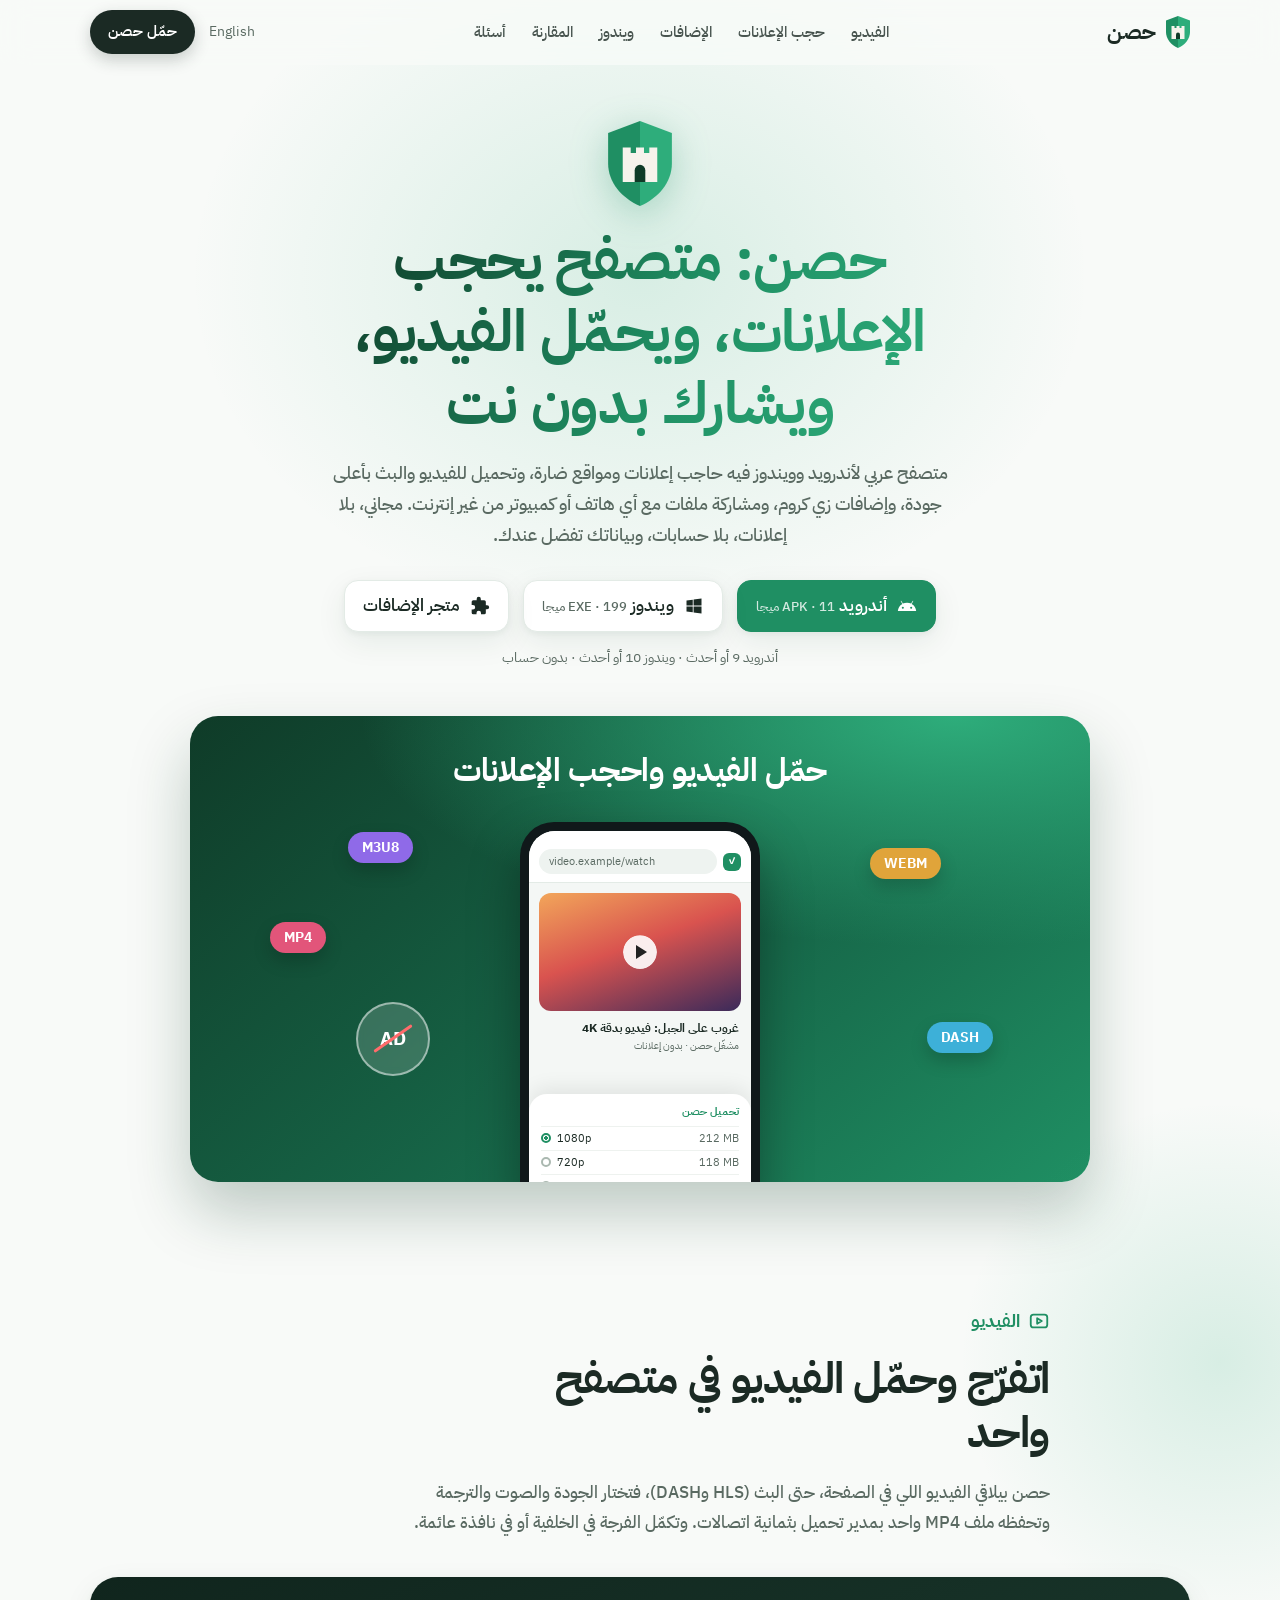
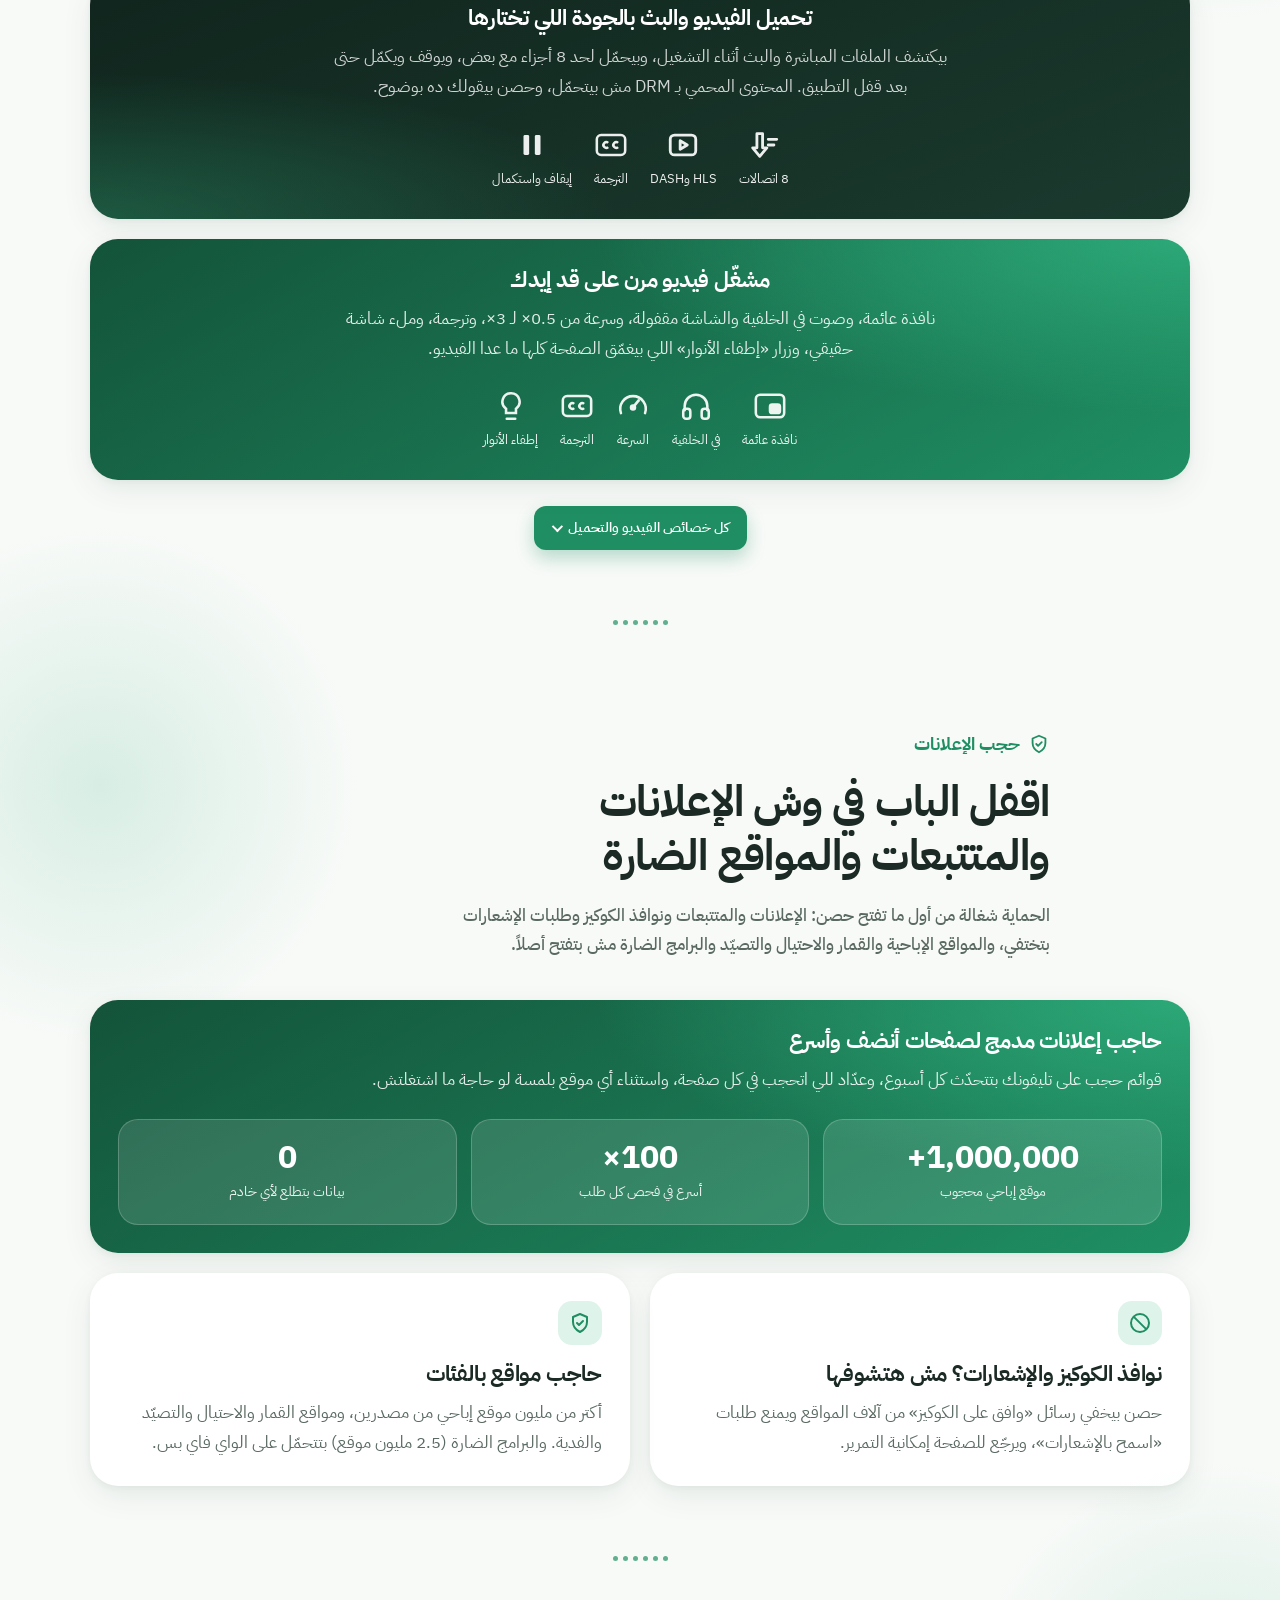
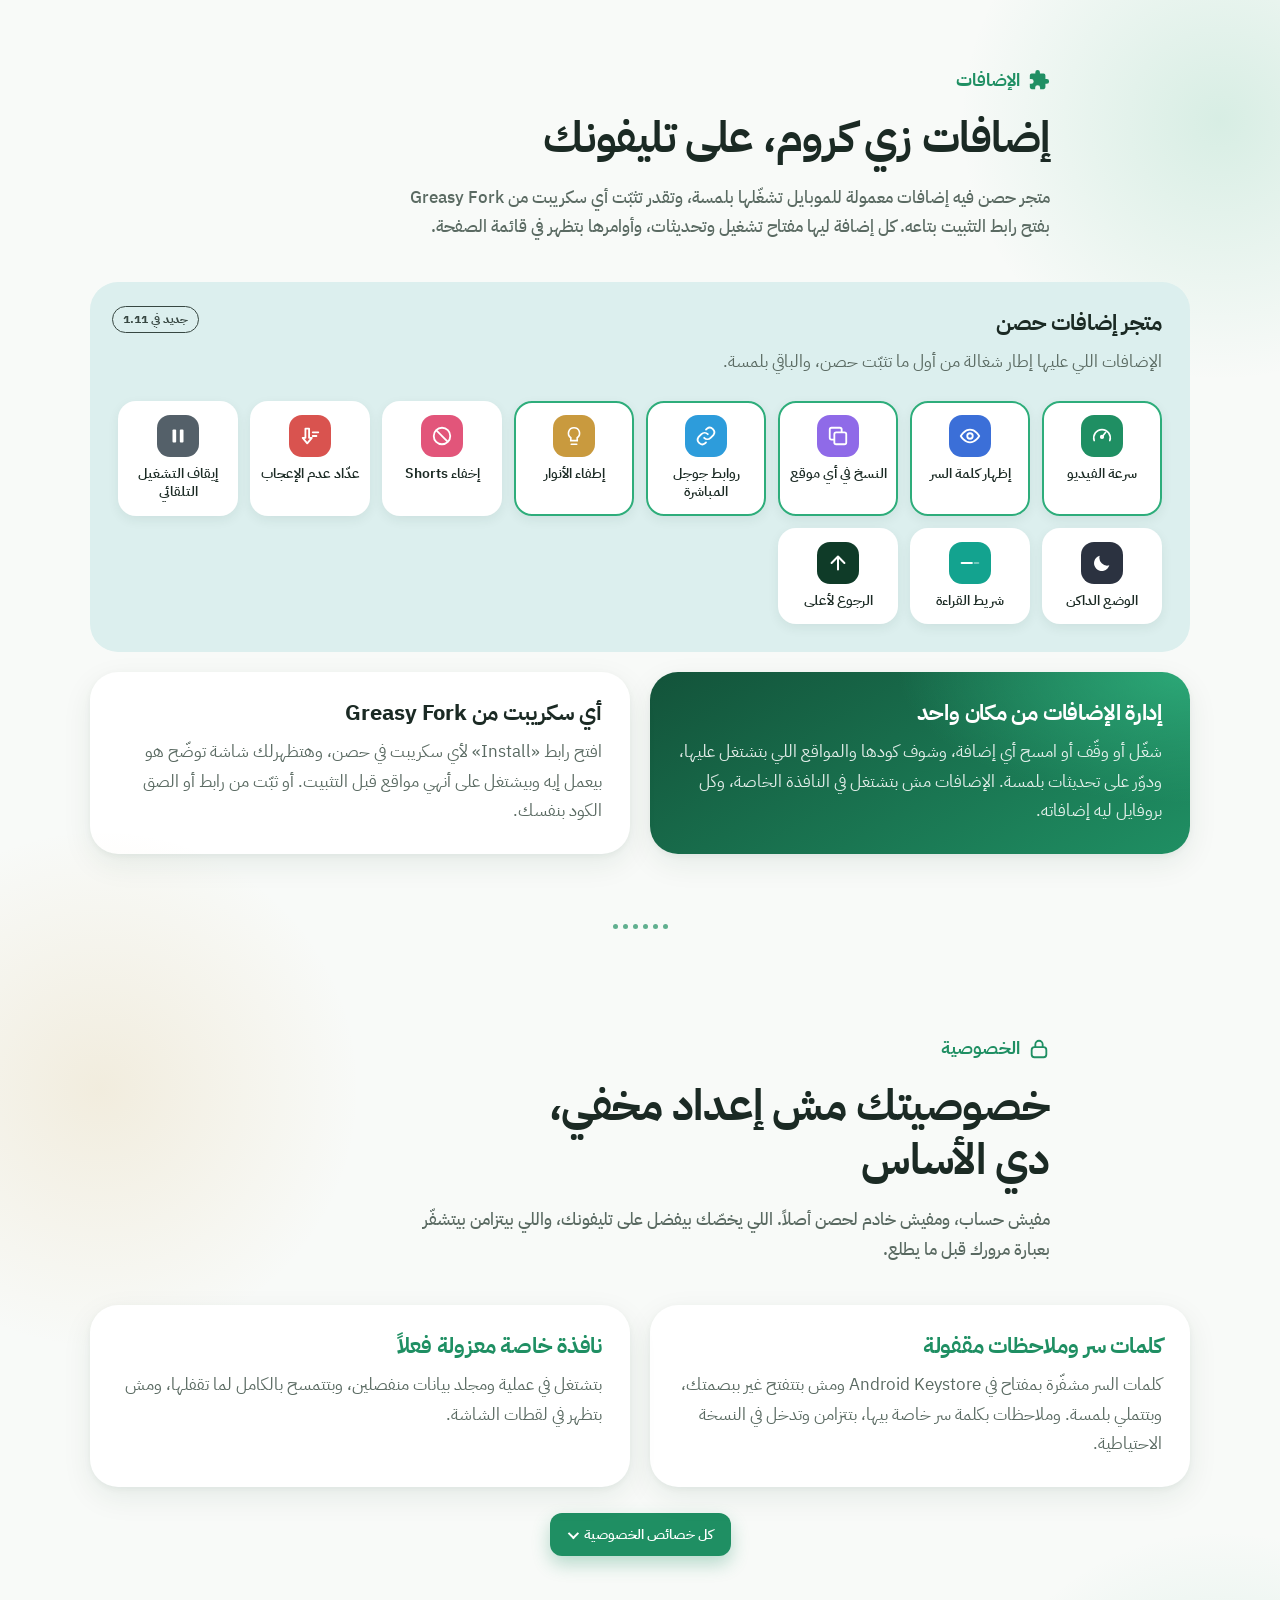
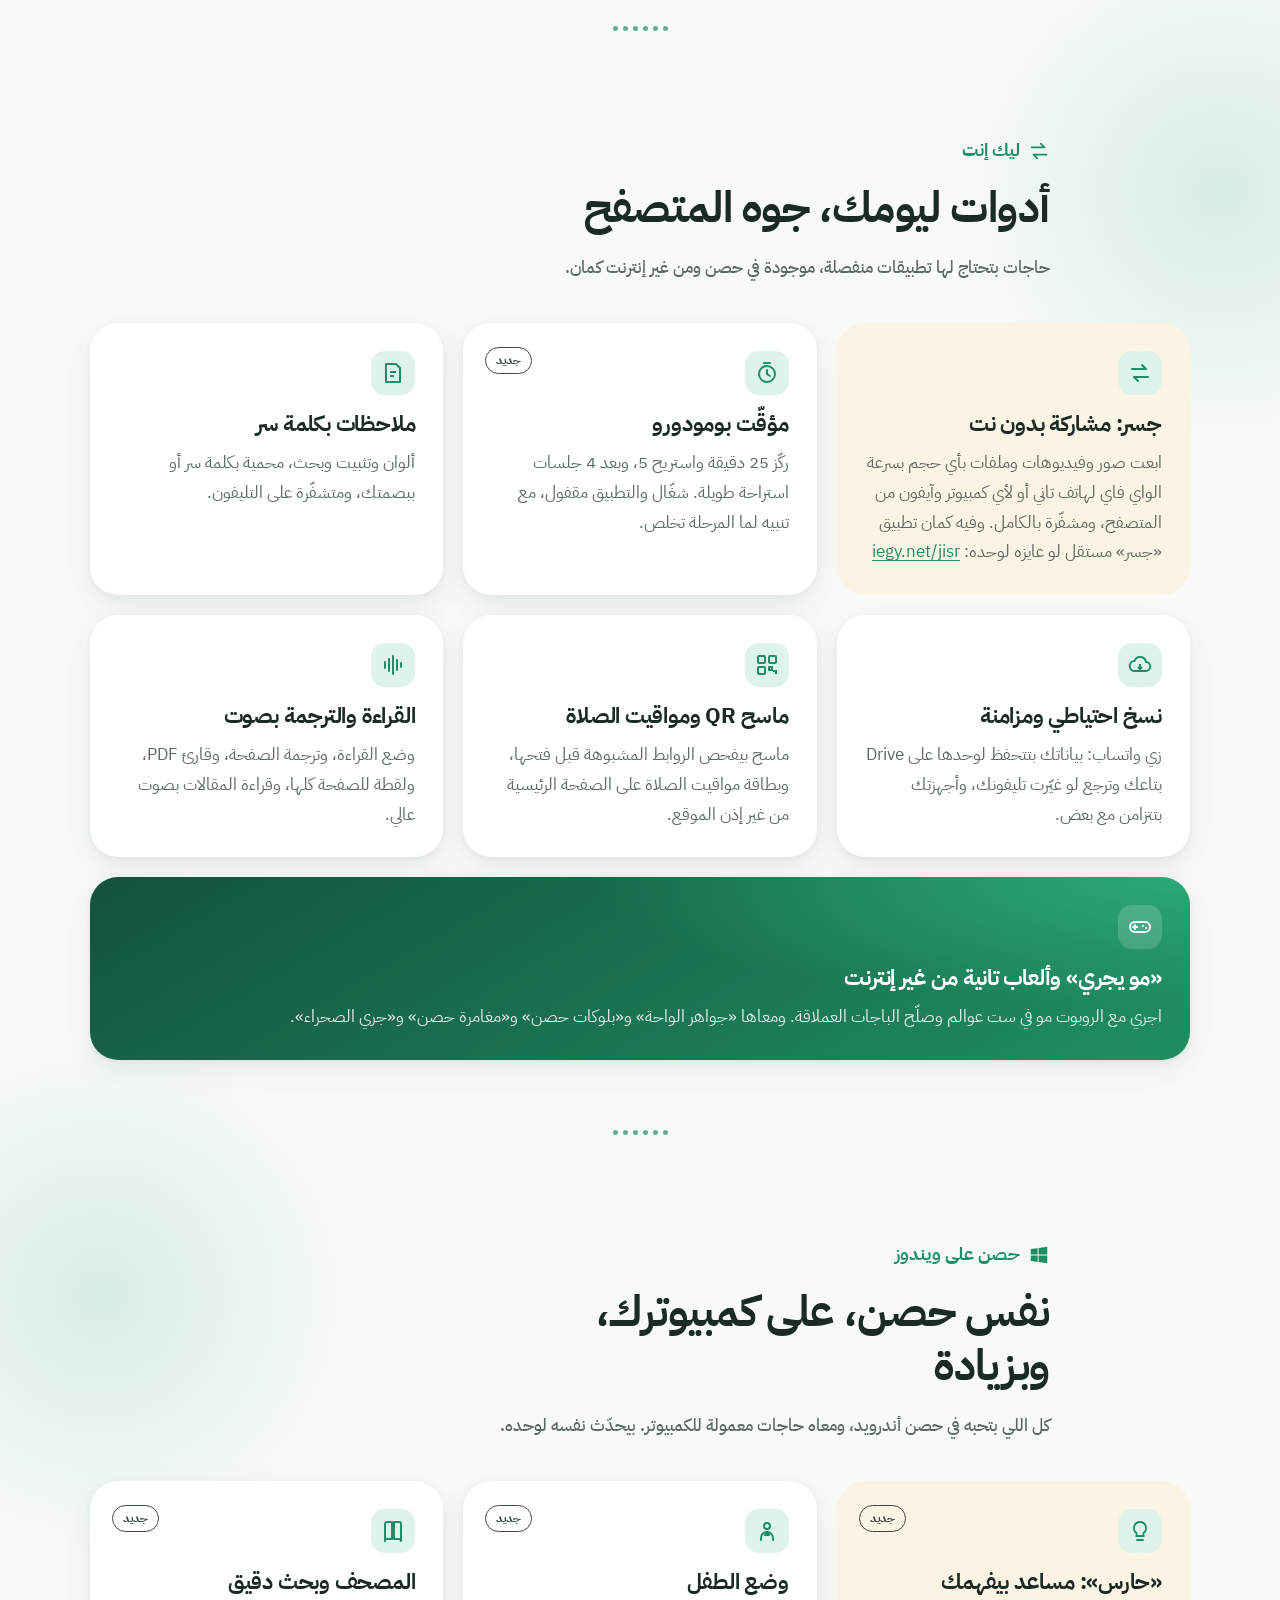
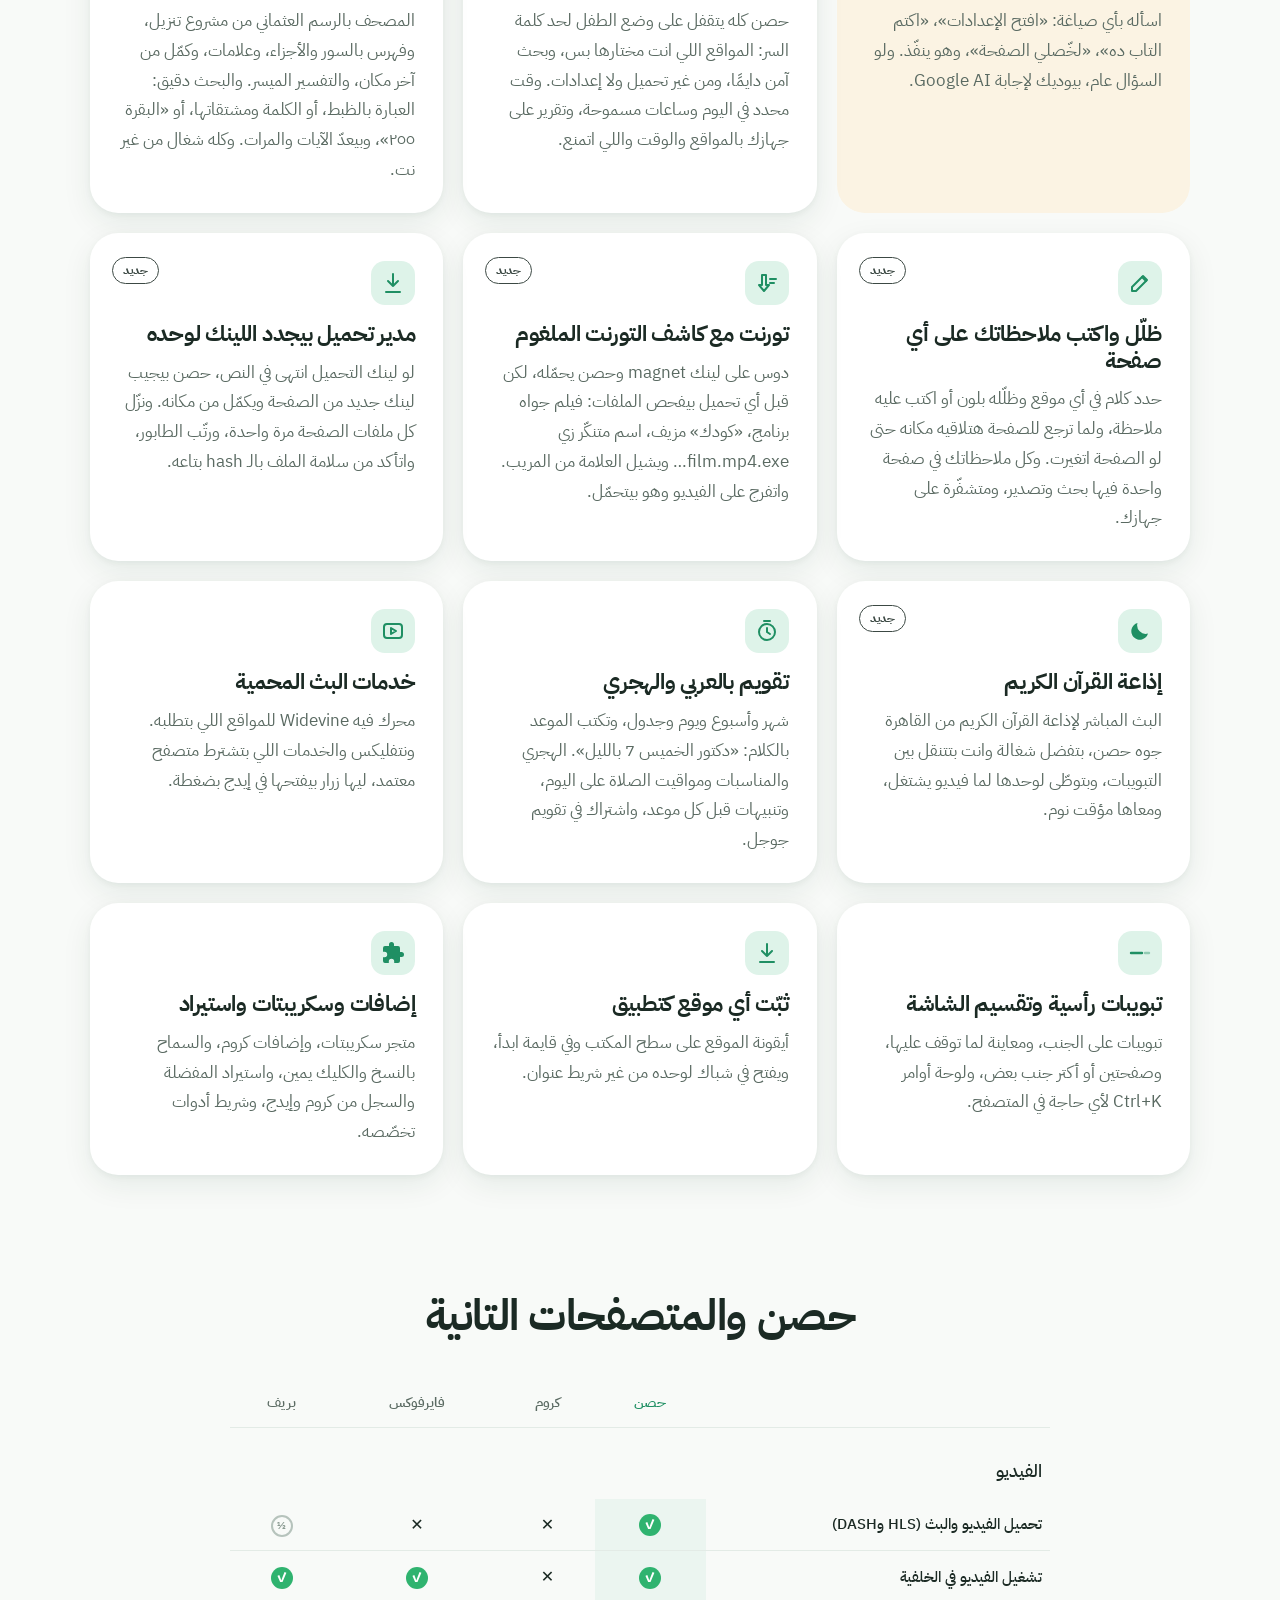
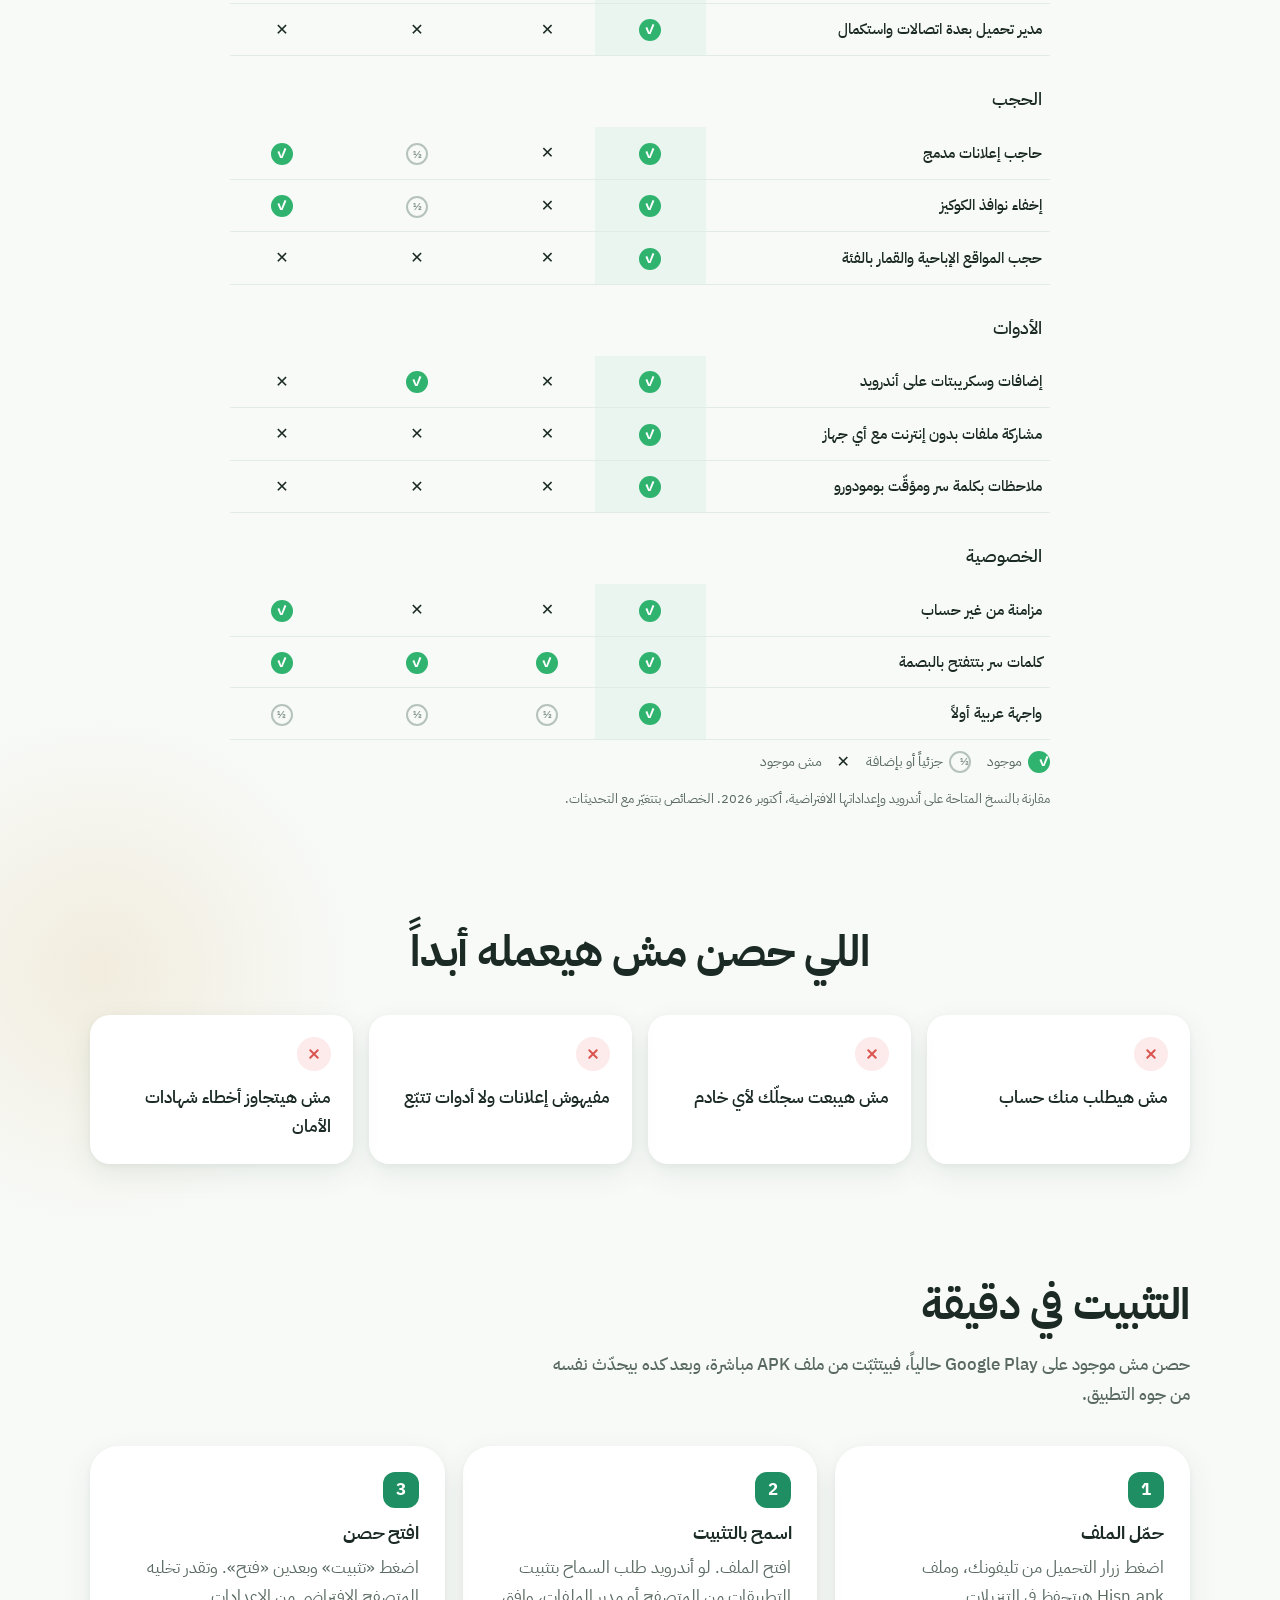
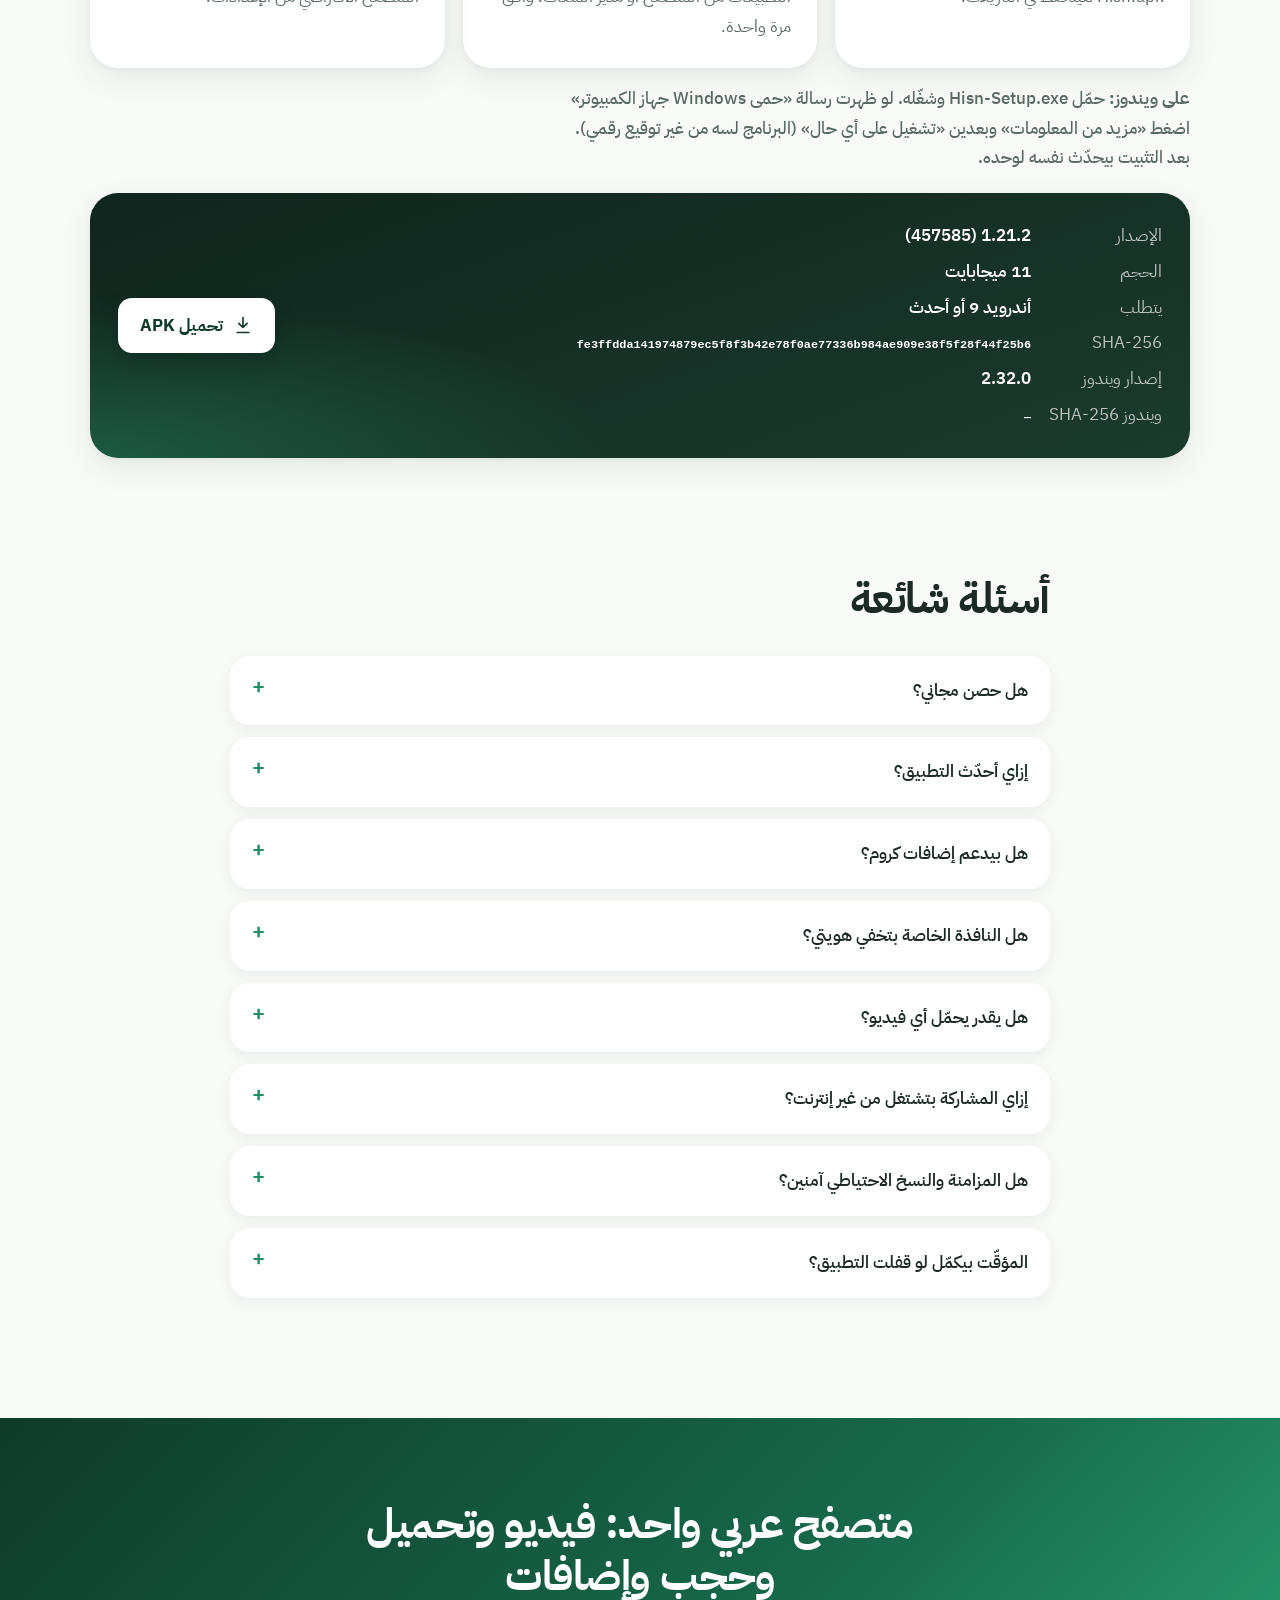
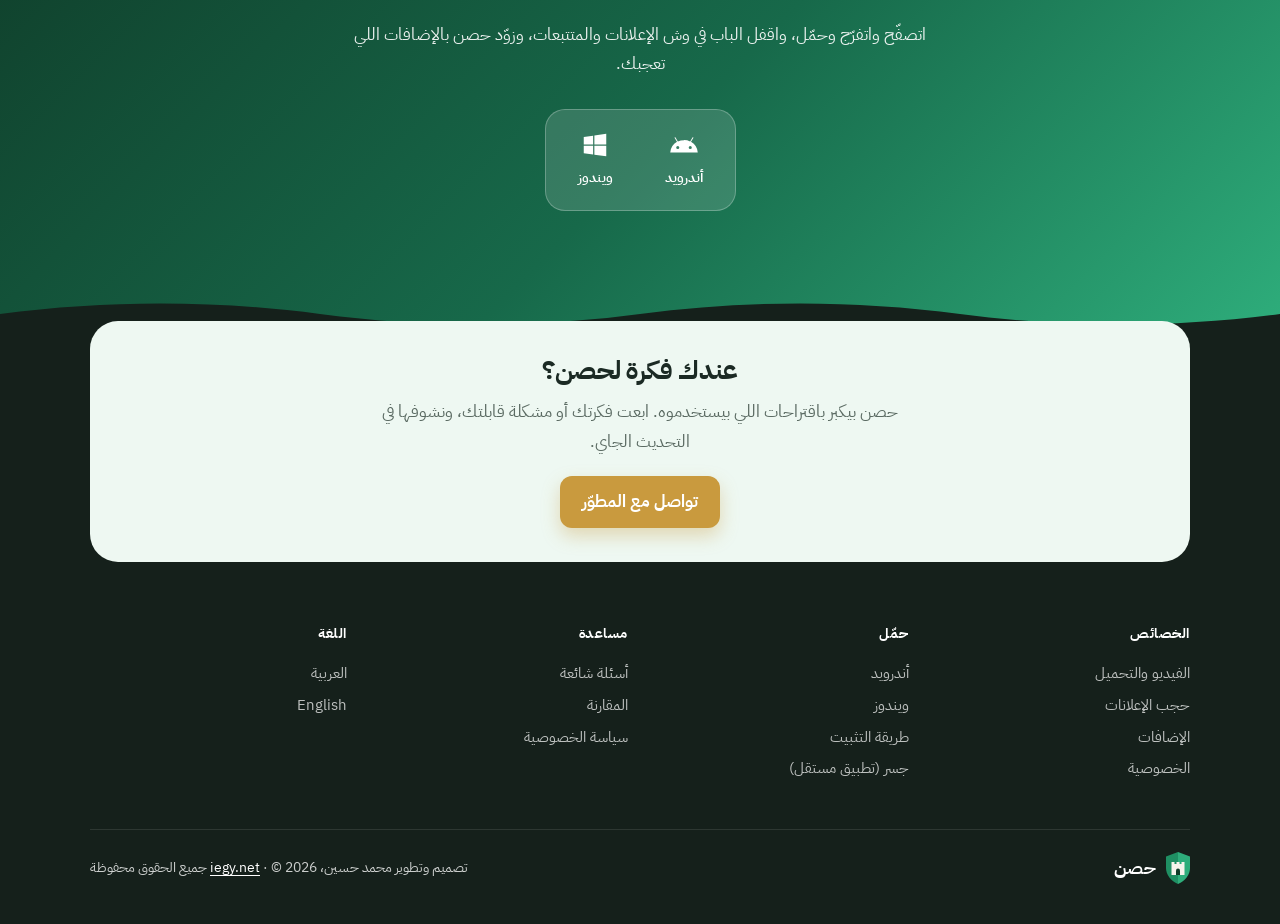
<file: index.html>
<!doctype html>
<html lang="ar" dir="rtl">
<head>
  <meta charset="utf-8">
  <meta name="viewport" content="width=device-width, initial-scale=1">
  <title>حصن | متصفح يحجب الإعلانات ويحمّل الفيديو ويشارك بدون نت</title>
  <meta name="description" content="حصن متصفح أندرويد عربي يحجب الإعلانات والمواقع الضارة، ويحمّل الفيديو والبث، وفيه إضافات زي كروم، ويشارك الملفات بدون إنترنت مع أي هاتف أو كمبيوتر. مجاني وبلا إعلانات ولا حسابات.">
  <meta name="theme-color" content="#f8faf8">
  <link rel="icon" href="assets/favicon.svg" type="image/svg+xml">
  <link rel="alternate" hreflang="en" href="en/">
  <meta property="og:title" content="حصن | متصفح يحجب الإعلانات ويحمّل الفيديو ويشارك بدون نت">
  <meta property="og:description" content="متصفح عربي بحاجب إعلانات وتحميل فيديو وإضافات ومشاركة ملفات بدون نت ومدير كلمات سر ومؤقّت بومودورو، بلا حسابات ولا خوادم.">
  <meta property="og:type" content="website">
  <link rel="preconnect" href="https://fonts.googleapis.com">
  <link rel="preconnect" href="https://fonts.gstatic.com" crossorigin>
  <link href="https://fonts.googleapis.com/css2?family=IBM+Plex+Sans+Arabic:wght@400;500;600;700&display=swap" rel="stylesheet">
  <link rel="stylesheet" href="assets/site.css">
<script data-goatcounter="https://hisn.goatcounter.com/count" async src="https://gc.zgo.at/count.js"></script>
</head>
<body>
<a class="skip" href="#main">تخطَّ إلى المحتوى</a>

<svg width="0" height="0" style="position:absolute" aria-hidden="true">
  <defs>
    <symbol id="i-dl" viewBox="0 0 24 24" fill="none" stroke="currentColor" stroke-width="2" stroke-linecap="round" stroke-linejoin="round"><path d="M12 3v12M7 10l5 5 5-5M5 21h14"/></symbol>
    <symbol id="i-android" viewBox="0 0 24 24" fill="currentColor"><path d="M17.6 9.48l1.84-3.18a.38.38 0 0 0-.66-.38l-1.86 3.22A11.4 11.4 0 0 0 12 8.1c-1.77 0-3.43.38-4.92 1.04L5.22 5.92a.38.38 0 0 0-.66.38L6.4 9.48A10.8 10.8 0 0 0 1 18h22a10.8 10.8 0 0 0-5.4-8.52zM7 15.25a1.25 1.25 0 1 1 0-2.5 1.25 1.25 0 0 1 0 2.5zm10 0a1.25 1.25 0 1 1 0-2.5 1.25 1.25 0 0 1 0 2.5z"/></symbol>
    <symbol id="i-win" viewBox="0 0 24 24" fill="currentColor"><path d="M3 5.5l7.5-1v7H3zM11.5 4.3L21 3v8.5h-9.5zM3 12.5h7.5v7L3 18.5zM11.5 12.5H21V21l-9.5-1.3z"/></symbol>
    <symbol id="i-play" viewBox="0 0 24 24" fill="none" stroke="currentColor" stroke-width="2" stroke-linejoin="round"><rect x="3" y="5" width="18" height="14" rx="3"/><path d="M10 9l5 3-5 3z"/></symbol>
    <symbol id="i-shield" viewBox="0 0 24 24" fill="none" stroke="currentColor" stroke-width="2" stroke-linecap="round" stroke-linejoin="round"><path d="M12 3l7 3v5c0 5-3 8-7 10-4-2-7-5-7-10V6z"/><path d="M9 12l2 2 4-4"/></symbol>
    <symbol id="i-puzzle" viewBox="0 0 24 24" fill="currentColor"><path d="M20.5 11H19V7a2 2 0 0 0-2-2h-4V3.5a2.5 2.5 0 0 0-5 0V5H4a2 2 0 0 0-2 2v3.8h1.5a2.7 2.7 0 0 1 0 5.4H2V20a2 2 0 0 0 2 2h3.8v-1.5a2.7 2.7 0 0 1 5.4 0V22H17a2 2 0 0 0 2-2v-4h1.5a2.5 2.5 0 0 0 0-5z"/></symbol>
    <symbol id="i-lock" viewBox="0 0 24 24" fill="none" stroke="currentColor" stroke-width="2" stroke-linecap="round" stroke-linejoin="round"><rect x="4" y="10" width="16" height="11" rx="3"/><path d="M8 10V7a4 4 0 0 1 8 0v3"/></symbol>
    <symbol id="i-swap" viewBox="0 0 24 24" fill="none" stroke="currentColor" stroke-width="2" stroke-linecap="round" stroke-linejoin="round"><path d="M4 8h14l-4-4M20 16H6l4 4"/></symbol>
    <symbol id="i-sun" viewBox="0 0 24 24" fill="none" stroke="currentColor" stroke-width="2" stroke-linecap="round"><circle cx="12" cy="12" r="4"/><path d="M12 2v2M12 20v2M2 12h2M20 12h2M5 5l1.5 1.5M17.5 17.5L19 19M5 19l1.5-1.5M17.5 6.5L19 5"/></symbol>
    <symbol id="i-pip" viewBox="0 0 24 24" fill="none" stroke="currentColor" stroke-width="1.8" stroke-linejoin="round"><rect x="2" y="4" width="20" height="16" rx="3"/><rect x="12" y="11" width="7" height="6" rx="1.5" fill="currentColor"/></symbol>
    <symbol id="i-head" viewBox="0 0 24 24" fill="none" stroke="currentColor" stroke-width="1.8" stroke-linecap="round"><path d="M4 15v-3a8 8 0 0 1 16 0v3"/><rect x="3" y="14" width="5" height="7" rx="2"/><rect x="16" y="14" width="5" height="7" rx="2"/></symbol>
    <symbol id="i-speed" viewBox="0 0 24 24" fill="none" stroke="currentColor" stroke-width="1.8" stroke-linecap="round"><path d="M3.5 17a9 9 0 1 1 17 0"/><path d="M12 13l4-5"/><circle cx="12" cy="13" r="1.4" fill="currentColor"/></symbol>
    <symbol id="i-cc" viewBox="0 0 24 24" fill="none" stroke="currentColor" stroke-width="1.8"><rect x="2" y="5" width="20" height="14" rx="3"/><path d="M10 10.5a2 2 0 1 0 0 3M17 10.5a2 2 0 1 0 0 3"/></symbol>
    <symbol id="i-bulb" viewBox="0 0 24 24" fill="none" stroke="currentColor" stroke-width="1.8" stroke-linecap="round"><path d="M9 21h6M10 17h4M12 3a6 6 0 0 0-3.5 10.9V17h7v-3.1A6 6 0 0 0 12 3z"/></symbol>
    <symbol id="i-eye" viewBox="0 0 24 24" fill="none" stroke="currentColor" stroke-width="2"><path d="M2 12s3.6-7 10-7 10 7 10 7-3.6 7-10 7S2 12 2 12z"/><circle cx="12" cy="12" r="3"/></symbol>
    <symbol id="i-copy" viewBox="0 0 24 24" fill="none" stroke="currentColor" stroke-width="2" stroke-linejoin="round"><rect x="8" y="8" width="13" height="13" rx="2"/><path d="M16 8V5a2 2 0 0 0-2-2H5a2 2 0 0 0-2 2v9a2 2 0 0 0 2 2h3"/></symbol>
    <symbol id="i-link" viewBox="0 0 24 24" fill="none" stroke="currentColor" stroke-width="2" stroke-linecap="round"><path d="M10 14a5 5 0 0 0 7 0l3-3a5 5 0 0 0-7-7l-1 1M14 10a5 5 0 0 0-7 0l-3 3a5 5 0 0 0 7 7l1-1"/></symbol>
    <symbol id="i-block" viewBox="0 0 24 24" fill="none" stroke="currentColor" stroke-width="2"><circle cx="12" cy="12" r="9"/><path d="M5.6 5.6l12.8 12.8"/></symbol>
    <symbol id="i-down" viewBox="0 0 24 24" fill="none" stroke="currentColor" stroke-width="2" stroke-linecap="round" stroke-linejoin="round"><path d="M7 4v10H4l5 6 5-6h-3V4z"/><path d="M15 8h6M15 12h4"/></symbol>
    <symbol id="i-pause" viewBox="0 0 24 24" fill="currentColor"><rect x="6" y="5" width="4" height="14" rx="1"/><rect x="14" y="5" width="4" height="14" rx="1"/></symbol>
    <symbol id="i-book" viewBox="0 0 24 24" fill="none" stroke="currentColor" stroke-width="2" stroke-linecap="round" stroke-linejoin="round"><path d="M4 5a2 2 0 0 1 2-2h5v17H6a2 2 0 0 0-2 2z"/><path d="M20 5a2 2 0 0 0-2-2h-5v17h5a2 2 0 0 1 2 2z"/></symbol>
    <symbol id="i-pen" viewBox="0 0 24 24" fill="none" stroke="currentColor" stroke-width="2" stroke-linecap="round" stroke-linejoin="round"><path d="M4 20h4L19 9l-4-4L4 16z"/><path d="M14 6l4 4"/></symbol>
    <symbol id="i-kid" viewBox="0 0 24 24" fill="none" stroke="currentColor" stroke-width="2" stroke-linecap="round" stroke-linejoin="round"><circle cx="12" cy="7" r="3"/><path d="M6 21v-2a6 6 0 0 1 12 0v2"/><path d="M12 13l-2 3h4z"/></symbol>
    <symbol id="i-moon" viewBox="0 0 24 24" fill="currentColor"><path d="M20 14.5A8.5 8.5 0 0 1 9.5 4a8.5 8.5 0 1 0 10.5 10.5z"/></symbol>
    <symbol id="i-bar" viewBox="0 0 24 24" fill="none" stroke="currentColor" stroke-width="2.4" stroke-linecap="round"><path d="M3 12h11"/><path d="M17 12h4" opacity=".4"/></symbol>
    <symbol id="i-up" viewBox="0 0 24 24" fill="none" stroke="currentColor" stroke-width="2.2" stroke-linecap="round" stroke-linejoin="round"><path d="M12 19V5M5 12l7-7 7 7"/></symbol>
    <symbol id="i-timer" viewBox="0 0 24 24" fill="none" stroke="currentColor" stroke-width="2" stroke-linecap="round"><circle cx="12" cy="13" r="8"/><path d="M12 9v4l3 2M9 2h6"/></symbol>
    <symbol id="i-note" viewBox="0 0 24 24" fill="none" stroke="currentColor" stroke-width="2" stroke-linejoin="round"><path d="M5 3h10l4 4v14H5z"/><path d="M9 11h6M9 15h4"/></symbol>
    <symbol id="i-qr" viewBox="0 0 24 24" fill="none" stroke="currentColor" stroke-width="2"><rect x="3" y="3" width="7" height="7" rx="1"/><rect x="14" y="3" width="7" height="7" rx="1"/><rect x="3" y="14" width="7" height="7" rx="1"/><path d="M14 14h3v3h-3zM18 18h3v3"/></symbol>
    <symbol id="i-game" viewBox="0 0 24 24" fill="none" stroke="currentColor" stroke-width="2" stroke-linecap="round"><rect x="2" y="7" width="20" height="10" rx="5"/><path d="M7 10v4M5 12h4M15 11h.01M18 13h.01"/></symbol>
    <symbol id="i-voice" viewBox="0 0 24 24" fill="none" stroke="currentColor" stroke-width="2" stroke-linecap="round"><path d="M4 9v6M8 6v12M12 3v18M16 7v10M20 10v4"/></symbol>
    <symbol id="i-cloud" viewBox="0 0 24 24" fill="none" stroke="currentColor" stroke-width="2" stroke-linejoin="round"><path d="M7 18a5 5 0 0 1-.6-10A6 6 0 0 1 18 9a4.5 4.5 0 0 1-.5 9z"/><path d="M12 11v5M10 14l2 2 2-2"/></symbol>
    <symbol id="i-moon2" viewBox="0 0 24 24" fill="none" stroke="currentColor" stroke-width="2"><circle cx="12" cy="12" r="9"/><path d="M12 7v5l3 2"/></symbol>
  </defs>
</svg>

<header class="top">
  <div class="wrap">
    <a class="brand" href="./" aria-label="حصن، الصفحة الرئيسية"><img src="assets/logo.svg" alt="" width="24" height="32"><span>حصن</span></a>
    <nav class="nav" aria-label="أقسام الموقع">
      <a href="#video">الفيديو</a>
      <a href="#blocking">حجب الإعلانات</a>
      <a href="#extensions">الإضافات</a>
      <a href="#windows">ويندوز</a>
      <a href="#compare">المقارنة</a>
      <a href="#faq">أسئلة</a>
    </nav>
    <div class="top-end">
      <a class="lang" href="en/" hreflang="en" lang="en">English</a>
      <a class="pill-dark" href="#install">حمّل حصن</a>
    </div>
  </div>
</header>

<main id="main">
  <section class="hero glow" aria-labelledby="hero-title">
    <div class="wrap">
      <img class="mark" src="assets/logo.svg" alt="" width="64" height="85">
      <h1 id="hero-title">حصن: متصفح يحجب الإعلانات، ويحمّل الفيديو، ويشارك بدون نت</h1>
      <p class="lead">متصفح عربي لأندرويد وويندوز فيه حاجب إعلانات ومواقع ضارة، وتحميل للفيديو والبث بأعلى جودة، وإضافات زي كروم، ومشاركة ملفات مع أي هاتف أو كمبيوتر من غير إنترنت. مجاني، بلا إعلانات، بلا حسابات، وبياناتك تفضل عندك.</p>
      <div class="platforms">
        <a class="plat primary" href="download/Hisn.apk"><svg><use href="#i-android"/></svg><span>أندرويد <small>APK · <span data-hisn="size">11</span> ميجا</small></span></a>
        <div class="cta-win" data-hisn="win">
          <a class="plat" href="https://github.com/egytop/H-releases/releases/latest/download/Hisn-Setup.exe"><svg><use href="#i-win"/></svg><span>ويندوز <small>EXE · <span data-hisn="win-size">199</span> ميجا</small></span></a>
        </div>
        <a class="plat" href="#extensions"><svg><use href="#i-puzzle"/></svg><span>متجر الإضافات</span></a>
      </div>
      <p class="fine">أندرويد 9 أو أحدث · ويندوز 10 أو أحدث · بدون حساب</p>

      <div class="showcase" aria-hidden="true">
        <h2>حمّل الفيديو واحجب الإعلانات</h2>
        <div class="stage">
          <span class="float f-hls" style="top:20px;left:16%">M3U8</span>
          <span class="float f-mp4 b" style="top:110px;left:7%">MP4</span>
          <span class="float f-dash c" style="top:210px;right:9%">DASH</span>
          <span class="float f-mp3 b" style="top:36px;right:15%">WEBM</span>
          <div class="badge-ad" style="top:190px;left:17%"><span>AD</span></div>
          <div class="phone">
            <div class="scr">
              <div class="bar"><span class="shield">✓</span><span class="addr">video.example/watch</span></div>
              <div class="video"></div>
              <div class="t">غروب على الجبل: فيديو بدقة 4K</div>
              <div class="s">مشغّل حصن · بدون إعلانات</div>
              <div class="sheet">
                <b>تحميل حصن</b>
                <div class="q on"><span><i></i>1080p</span><span>212 MB</span></div>
                <div class="q"><span><i></i>720p</span><span>118 MB</span></div>
                <div class="q"><span><i></i>480p</span><span>64 MB</span></div>
              </div>
            </div>
          </div>
        </div>
      </div>
    </div>
  </section>

  <!-- Video -->
  <section class="sec glow left" id="video" aria-labelledby="video-title">
    <div class="narrow rv">
      <span class="eyebrow"><svg><use href="#i-play"/></svg>الفيديو</span>
      <h2 id="video-title">اتفرّج وحمّل الفيديو في متصفح واحد</h2>
      <p class="sub">حصن بيلاقي الفيديو اللي في الصفحة، حتى البث (HLS وDASH)، فتختار الجودة والصوت والترجمة وتحفظه ملف MP4 واحد بمدير تحميل بثمانية اتصالات. وتكمّل الفرجة في الخلفية أو في نافذة عائمة.</p>
    </div>
    <div class="wrap">
      <div class="cards g2">
        <article class="card dark wide center rv">
          <h3>تحميل الفيديو والبث بالجودة اللي تختارها</h3>
          <p>بيكتشف الملفات المباشرة والبث أثناء التشغيل، وبيحمّل لحد 8 أجزاء مع بعض، ويوقف ويكمّل حتى بعد قفل التطبيق. المحتوى المحمي بـ DRM مش بيتحمّل، وحصن بيقولك ده بوضوح.</p>
          <div class="ctrls">
            <div><svg><use href="#i-down"/></svg>8 اتصالات</div>
            <div><svg><use href="#i-play"/></svg>HLS وDASH</div>
            <div><svg><use href="#i-cc"/></svg>الترجمة</div>
            <div><svg><use href="#i-pause"/></svg>إيقاف واستكمال</div>
          </div>
        </article>
        <article class="card green wide center rv">
          <h3>مشغّل فيديو مرن على قد إيدك</h3>
          <p>نافذة عائمة، وصوت في الخلفية والشاشة مقفولة، وسرعة من 0.5× لـ 3×، وترجمة، وملء شاشة حقيقي، وزرار «إطفاء الأنوار» اللي بيغمّق الصفحة كلها ما عدا الفيديو.</p>
          <div class="ctrls">
            <div><svg><use href="#i-pip"/></svg>نافذة عائمة</div>
            <div><svg><use href="#i-head"/></svg>في الخلفية</div>
            <div><svg><use href="#i-speed"/></svg>السرعة</div>
            <div><svg><use href="#i-cc"/></svg>الترجمة</div>
            <div><svg><use href="#i-bulb"/></svg>إطفاء الأنوار</div>
          </div>
        </article>
      </div>
      <details class="more">
        <summary>كل خصائص الفيديو والتحميل</summary>
        <ul class="points">
          <li><h3>حتى 8 اتصالات للملف</h3><p>يقسم الملف ويحمّل أجزاءه معاً، مع إيقاف واستئناف حتى بعد إغلاق التطبيق، وحدّ للسرعة وخيار Wi‑Fi فقط.</p></li>
          <li><h3>التقاط فيديو HLS وDASH</h3><p>يكتشف البث أثناء تشغيله، فتختار الجودة والصوت والترجمة، ويحوّله إلى ملف MP4 واحد.</p></li>
          <li><h3>تشغيل في الخلفية</h3><p>الصوت والفيديو يستمران حين تخرج من حصن أو تقفل الشاشة، مع أزرار التحكم في الإشعار.</p></li>
          <li><h3>ملء الشاشة الحقيقي</h3><p>الفيديو العريض يدور أفقياً ويملأ الشاشة كلها حتى منطقة الكاميرا.</p></li>
          <li><h3>مشغّل حصن</h3><p>قوائم تشغيل من تنزيلاتك، وسرعة وترجمة وجودة، ونافذة عائمة، ويتذكر أين توقفت. اسحب للصوت والإضاءة، وانقر مرتين للتقديم.</p></li>
          <li><h3>شغّل البث من الصفحة</h3><p>أي فيديو يجده حصن في الصفحة، حتى بث m3u8، تشغّله في المشغّل مباشرة دون تنزيله.</p></li>
          <li><h3>حفظ الصفحة</h3><p>احفظ أي صفحة كملف HTML، أو كأرشيف كامل بالصور يفتح بدون إنترنت.</p></li>
          <li><h3>«افتح بواسطة» من أي تطبيق</h3><p>يظهر «مشغّل حصن» عند فتح فيديو أو صوت أو صورة أو ملف نصي من مدير الملفات أو المعرض.</p></li>
        </ul>
      </details>
    </div>
    <div class="dots" aria-hidden="true"><i></i><i></i><i></i><i></i><i></i><i></i></div>
  </section>

  <!-- Blocking -->
  <section class="sec glow" id="blocking" aria-labelledby="block-title">
    <div class="narrow rv">
      <span class="eyebrow"><svg><use href="#i-shield"/></svg>حجب الإعلانات</span>
      <h2 id="block-title">اقفل الباب في وش الإعلانات والمتتبعات والمواقع الضارة</h2>
      <p class="sub">الحماية شغالة من أول ما تفتح حصن: الإعلانات والمتتبعات ونوافذ الكوكيز وطلبات الإشعارات بتختفي، والمواقع الإباحية والقمار والاحتيال والتصيّد والبرامج الضارة مش بتفتح أصلاً.</p>
    </div>
    <div class="wrap">
      <div class="cards g2">
        <article class="card green wide rv">
          <h3>حاجب إعلانات مدمج لصفحات أنضف وأسرع</h3>
          <p>قوائم حجب على تليفونك بتتحدّث كل أسبوع، وعدّاد للي اتحجب في كل صفحة، واستثناء أي موقع بلمسة لو حاجة ما اشتغلتش.</p>
          <div class="stats">
            <div class="stat"><b>+1,000,000</b><span>موقع إباحي محجوب</span></div>
            <div class="stat"><b>×100</b><span>أسرع في فحص كل طلب</span></div>
            <div class="stat"><b>0</b><span>بيانات بتطلع لأي خادم</span></div>
          </div>
        </article>
        <article class="card rv">
          <div class="ico"><svg><use href="#i-block"/></svg></div>
          <h3>نوافذ الكوكيز والإشعارات؟ مش هتشوفها</h3>
          <p>حصن بيخفي رسائل «وافق على الكوكيز» من آلاف المواقع ويمنع طلبات «اسمح بالإشعارات»، ويرجّع للصفحة إمكانية التمرير.</p>
        </article>
        <article class="card rv">
          <div class="ico"><svg><use href="#i-shield"/></svg></div>
          <h3>حاجب مواقع بالفئات</h3>
          <p>أكتر من مليون موقع إباحي من مصدرين، ومواقع القمار والاحتيال والتصيّد والفدية. والبرامج الضارة (2.5 مليون موقع) بتتحمّل على الواي فاي بس.</p>
        </article>
      </div>
    </div>
    <div class="dots" aria-hidden="true"><i></i><i></i><i></i><i></i><i></i><i></i></div>
  </section>

  <!-- Extensions -->
  <section class="sec glow left" id="extensions" aria-labelledby="ext-title">
    <div class="narrow rv">
      <span class="eyebrow"><svg><use href="#i-puzzle"/></svg>الإضافات</span>
      <h2 id="ext-title">إضافات زي كروم، على تليفونك</h2>
      <p class="sub">متجر حصن فيه إضافات معمولة للموبايل تشغّلها بلمسة، وتقدر تثبّت أي سكريبت من Greasy Fork بفتح رابط التثبيت بتاعه. كل إضافة ليها مفتاح تشغيل وتحديثات، وأوامرها بتظهر في قائمة الصفحة.</p>
    </div>
    <div class="wrap">
      <div class="cards g2">
        <article class="card sky wide rv">
          <span class="tag">جديد في 1.11</span>
          <h3>متجر إضافات حصن</h3>
          <p>الإضافات اللي عليها إطار شغالة من أول ما تثبّت حصن، والباقي بلمسة.</p>
          <div class="exts">
            <div class="ext on"><i style="background:#1f8f63"><svg><use href="#i-speed"/></svg></i>سرعة الفيديو</div>
            <div class="ext on"><i style="background:#3b6fd8"><svg><use href="#i-eye"/></svg></i>إظهار كلمة السر</div>
            <div class="ext on"><i style="background:#8f6ae8"><svg><use href="#i-copy"/></svg></i>النسخ في أي موقع</div>
            <div class="ext on"><i style="background:#2d9cdb"><svg><use href="#i-link"/></svg></i>روابط جوجل المباشرة</div>
            <div class="ext on"><i style="background:#c99a3e"><svg><use href="#i-bulb"/></svg></i>إطفاء الأنوار</div>
            <div class="ext"><i style="background:#e2557a"><svg><use href="#i-block"/></svg></i>إخفاء Shorts</div>
            <div class="ext"><i style="background:#d9534f"><svg><use href="#i-down"/></svg></i>عدّاد عدم الإعجاب</div>
            <div class="ext"><i style="background:#546069"><svg><use href="#i-pause"/></svg></i>إيقاف التشغيل التلقائي</div>
            <div class="ext"><i style="background:#2b3240"><svg><use href="#i-moon"/></svg></i>الوضع الداكن</div>
            <div class="ext"><i style="background:#13a38f"><svg><use href="#i-bar"/></svg></i>شريط القراءة</div>
            <div class="ext"><i style="background:#0f3b28"><svg><use href="#i-up"/></svg></i>الرجوع لأعلى</div>
          </div>
        </article>
        <article class="card green rv">
          <h3>إدارة الإضافات من مكان واحد</h3>
          <p>شغّل أو وقّف أو امسح أي إضافة، وشوف كودها والمواقع اللي بتشتغل عليها، ودوّر على تحديثات بلمسة. الإضافات مش بتشتغل في النافذة الخاصة، وكل بروفايل ليه إضافاته.</p>
        </article>
        <article class="card rv">
          <h3>أي سكريبت من Greasy Fork</h3>
          <p>افتح رابط «Install» لأي سكريبت في حصن، وهتظهرلك شاشة توضّح هو بيعمل إيه وبيشتغل على أنهي مواقع قبل التثبيت. أو ثبّت من رابط أو الصق الكود بنفسك.</p>
        </article>
      </div>
    </div>
    <div class="dots" aria-hidden="true"><i></i><i></i><i></i><i></i><i></i><i></i></div>
  </section>

  <!-- Privacy -->
  <section class="sec glow gold" id="privacy" aria-labelledby="priv-title">
    <div class="narrow rv">
      <span class="eyebrow"><svg><use href="#i-lock"/></svg>الخصوصية</span>
      <h2 id="priv-title">خصوصيتك مش إعداد مخفي، دي الأساس</h2>
      <p class="sub">مفيش حساب، ومفيش خادم لحصن أصلاً. اللي يخصّك بيفضل على تليفونك، واللي بيتزامن بيتشفّر بعبارة مرورك قبل ما يطلع.</p>
    </div>
    <div class="wrap">
      <div class="cards g2">
        <article class="card rv">
          <h3 class="hl">كلمات سر وملاحظات مقفولة</h3>
          <p>كلمات السر مشفّرة بمفتاح في Android Keystore ومش بتتفتح غير ببصمتك، وبتتملي بلمسة. وملاحظات بكلمة سر خاصة بيها، بتتزامن وتدخل في النسخة الاحتياطية.</p>
        </article>
        <article class="card rv">
          <h3 class="hl">نافذة خاصة معزولة فعلاً</h3>
          <p>بتشتغل في عملية ومجلد بيانات منفصلين، وبتتمسح بالكامل لما تقفلها، ومش بتظهر في لقطات الشاشة.</p>
        </article>
      </div>
      <details class="more">
        <summary>كل خصائص الخصوصية</summary>
        <ul class="points">
          <li><h3>روابط بلا تتبّع</h3><p>يحذف معاملات مثل utm وfbclid وgclid من الروابط قبل فتحها، ويرسل إشارة عدم التتبع (GPC) إذا فعّلتها.</p></li>
          <li><h3>HTTPS فقط</h3><p>يحاول الاتصال الآمن أولاً، ويحذّرك قبل فتح أي موقع غير مشفّر.</p></li>
          <li><h3>قفل بالبصمة</h3><p>اقفل التطبيق ببصمتك أو قفل الشاشة، وامنع لقطات الشاشة، وامسح البيانات تلقائياً عند الخروج.</p></li>
          <li><h3>إعدادات لكل موقع</h3><p>الإعلانات وجافاسكربت والحجب ومسح بيانات أي موقع، من شاشة واحدة أو من قائمة الصفحة مباشرة.</p></li>
          <li><h3>ملفات شخصية منفصلة</h3><p>عمل ودراسة وترفيه، لكل ملف إشاراته وسجله وتبويباته وإضافاته، وتسجيل دخول مختلف في نفس المواقع.</p></li>
          <li><h3>نسخ احتياطي مشفّر</h3><p>نسخة تلقائية لكل بياناتك على Google Drive بتاعك، مشفّرة بعبارة مرورك فمحدش يقدر يقراها غيرك.</p></li>
        </ul>
      </details>
    </div>
    <div class="dots" aria-hidden="true"><i></i><i></i><i></i><i></i><i></i><i></i></div>
  </section>

  <!-- Devices & tools -->
  <section class="sec glow left" id="yours" aria-labelledby="yours-title">
    <div class="narrow rv">
      <span class="eyebrow"><svg><use href="#i-swap"/></svg>ليك إنت</span>
      <h2 id="yours-title">أدوات ليومك، جوه المتصفح</h2>
      <p class="sub">حاجات بتحتاج لها تطبيقات منفصلة، موجودة في حصن ومن غير إنترنت كمان.</p>
    </div>
    <div class="wrap">
      <div class="cards g3">
        <article class="card cream rv"><div class="ico"><svg><use href="#i-swap"/></svg></div><h3>جسر: مشاركة بدون نت</h3><p>ابعت صور وفيديوهات وملفات بأي حجم بسرعة الواي فاي لهاتف تاني أو لأي كمبيوتر وآيفون من المتصفح، ومشفّرة بالكامل. وفيه كمان تطبيق «جسر» مستقل لو عايزه لوحده: <a href="https://iegy.net/jisr">iegy.net/jisr</a></p></article>
        <article class="card rv"><div class="ico"><svg><use href="#i-timer"/></svg></div><span class="tag">جديد</span><h3>مؤقّت بومودورو</h3><p>ركّز 25 دقيقة واستريح 5، وبعد 4 جلسات استراحة طويلة. شغّال والتطبيق مقفول، مع تنبيه لما المرحلة تخلص.</p></article>
        <article class="card rv"><div class="ico"><svg><use href="#i-note"/></svg></div><h3>ملاحظات بكلمة سر</h3><p>ألوان وتثبيت وبحث، محمية بكلمة سر أو ببصمتك، ومتشفّرة على التليفون.</p></article>
        <article class="card rv"><div class="ico"><svg><use href="#i-cloud"/></svg></div><h3>نسخ احتياطي ومزامنة</h3><p>زي واتساب: بياناتك بتتحفظ لوحدها على Drive بتاعك وترجع لو غيّرت تليفونك، وأجهزتك بتتزامن مع بعض.</p></article>
        <article class="card rv"><div class="ico"><svg><use href="#i-qr"/></svg></div><h3>ماسح QR ومواقيت الصلاة</h3><p>ماسح بيفحص الروابط المشبوهة قبل فتحها، وبطاقة مواقيت الصلاة على الصفحة الرئيسية من غير إذن الموقع.</p></article>
        <article class="card rv"><div class="ico"><svg><use href="#i-voice"/></svg></div><h3>القراءة والترجمة بصوت</h3><p>وضع القراءة، وترجمة الصفحة، وقارئ PDF، ولقطة للصفحة كلها، وقراءة المقالات بصوت عالي.</p></article>
        <article class="card green wide rv"><div class="ico" style="background:rgba(255,255,255,.16);color:#fff"><svg><use href="#i-game"/></svg></div><h3>«مو يجري» وألعاب تانية من غير إنترنت</h3><p>اجري مع الروبوت مو في ست عوالم وصلّح الباجات العملاقة. ومعاها «جواهر الواحة» و«بلوكات حصن» و«مغامرة حصن» و«جري الصحراء».</p></article>
      </div>
    </div>
    <div class="dots" aria-hidden="true"><i></i><i></i><i></i><i></i><i></i><i></i></div>
  </section>

  <!-- Windows -->
  <section class="sec glow" id="windows" aria-labelledby="win-title">
    <div class="narrow rv">
      <span class="eyebrow"><svg><use href="#i-win"/></svg>حصن على ويندوز</span>
      <h2 id="win-title">نفس حصن، على كمبيوترك، وبزيادة</h2>
      <p class="sub">كل اللي بتحبه في حصن أندرويد، ومعاه حاجات معمولة للكمبيوتر. بيحدّث نفسه لوحده.</p>
    </div>
    <div class="wrap">
      <div class="cards g3">
        <article class="card cream rv"><div class="ico"><svg><use href="#i-bulb"/></svg></div><span class="tag">جديد</span><h3>«حارس»: مساعد بيفهمك</h3><p>اسأله بأي صياغة: «افتح الإعدادات»، «اكتم التاب ده»، «لخّصلي الصفحة»، وهو ينفّذ. ولو السؤال عام، بيوديك لإجابة Google AI.</p></article>
        <article class="card rv"><div class="ico"><svg><use href="#i-kid"/></svg></div><span class="tag">جديد</span><h3>وضع الطفل</h3><p>حصن كله يتقفل على وضع الطفل لحد كلمة السر: المواقع اللي انت مختارها بس، وبحث آمن دايمًا، ومن غير تحميل ولا إعدادات. وقت محدد في اليوم وساعات مسموحة، وتقرير على جهازك بالمواقع والوقت واللي اتمنع.</p></article>
        <article class="card rv"><div class="ico"><svg><use href="#i-book"/></svg></div><span class="tag">جديد</span><h3>المصحف وبحث دقيق</h3><p>المصحف بالرسم العثماني من مشروع تنزيل، وفهرس بالسور والأجزاء، وعلامات، وكمّل من آخر مكان، والتفسير الميسر. والبحث دقيق: العبارة بالظبط، أو الكلمة ومشتقاتها، أو «البقرة ٢٥٥»، وبيعدّ الآيات والمرات. وكله شغال من غير نت.</p></article>
        <article class="card rv"><div class="ico"><svg><use href="#i-pen"/></svg></div><span class="tag">جديد</span><h3>ظلّل واكتب ملاحظاتك على أي صفحة</h3><p>حدد كلام في أي موقع وظلّله بلون أو اكتب عليه ملاحظة، ولما ترجع للصفحة هتلاقيه مكانه حتى لو الصفحة اتغيرت. وكل ملاحظاتك في صفحة واحدة فيها بحث وتصدير، ومتشفّرة على جهازك.</p></article>
        <article class="card rv"><div class="ico"><svg><use href="#i-down"/></svg></div><span class="tag">جديد</span><h3>تورنت مع كاشف التورنت الملغوم</h3><p>دوس على لينك magnet وحصن يحمّله، لكن قبل أي تحميل بيفحص الملفات: فيلم جواه برنامج، «كودك» مزيف، اسم متنكّر زي film.mp4.exe… ويشيل العلامة من المريب. واتفرج على الفيديو وهو بيتحمّل.</p></article>
        <article class="card rv"><div class="ico"><svg><use href="#i-dl"/></svg></div><span class="tag">جديد</span><h3>مدير تحميل بيجدد اللينك لوحده</h3><p>لو لينك التحميل انتهى في النص، حصن بيجيب لينك جديد من الصفحة ويكمّل من مكانه. ونزّل كل ملفات الصفحة مرة واحدة، ورتّب الطابور، واتأكد من سلامة الملف بالـ hash بتاعه.</p></article>
        <article class="card rv"><div class="ico"><svg><use href="#i-moon"/></svg></div><span class="tag">جديد</span><h3>إذاعة القرآن الكريم</h3><p>البث المباشر لإذاعة القرآن الكريم من القاهرة جوه حصن، بتفضل شغالة وانت بتتنقل بين التبويبات، وبتوطّى لوحدها لما فيديو يشتغل، ومعاها مؤقت نوم.</p></article>
        <article class="card rv"><div class="ico"><svg><use href="#i-timer"/></svg></div><h3>تقويم بالعربي والهجري</h3><p>شهر وأسبوع ويوم وجدول، وتكتب الموعد بالكلام: «دكتور الخميس 7 بالليل». الهجري والمناسبات ومواقيت الصلاة على اليوم، وتنبيهات قبل كل موعد، واشتراك في تقويم جوجل.</p></article>
        <article class="card rv"><div class="ico"><svg><use href="#i-play"/></svg></div><h3>خدمات البث المحمية</h3><p>محرك فيه Widevine للمواقع اللي بتطلبه. ونتفليكس والخدمات اللي بتشترط متصفح معتمد، ليها زرار بيفتحها في إيدج بضغطة.</p></article>
        <article class="card rv"><div class="ico"><svg><use href="#i-bar"/></svg></div><h3>تبويبات رأسية وتقسيم الشاشة</h3><p>تبويبات على الجنب، ومعاينة لما توقف عليها، وصفحتين أو أكتر جنب بعض، ولوحة أوامر Ctrl+K لأي حاجة في المتصفح.</p></article>
        <article class="card rv"><div class="ico"><svg><use href="#i-dl"/></svg></div><h3>ثبّت أي موقع كتطبيق</h3><p>أيقونة الموقع على سطح المكتب وفي قايمة ابدأ، ويفتح في شباك لوحده من غير شريط عنوان.</p></article>
        <article class="card rv"><div class="ico"><svg><use href="#i-puzzle"/></svg></div><h3>إضافات وسكريبتات واستيراد</h3><p>متجر سكريبتات، وإضافات كروم، والسماح بالنسخ والكليك يمين، واستيراد المفضلة والسجل من كروم وإيدج، وشريط أدوات تخصّصه.</p></article>
      </div>
    </div>
  </section>

  <!-- Comparison -->
  <section class="sec" id="compare" aria-labelledby="cmp-title">
    <div class="narrow">
      <h2 id="cmp-title" style="text-align:center;margin-inline:auto">حصن والمتصفحات التانية</h2>
      <div class="cmp-wrap">
        <table class="cmp">
          <thead><tr><td></td><th class="us">حصن</th><th>كروم</th><th>فايرفوكس</th><th>بريف</th></tr></thead>
          <tbody>
            <tr><th colspan="5">الفيديو</th></tr>
            <tr><td>تحميل الفيديو والبث (HLS وDASH)</td><td class="us"><span class="y" aria-label="نعم"></span></td><td><span class="n" aria-label="لا"></span></td><td><span class="n" aria-label="لا"></span></td><td><span class="p" aria-label="جزئياً"></span></td></tr>
            <tr><td>تشغيل الفيديو في الخلفية</td><td class="us"><span class="y" aria-label="نعم"></span></td><td><span class="n" aria-label="لا"></span></td><td><span class="y" aria-label="نعم"></span></td><td><span class="y" aria-label="نعم"></span></td></tr>
            <tr><td>مدير تحميل بعدة اتصالات واستكمال</td><td class="us"><span class="y" aria-label="نعم"></span></td><td><span class="n" aria-label="لا"></span></td><td><span class="n" aria-label="لا"></span></td><td><span class="n" aria-label="لا"></span></td></tr>
            <tr><th colspan="5">الحجب</th></tr>
            <tr><td>حاجب إعلانات مدمج</td><td class="us"><span class="y" aria-label="نعم"></span></td><td><span class="n" aria-label="لا"></span></td><td><span class="p" aria-label="بإضافة"></span></td><td><span class="y" aria-label="نعم"></span></td></tr>
            <tr><td>إخفاء نوافذ الكوكيز</td><td class="us"><span class="y" aria-label="نعم"></span></td><td><span class="n" aria-label="لا"></span></td><td><span class="p" aria-label="جزئياً"></span></td><td><span class="y" aria-label="نعم"></span></td></tr>
            <tr><td>حجب المواقع الإباحية والقمار بالفئة</td><td class="us"><span class="y" aria-label="نعم"></span></td><td><span class="n" aria-label="لا"></span></td><td><span class="n" aria-label="لا"></span></td><td><span class="n" aria-label="لا"></span></td></tr>
            <tr><th colspan="5">الأدوات</th></tr>
            <tr><td>إضافات وسكريبتات على أندرويد</td><td class="us"><span class="y" aria-label="نعم"></span></td><td><span class="n" aria-label="لا"></span></td><td><span class="y" aria-label="نعم"></span></td><td><span class="n" aria-label="لا"></span></td></tr>
            <tr><td>مشاركة ملفات بدون إنترنت مع أي جهاز</td><td class="us"><span class="y" aria-label="نعم"></span></td><td><span class="n" aria-label="لا"></span></td><td><span class="n" aria-label="لا"></span></td><td><span class="n" aria-label="لا"></span></td></tr>
            <tr><td>ملاحظات بكلمة سر ومؤقّت بومودورو</td><td class="us"><span class="y" aria-label="نعم"></span></td><td><span class="n" aria-label="لا"></span></td><td><span class="n" aria-label="لا"></span></td><td><span class="n" aria-label="لا"></span></td></tr>
            <tr><th colspan="5">الخصوصية</th></tr>
            <tr><td>مزامنة من غير حساب</td><td class="us"><span class="y" aria-label="نعم"></span></td><td><span class="n" aria-label="لا"></span></td><td><span class="n" aria-label="لا"></span></td><td><span class="y" aria-label="نعم"></span></td></tr>
            <tr><td>كلمات سر بتتفتح بالبصمة</td><td class="us"><span class="y" aria-label="نعم"></span></td><td><span class="y" aria-label="نعم"></span></td><td><span class="y" aria-label="نعم"></span></td><td><span class="y" aria-label="نعم"></span></td></tr>
            <tr><td>واجهة عربية أولاً</td><td class="us"><span class="y" aria-label="نعم"></span></td><td><span class="p" aria-label="مترجمة"></span></td><td><span class="p" aria-label="مترجمة"></span></td><td><span class="p" aria-label="مترجمة"></span></td></tr>
          </tbody>
        </table>
      </div>
      <div class="legend"><span><span class="y"></span>موجود</span><span><span class="p"></span>جزئياً أو بإضافة</span><span><span class="n"></span>مش موجود</span></div>
      <p class="cmp-note">مقارنة بالنسخ المتاحة على أندرويد وإعداداتها الافتراضية، أكتوبر 2026. الخصائص بتتغيّر مع التحديثات.</p>
    </div>
  </section>

  <!-- Never -->
  <section class="sec glow gold" aria-labelledby="never-title">
    <div class="wrap">
      <h2 id="never-title" style="text-align:center;margin-inline:auto">اللي حصن مش هيعمله أبداً</h2>
      <div class="never">
        <div>مش هيطلب منك حساب</div>
        <div>مش هيبعت سجلّك لأي خادم</div>
        <div>مفيهوش إعلانات ولا أدوات تتبّع</div>
        <div>مش هيتجاوز أخطاء شهادات الأمان</div>
      </div>
    </div>
  </section>

  <!-- Install -->
  <section class="sec" id="install" aria-labelledby="install-title">
    <div class="wrap">
      <h2 id="install-title">التثبيت في دقيقة</h2>
      <p class="sub">حصن مش موجود على Google Play حالياً، فبيتثبّت من ملف APK مباشرة، وبعد كده بيحدّث نفسه من جوه التطبيق.</p>
      <ol class="steps">
        <li><h3>حمّل الملف</h3><p>اضغط زرار التحميل من تليفونك، وملف Hisn.apk هيتحفظ في التنزيلات.</p></li>
        <li><h3>اسمح بالتثبيت</h3><p>افتح الملف. لو أندرويد طلب السماح بتثبيت التطبيقات من المتصفح أو مدير الملفات، وافق مرة واحدة.</p></li>
        <li><h3>افتح حصن</h3><p>اضغط «تثبيت» وبعدين «فتح». وتقدر تخليه المتصفح الافتراضي من الإعدادات.</p></li>
      </ol>
      <p class="sub" style="margin-top:16px"><b>على ويندوز:</b> حمّل Hisn-Setup.exe وشغّله. لو ظهرت رسالة «حمى Windows جهاز الكمبيوتر» اضغط «مزيد من المعلومات» وبعدين «تشغيل على أي حال» (البرنامج لسه من غير توقيع رقمي). بعد التثبيت بيحدّث نفسه لوحده.</p>
      <div class="card dark dl rv" style="margin-top:20px">
        <dl>
          <dt>الإصدار</dt><dd data-hisn="version">1.21.2 (457585)</dd>
          <dt>الحجم</dt><dd><span data-hisn="size">11</span> ميجابايت</dd>
          <dt>يتطلب</dt><dd>أندرويد 9 أو أحدث</dd>
          <dt>SHA-256</dt><dd><code data-hisn="sha">fe3ffdda141974879ec5f8f3b42e78f0ae77336b984ae909e38f5f28f44f25b6</code></dd>
          <dt>إصدار ويندوز</dt><dd data-hisn="win-version">2.32.0</dd>
          <dt>ويندوز SHA-256</dt><dd><code data-hisn="win-sha">—</code></dd>
        </dl>
        <a class="btn" href="download/Hisn.apk"><svg><use href="#i-dl"/></svg>تحميل APK</a>
      </div>
    </div>
  </section>

  <!-- FAQ -->
  <section class="sec" id="faq" aria-labelledby="faq-title">
    <div class="narrow">
      <h2 id="faq-title">أسئلة شائعة</h2>
      <div class="faq">
        <details><summary>هل حصن مجاني؟</summary><p>أيوه، مجاني بالكامل ومن غير إعلانات ولا اشتراكات.</p></details>
        <details><summary>إزاي أحدّث التطبيق؟</summary><p>من جوه حصن: الإعدادات ← التحديثات وعن التطبيق. لما تنزل نسخة جديدة هيظهر زرار «تحميل التحديث»، وبتثبّتها فوق النسخة الحالية، فإشاراتك وسجلك وإعداداتك بتفضل زي ما هي.</p></details>
        <details><summary>هل بيدعم إضافات كروم؟</summary><p>حصن بيدعم السكريبتات (User Scripts) بنفس صيغة Tampermonkey، وده أغلب اللي الناس بتستخدمه من الإضافات: من متجر حصن أو من Greasy Fork. إضافات متجر كروم نفسها (ملفات CRX) مش مدعومة، لأن حصن شغال على Android System WebView.</p></details>
        <details><summary>هل النافذة الخاصة بتخفي هويتي؟</summary><p>لأ. بتمنع حفظ أي حاجة على جهازك، لكن المواقع وشبكتك ومزوّد الإنترنت لسه شايفين نشاطك. عشان تخفي هويتك محتاج VPN أو Tor.</p></details>
        <details><summary>هل يقدر يحمّل أي فيديو؟</summary><p>بيحمّل الملفات المباشرة والبث غير المحمي (HLS وDASH). المحتوى المحمي بـ DRM أو البث المباشر مش بيتحمّل، وحصن بيقولك كده بوضوح.</p></details>
        <details><summary>إزاي المشاركة بتشتغل من غير إنترنت؟</summary><p>افتح «جسر» على الجهازين. المستقبِل يضغط «استقبال» فحصن يعمل شبكة واي فاي خاصة ويعرض رمز، والمرسِل يمسح الرمز فتليفونه ينضم للشبكة لوحده ويبعت. الملفات بتنتقل مباشرة ومشفّرة.</p></details>
        <details><summary>هل المزامنة والنسخ الاحتياطي آمنين؟</summary><p>أيوه. حصن بيشفّر النسخة الاحتياطية وملف المزامنة على جهازك بعبارة مرور إنت اللي بتختارها قبل ما يتحفظوا في Google Drive بتاعك، فلا Google ولا أي حد يقدر يقراهم. ومفيش خادم لحصن أصلاً.</p></details>
        <details><summary>المؤقّت بيكمّل لو قفلت التطبيق؟</summary><p>أيوه. مؤقّت بومودورو بيضبط منبّه في النظام، وبيظهر إشعار بالعدّ التنازلي وتنبيه لما المرحلة تخلص، حتى والشاشة مقفولة.</p></details>
      </div>
    </div>
  </section>
</main>

<section class="band" aria-labelledby="band-title">
  <div class="wrap">
    <h2 id="band-title">متصفح عربي واحد: فيديو وتحميل وحجب وإضافات</h2>
    <p>اتصفّح واتفرّج وحمّل، واقفل الباب في وش الإعلانات والمتتبعات، وزوّد حصن بالإضافات اللي تعجبك.</p>
    <div class="row">
      <a href="download/Hisn.apk"><svg><use href="#i-android"/></svg>أندرويد</a>
      <a href="https://github.com/egytop/H-releases/releases/latest/download/Hisn-Setup.exe"><svg><use href="#i-win"/></svg>ويندوز</a>
    </div>
  </div>
  <svg class="wave" viewBox="0 0 1440 40" preserveAspectRatio="none" aria-hidden="true"><path fill="currentColor" d="M0 40V22c120-14 240-14 360 0s240 14 360 0 240-14 360 0 240 14 360 0v18z"/></svg>
</section>

<footer class="foot">
  <div class="wrap">
    <div class="community">
      <h2>عندك فكرة لحصن؟</h2>
      <p>حصن بيكبر باقتراحات اللي بيستخدموه. ابعت فكرتك أو مشكلة قابلتك، ونشوفها في التحديث الجاي.</p>
      <a class="go" href="https://iegy.net/">تواصل مع المطوّر</a>
    </div>
    <div class="cols">
      <div><h4>الخصائص</h4><a href="#video">الفيديو والتحميل</a><a href="#blocking">حجب الإعلانات</a><a href="#extensions">الإضافات</a><a href="#privacy">الخصوصية</a></div>
      <div><h4>حمّل</h4><a href="download/Hisn.apk">أندرويد</a><a href="https://github.com/egytop/H-releases/releases/latest/download/Hisn-Setup.exe">ويندوز</a><a href="#install">طريقة التثبيت</a><a href="https://iegy.net/jisr">جسر (تطبيق مستقل)</a></div>
      <div><h4>مساعدة</h4><a href="#faq">أسئلة شائعة</a><a href="#compare">المقارنة</a><a href="privacy.html">سياسة الخصوصية</a></div>
      <div><h4>اللغة</h4><a href="./">العربية</a><a href="en/" hreflang="en" lang="en">English</a></div>
    </div>
    <div class="copy">
      <a class="brand" href="./"><img src="assets/logo.svg" alt="" width="22" height="29"><span>حصن</span></a>
      <span>تصميم وتطوير محمد حسين، <a href="https://iegy.net/">iegy.net</a> · © 2026 جميع الحقوق محفوظة</span>
    </div>
  </div>
</footer>

<script>
// Hisn for Windows: the button always downloads the newest installer; its version, size and SHA-256 come from the release.
(function () {
  fetch('https://api.github.com/repos/egytop/H-releases/releases/latest').then(function (r) { return r.ok ? r.json() : null; }).then(function (rel) {
    if (!rel) return;
    var a = (rel.assets || []).filter(function (x) { return x.name === 'Hisn-Setup.exe'; })[0];
    var set = function (k, v) { document.querySelectorAll('[data-hisn="' + k + '"]').forEach(function (e) { e.textContent = v; }); };
    set('win-version', String(rel.tag_name || '').replace(/^v/, ''));
    if (a) {
      set('win-size', Math.ceil(a.size / 1048576));
      if (a.digest) set('win-sha', String(a.digest).replace(/^sha256:/, ''));
    }
  }).catch(function () {});
})();
</script>
<script>
(function () {
  var els = document.querySelectorAll('.rv');
  if (!('IntersectionObserver' in window)) { els.forEach(function (e) { e.classList.add('in'); }); return; }
  var io = new IntersectionObserver(function (es) { es.forEach(function (e) { if (e.isIntersecting) { e.target.classList.add('in'); io.unobserve(e.target); } }); }, { rootMargin: '0px 0px -8% 0px' });
  els.forEach(function (e) { io.observe(e); });
})();
</script>
</body>
</html>
</file>
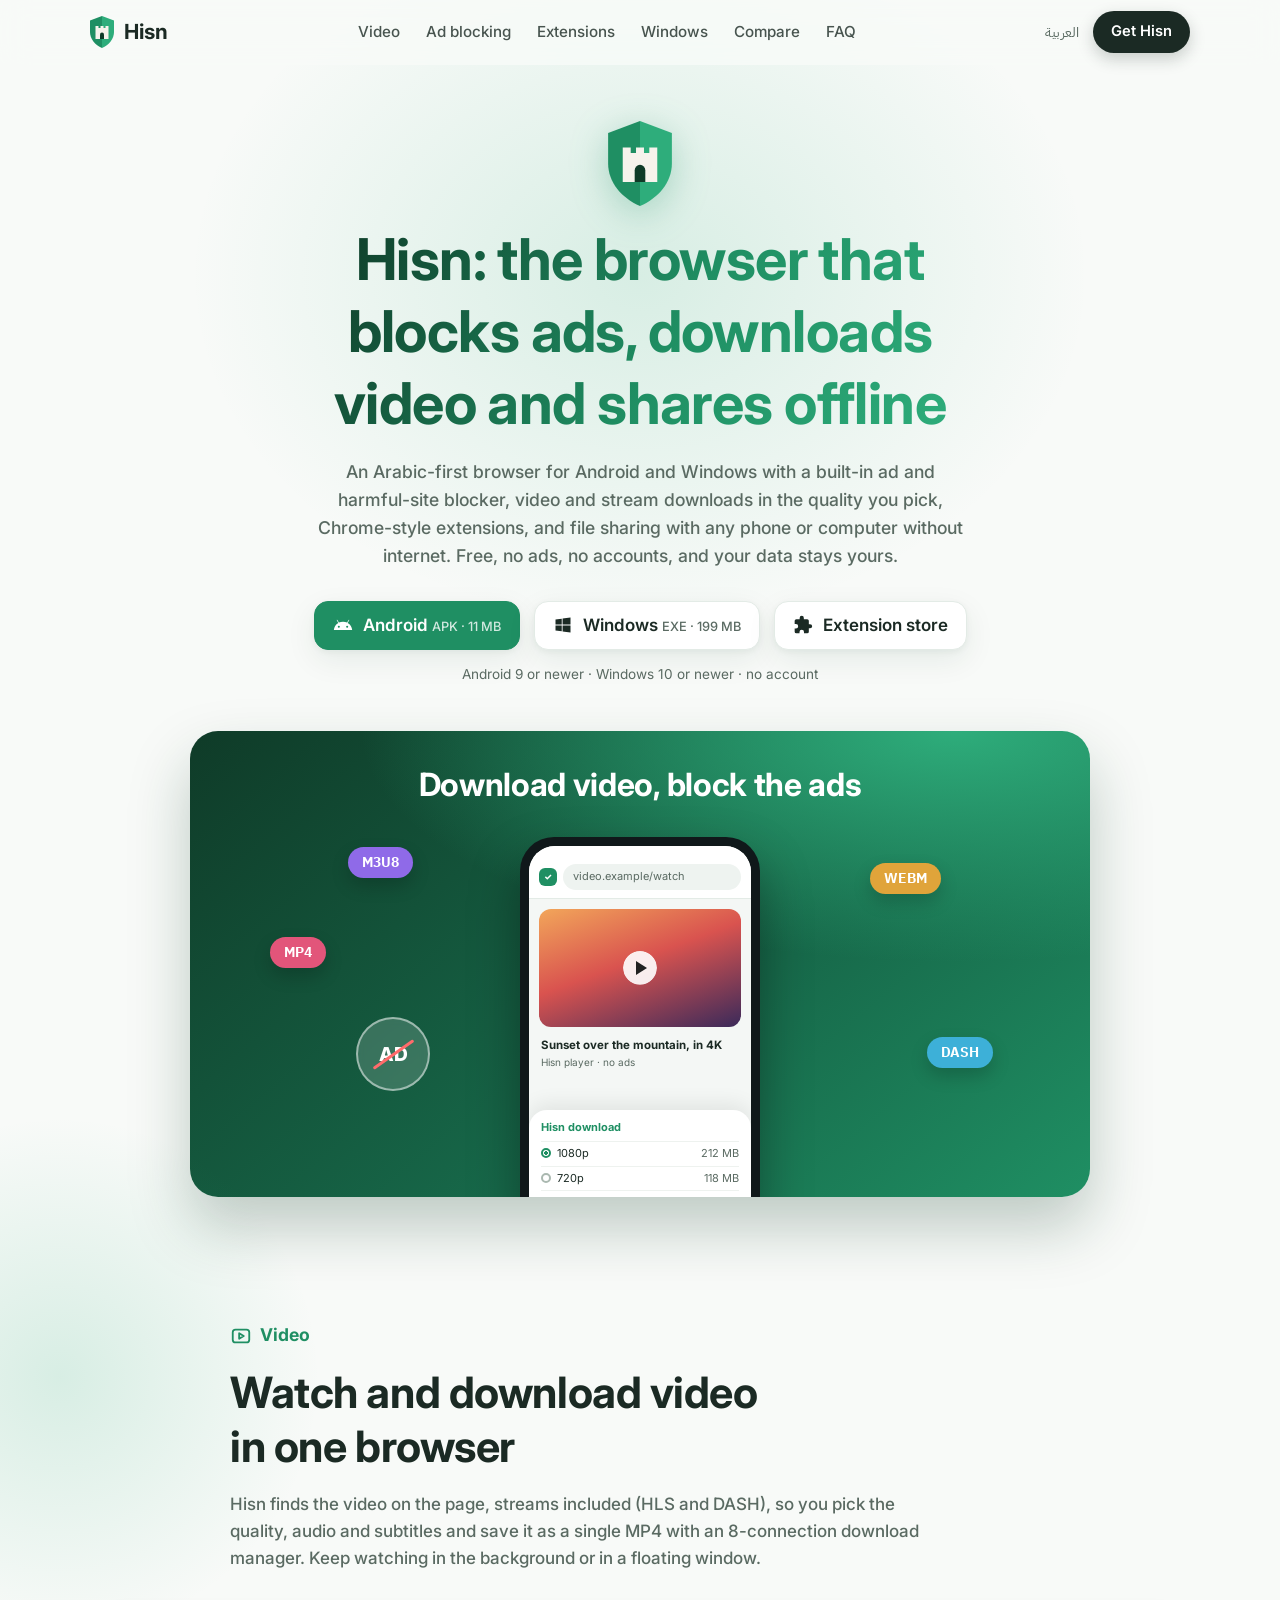
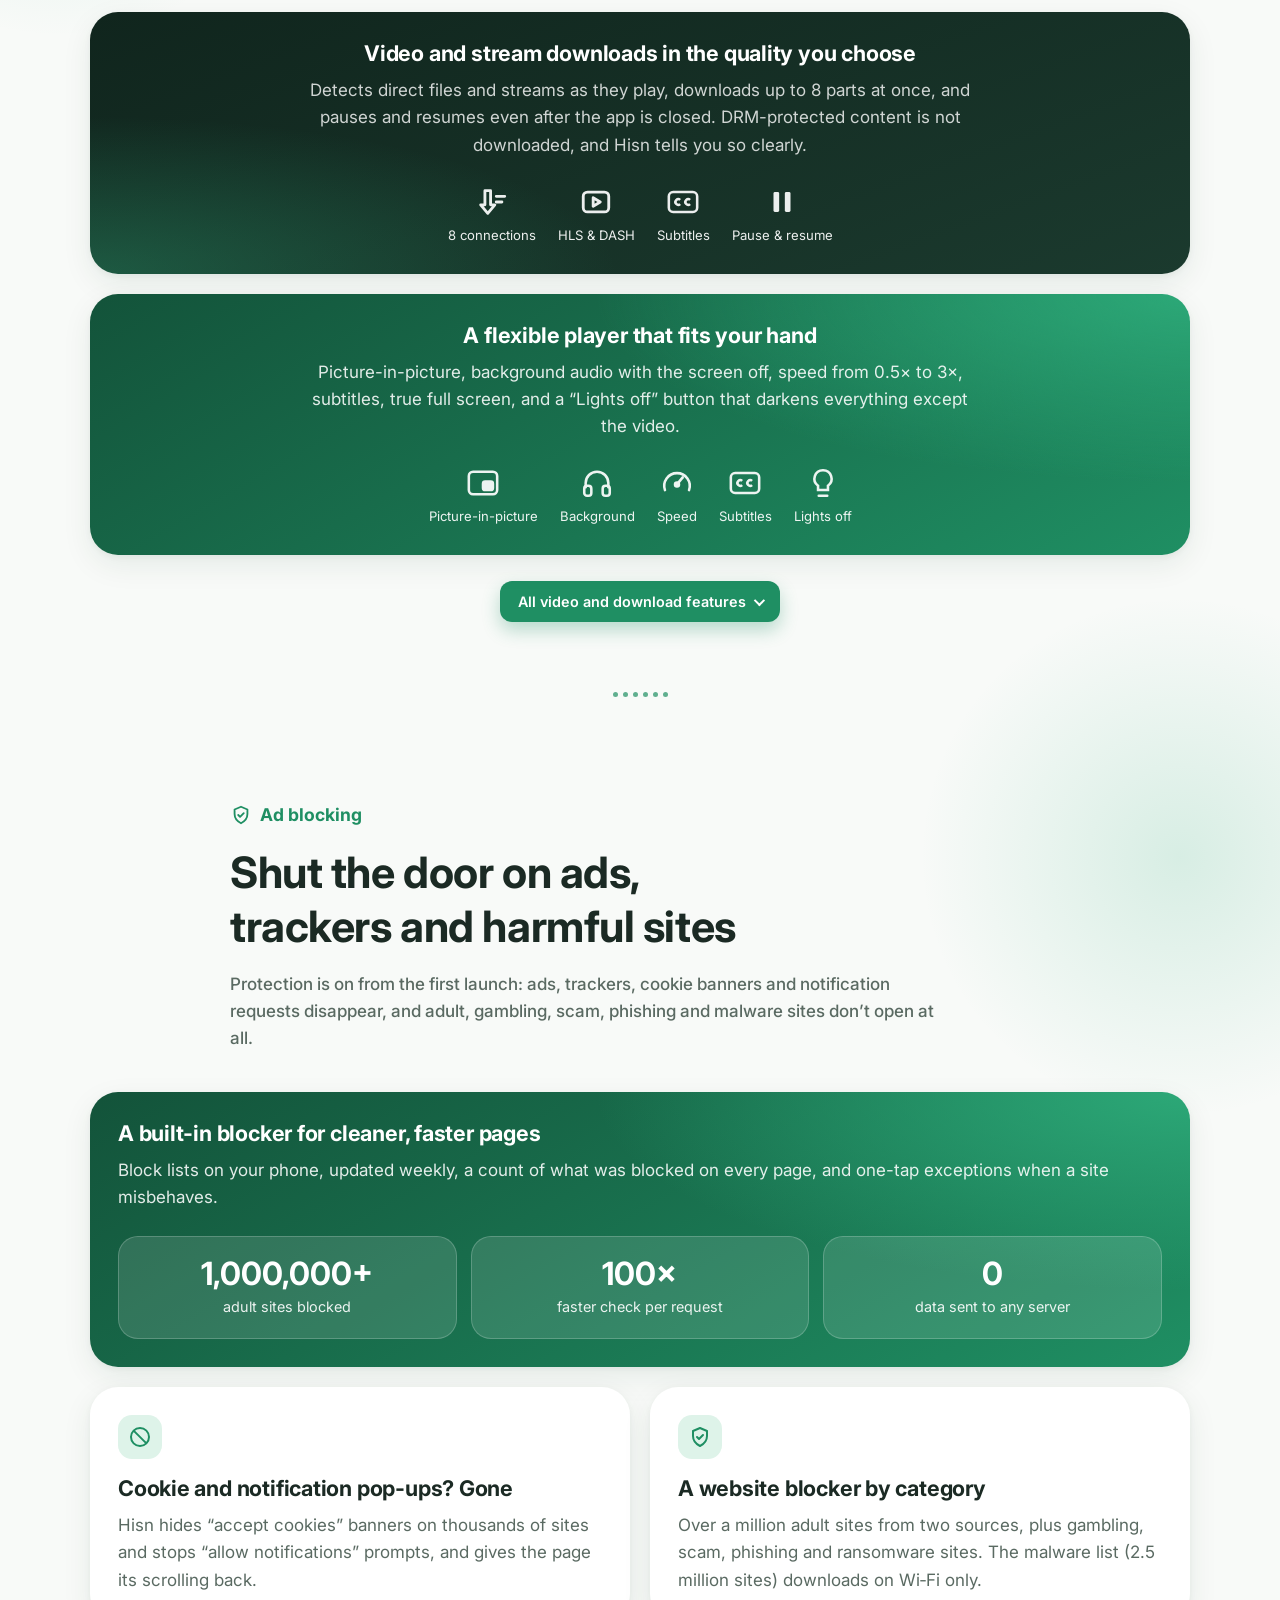
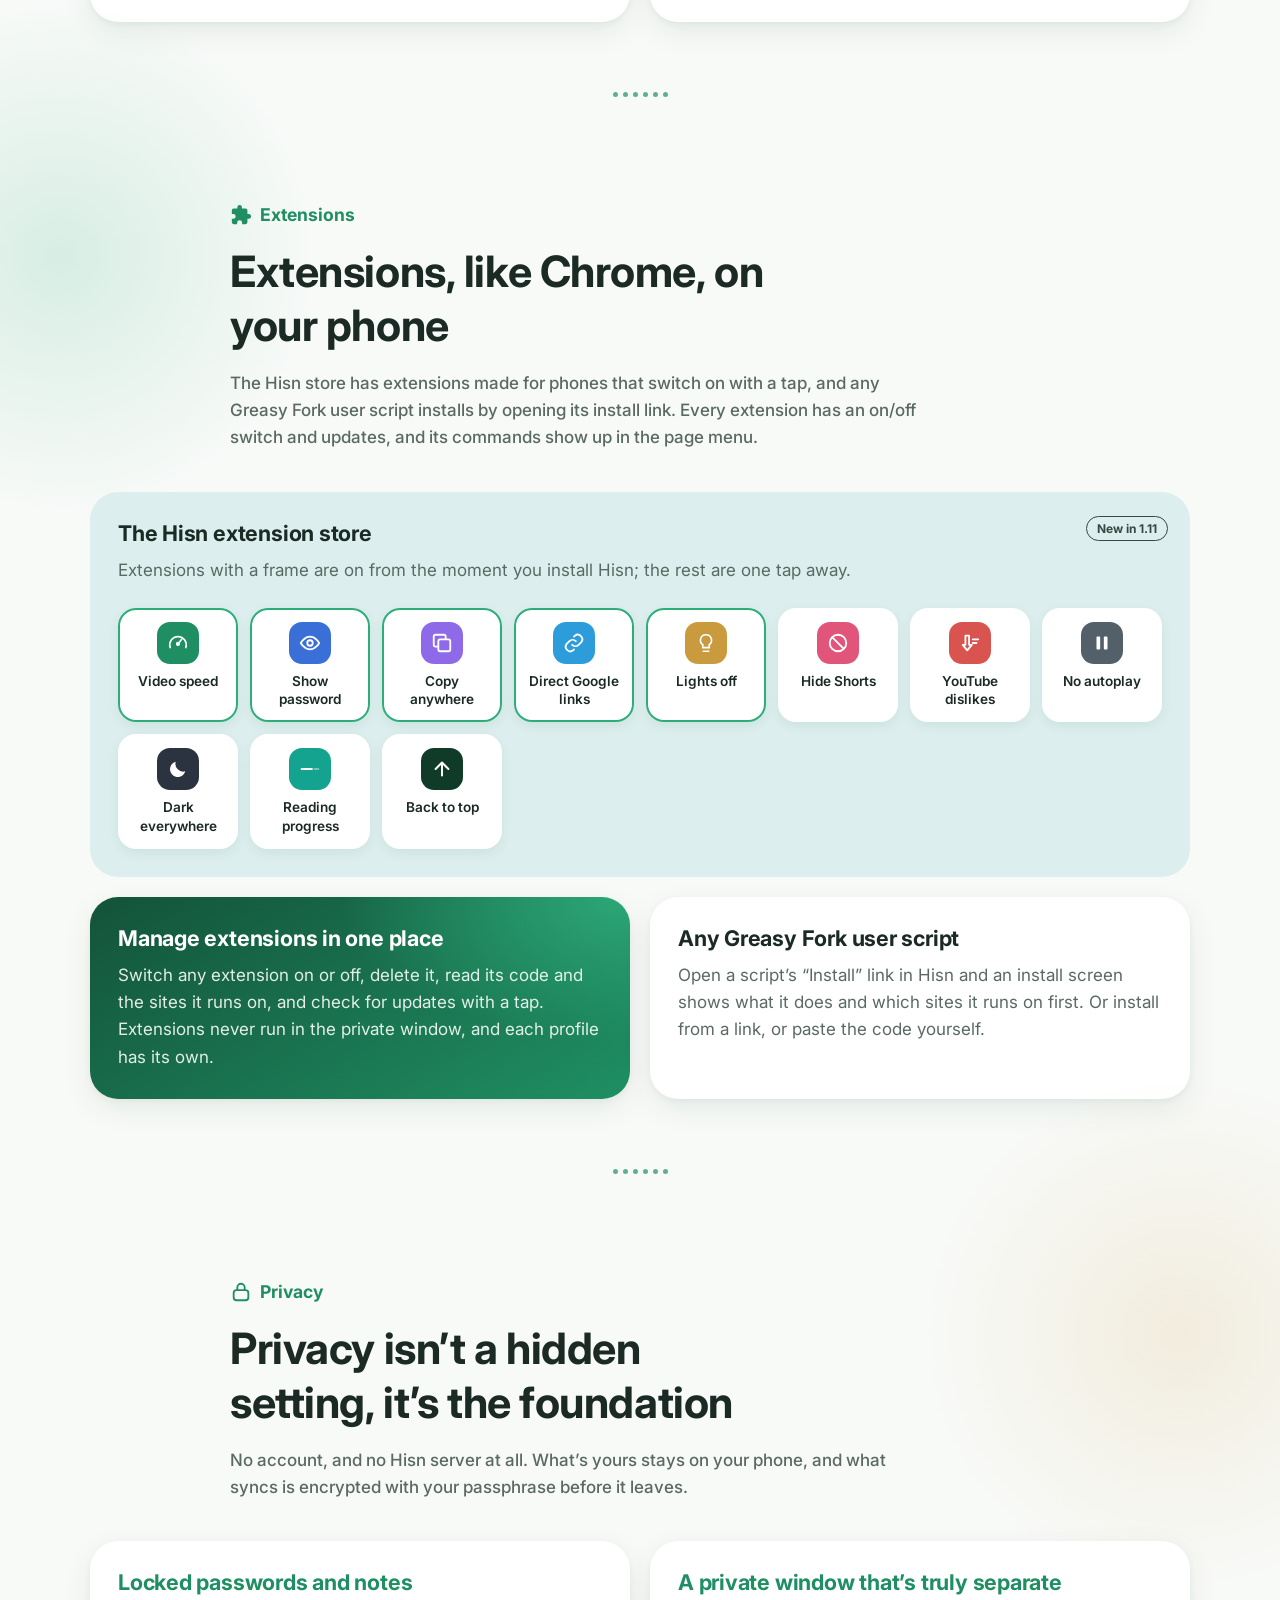
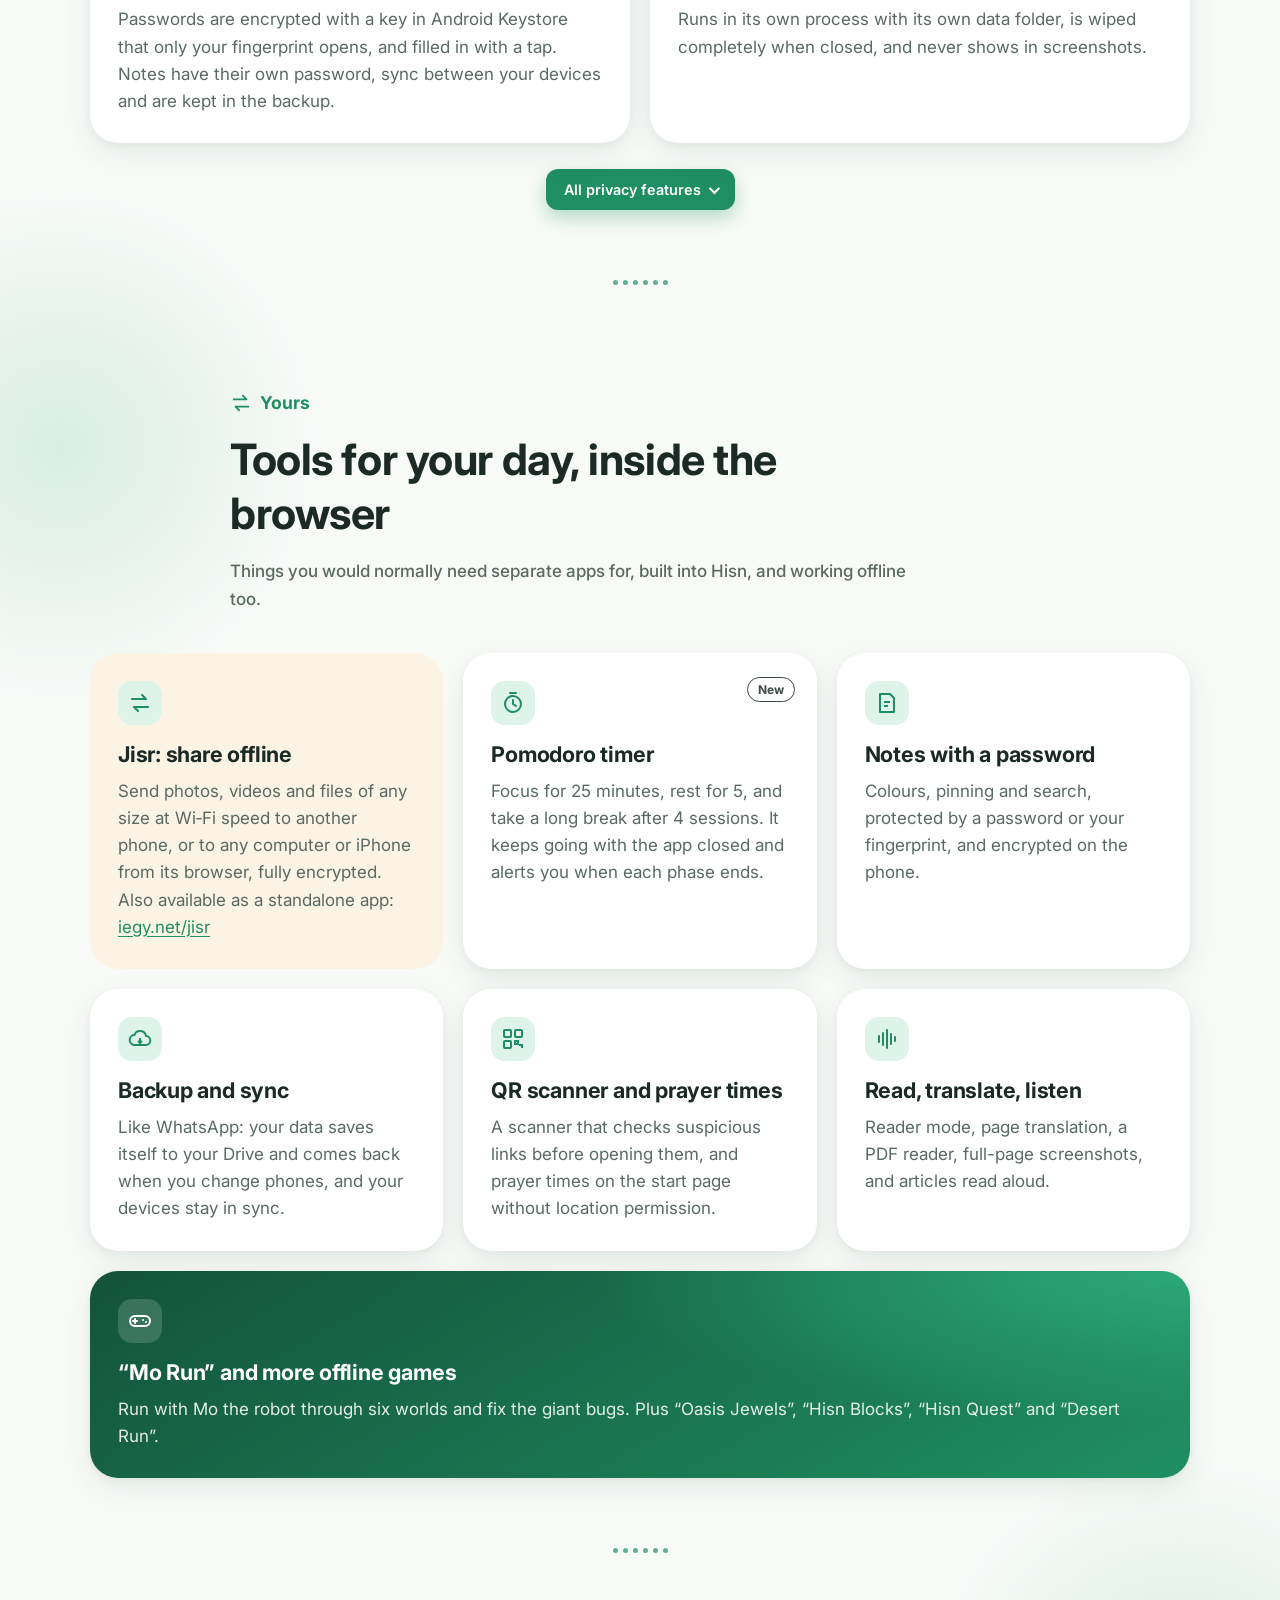
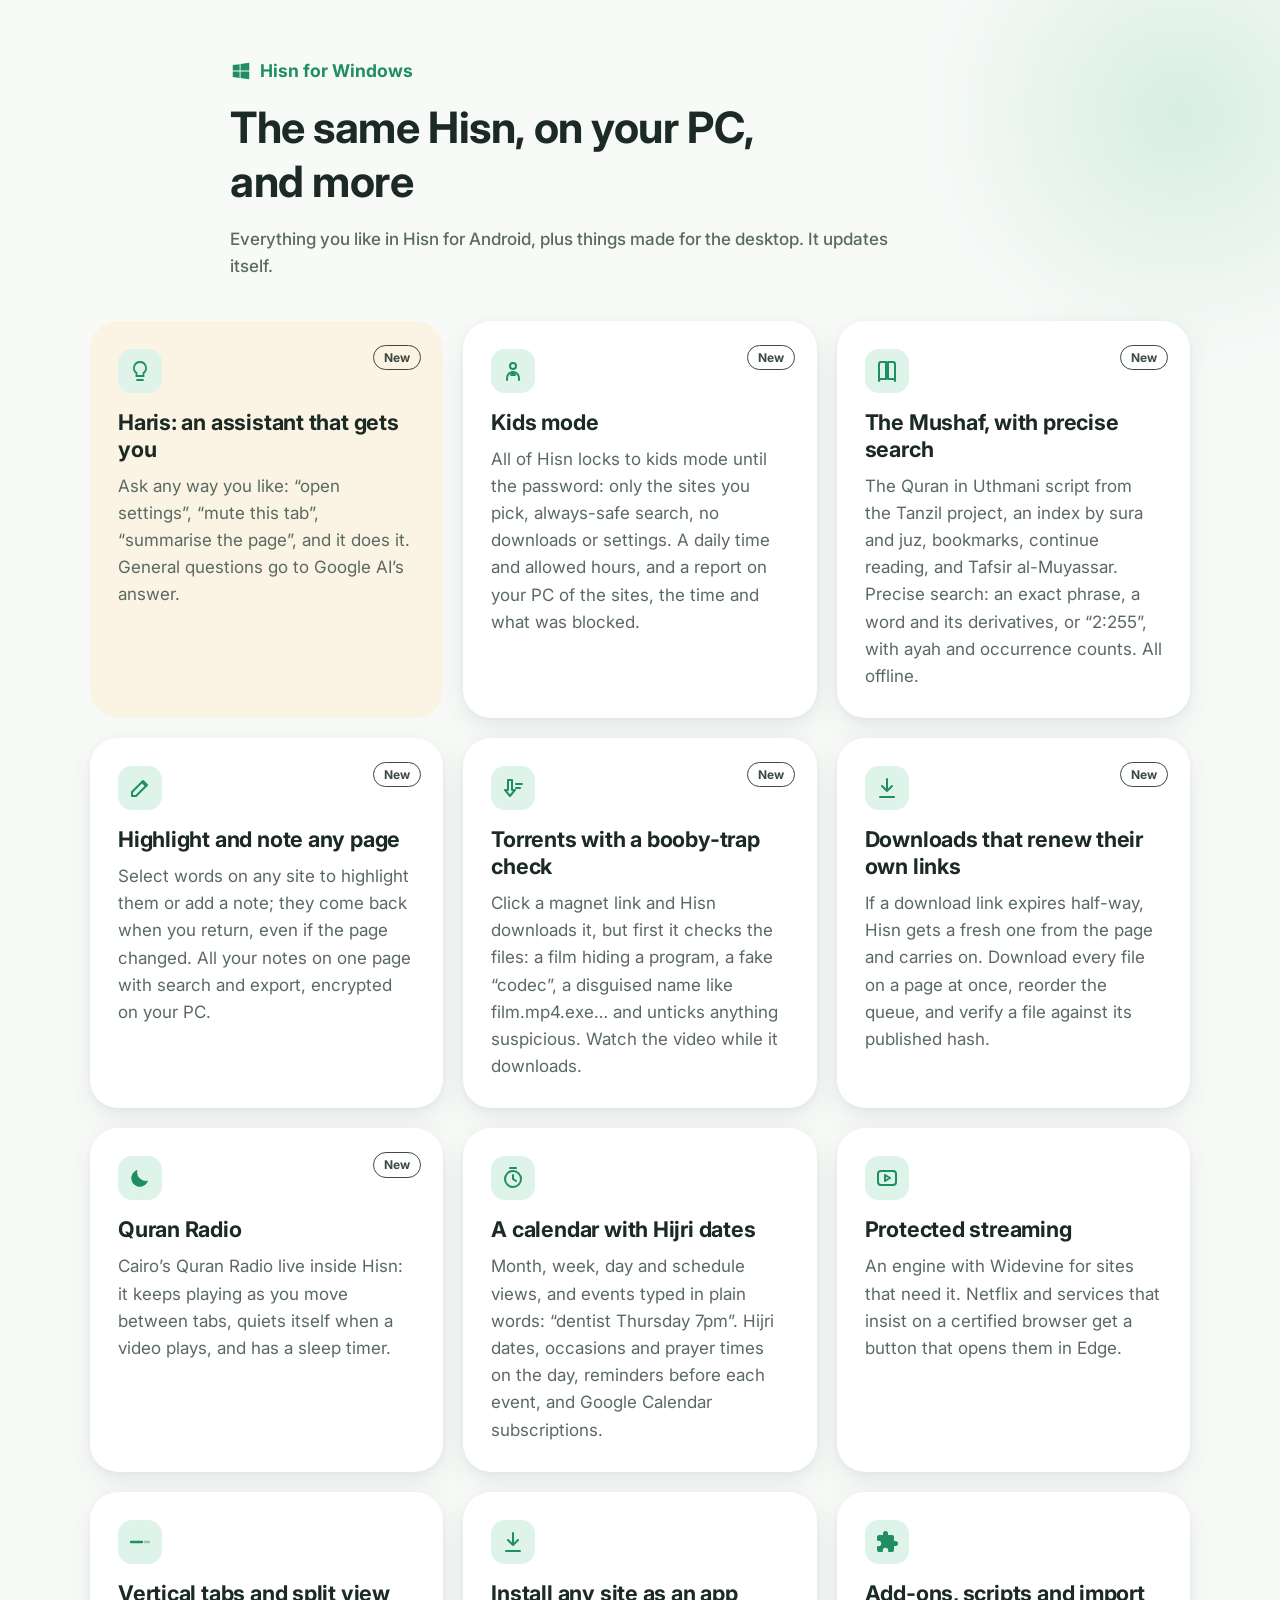
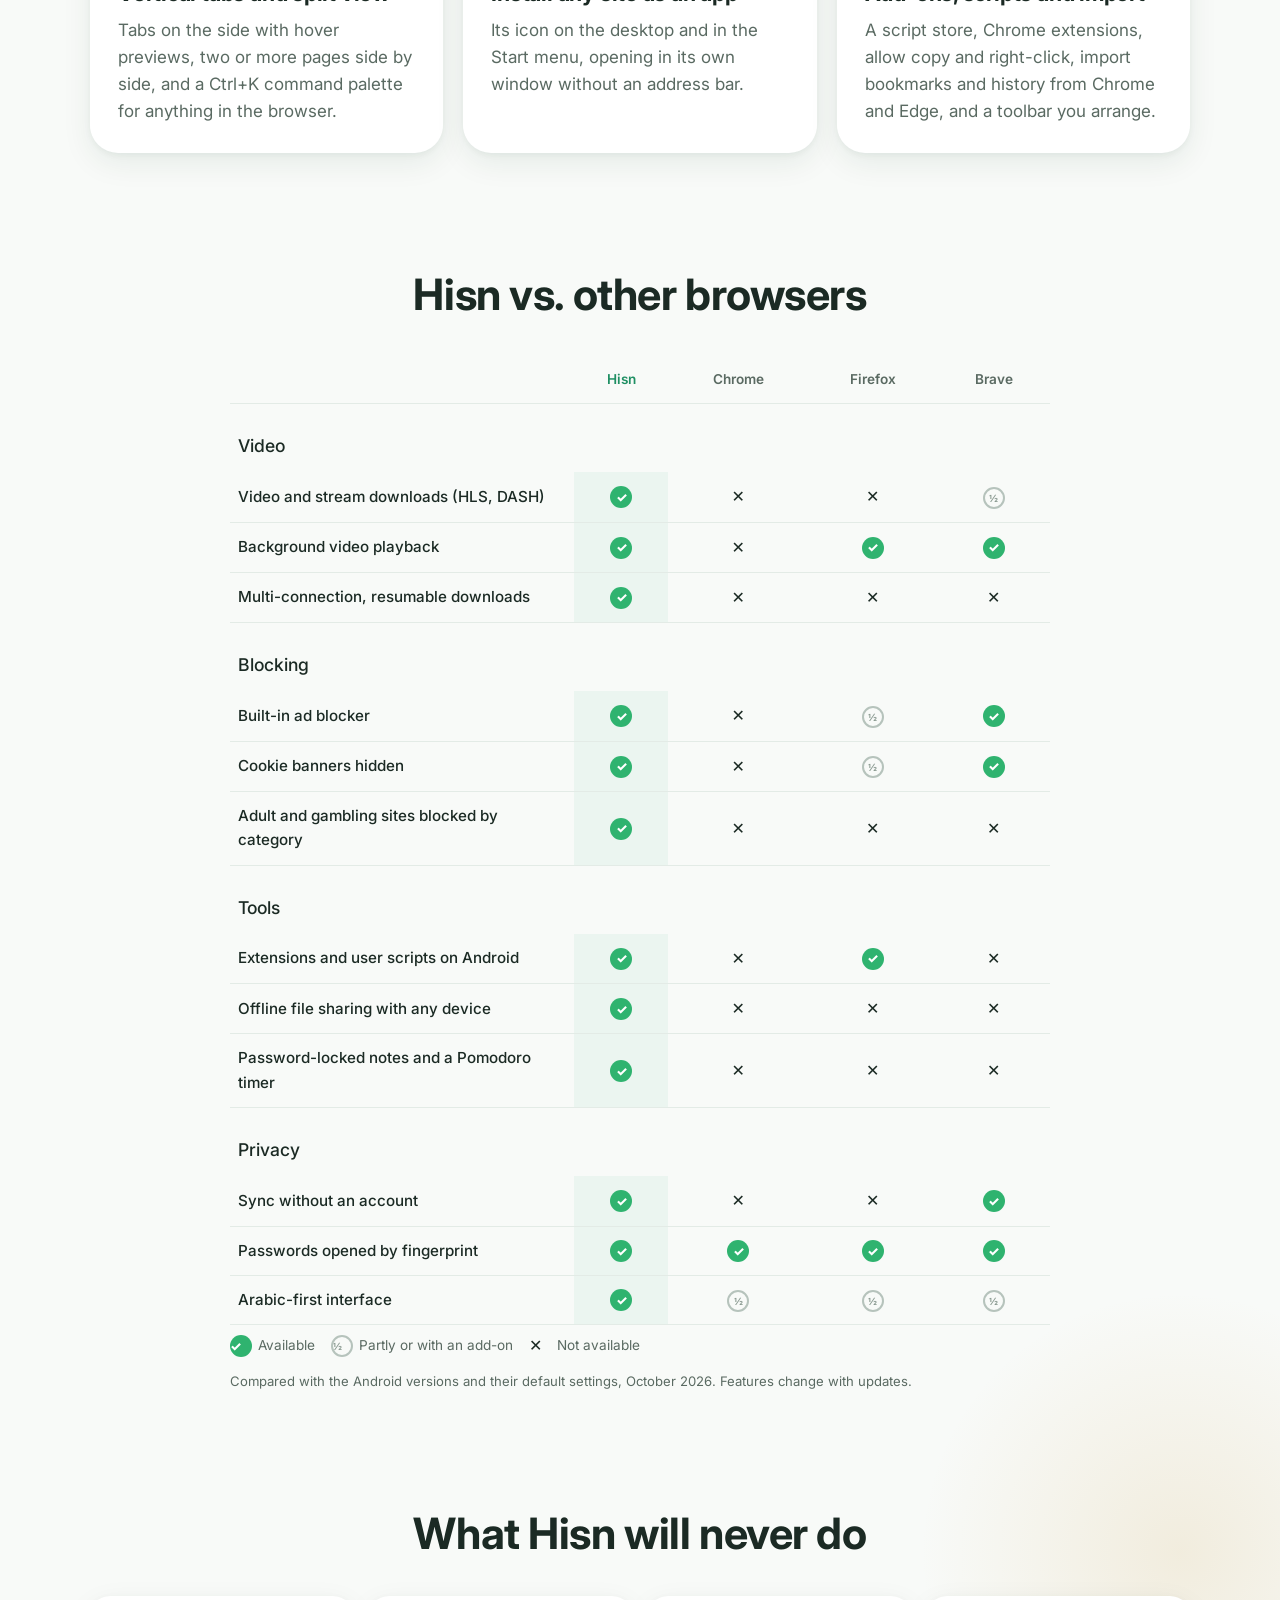
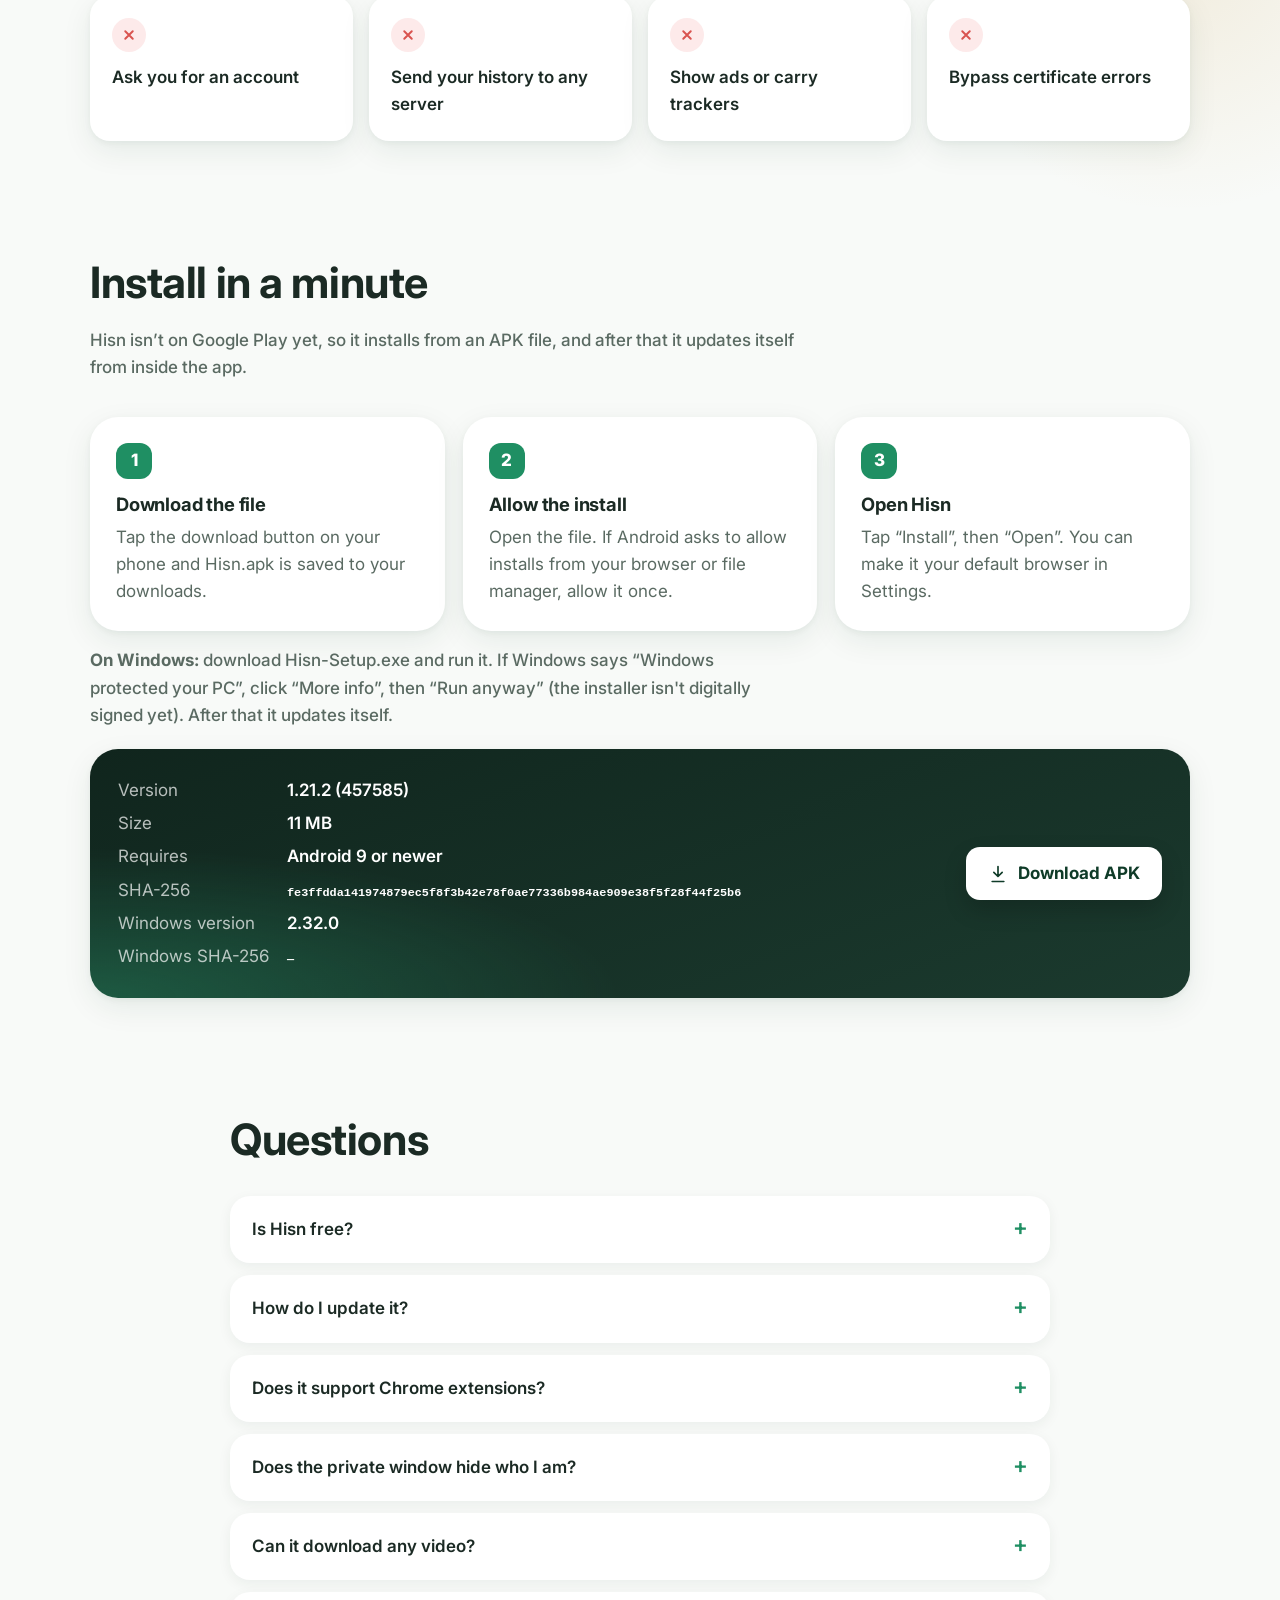
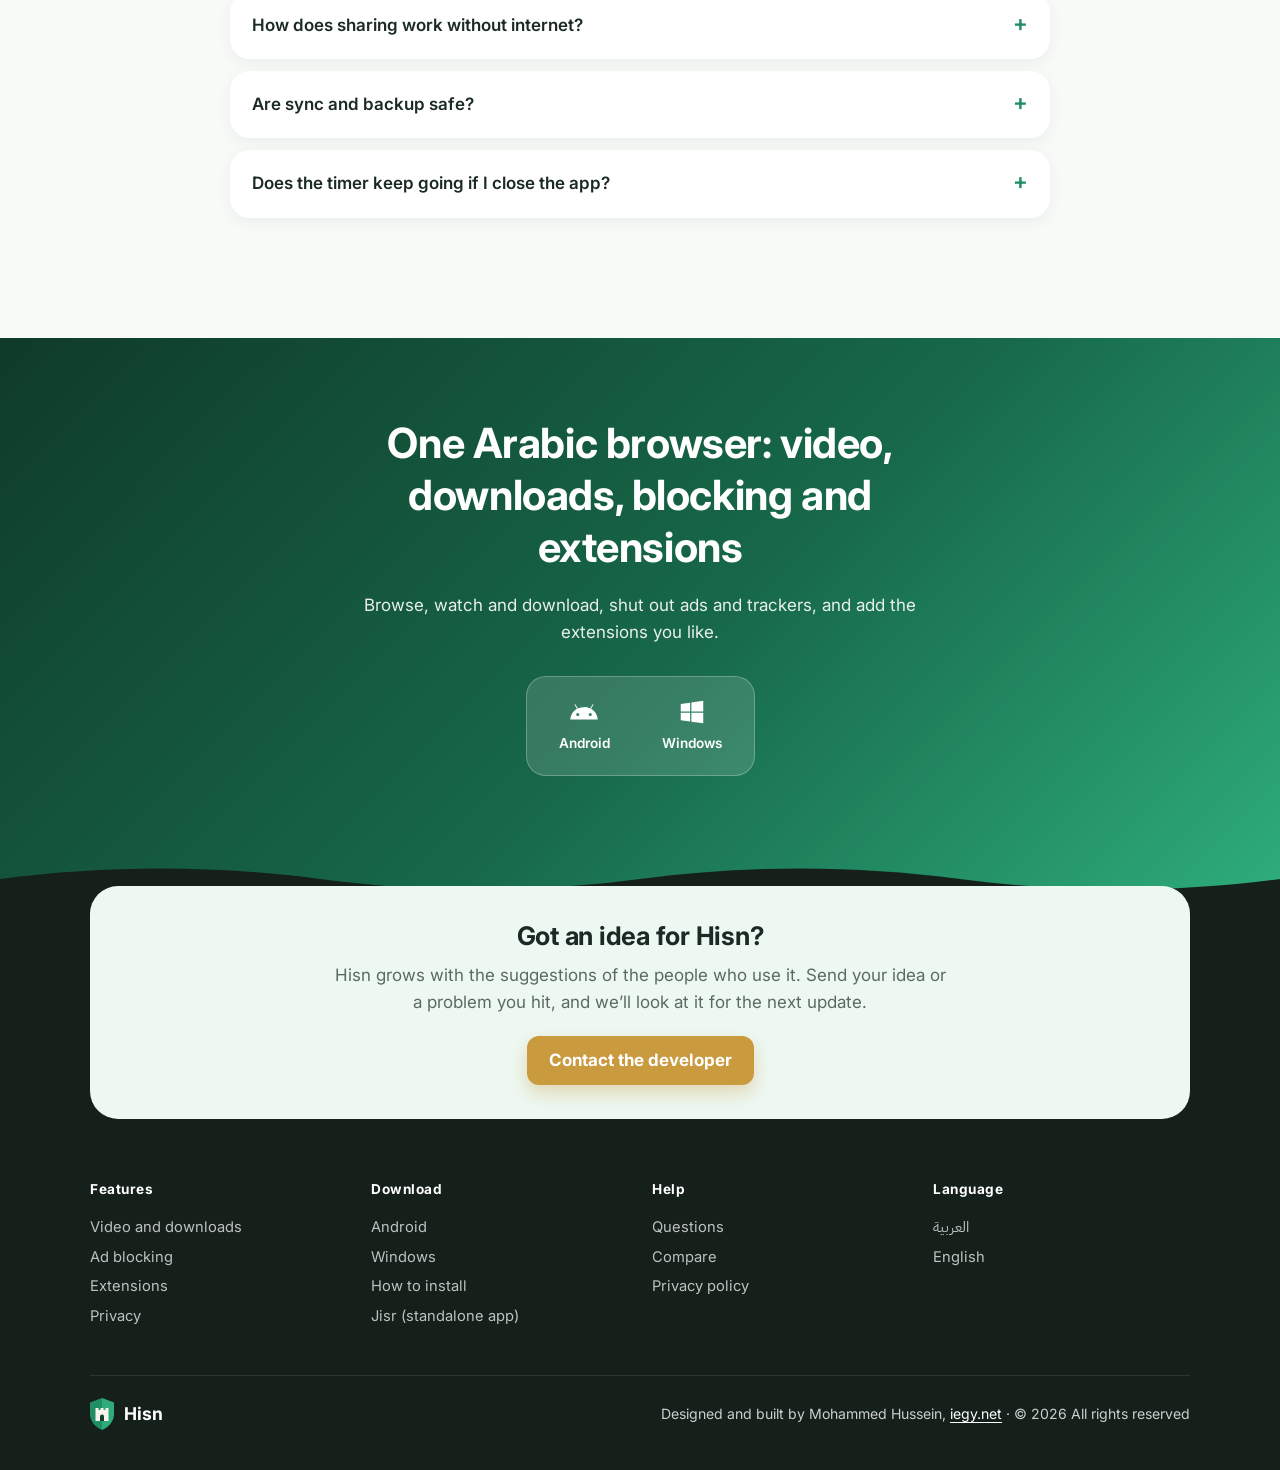
<file: en/index.html>
<!doctype html>
<html lang="en" dir="ltr">
<head>
  <meta charset="utf-8">
  <meta name="viewport" content="width=device-width, initial-scale=1">
  <title>Hisn | The browser that blocks ads, downloads video and shares offline</title>
  <meta name="description" content="Hisn is an Arabic-first Android browser that blocks ads and harmful sites, downloads video and streams, runs Chrome-style extensions, and shares files without internet with any phone or computer. Free, no ads, no accounts.">
  <meta name="theme-color" content="#f8faf8">
  <link rel="icon" href="../assets/favicon.svg" type="image/svg+xml">
  <link rel="alternate" hreflang="ar" href="../">
  <meta property="og:title" content="Hisn | The browser that blocks ads, downloads video and shares offline">
  <meta property="og:description" content="A browser with an ad blocker, video downloads, extensions, offline file sharing, a password manager and a Pomodoro timer, with no accounts and no servers.">
  <meta property="og:type" content="website">
  <link rel="preconnect" href="https://fonts.googleapis.com">
  <link rel="preconnect" href="https://fonts.gstatic.com" crossorigin>
  <link href="https://fonts.googleapis.com/css2?family=Inter:wght@400;500;600;700&family=IBM+Plex+Sans+Arabic:wght@400;500;600;700&display=swap" rel="stylesheet">
  <link rel="stylesheet" href="../assets/site.css">
<script data-goatcounter="https://hisn.goatcounter.com/count" async src="https://gc.zgo.at/count.js"></script>
</head>
<body>
<a class="skip" href="#main">Skip to content</a>

<svg width="0" height="0" style="position:absolute" aria-hidden="true">
  <defs>
    <symbol id="i-dl" viewBox="0 0 24 24" fill="none" stroke="currentColor" stroke-width="2" stroke-linecap="round" stroke-linejoin="round"><path d="M12 3v12M7 10l5 5 5-5M5 21h14"/></symbol>
    <symbol id="i-android" viewBox="0 0 24 24" fill="currentColor"><path d="M17.6 9.48l1.84-3.18a.38.38 0 0 0-.66-.38l-1.86 3.22A11.4 11.4 0 0 0 12 8.1c-1.77 0-3.43.38-4.92 1.04L5.22 5.92a.38.38 0 0 0-.66.38L6.4 9.48A10.8 10.8 0 0 0 1 18h22a10.8 10.8 0 0 0-5.4-8.52zM7 15.25a1.25 1.25 0 1 1 0-2.5 1.25 1.25 0 0 1 0 2.5zm10 0a1.25 1.25 0 1 1 0-2.5 1.25 1.25 0 0 1 0 2.5z"/></symbol>
    <symbol id="i-win" viewBox="0 0 24 24" fill="currentColor"><path d="M3 5.5l7.5-1v7H3zM11.5 4.3L21 3v8.5h-9.5zM3 12.5h7.5v7L3 18.5zM11.5 12.5H21V21l-9.5-1.3z"/></symbol>
    <symbol id="i-play" viewBox="0 0 24 24" fill="none" stroke="currentColor" stroke-width="2" stroke-linejoin="round"><rect x="3" y="5" width="18" height="14" rx="3"/><path d="M10 9l5 3-5 3z"/></symbol>
    <symbol id="i-shield" viewBox="0 0 24 24" fill="none" stroke="currentColor" stroke-width="2" stroke-linecap="round" stroke-linejoin="round"><path d="M12 3l7 3v5c0 5-3 8-7 10-4-2-7-5-7-10V6z"/><path d="M9 12l2 2 4-4"/></symbol>
    <symbol id="i-puzzle" viewBox="0 0 24 24" fill="currentColor"><path d="M20.5 11H19V7a2 2 0 0 0-2-2h-4V3.5a2.5 2.5 0 0 0-5 0V5H4a2 2 0 0 0-2 2v3.8h1.5a2.7 2.7 0 0 1 0 5.4H2V20a2 2 0 0 0 2 2h3.8v-1.5a2.7 2.7 0 0 1 5.4 0V22H17a2 2 0 0 0 2-2v-4h1.5a2.5 2.5 0 0 0 0-5z"/></symbol>
    <symbol id="i-lock" viewBox="0 0 24 24" fill="none" stroke="currentColor" stroke-width="2" stroke-linecap="round" stroke-linejoin="round"><rect x="4" y="10" width="16" height="11" rx="3"/><path d="M8 10V7a4 4 0 0 1 8 0v3"/></symbol>
    <symbol id="i-swap" viewBox="0 0 24 24" fill="none" stroke="currentColor" stroke-width="2" stroke-linecap="round" stroke-linejoin="round"><path d="M4 8h14l-4-4M20 16H6l4 4"/></symbol>
    <symbol id="i-sun" viewBox="0 0 24 24" fill="none" stroke="currentColor" stroke-width="2" stroke-linecap="round"><circle cx="12" cy="12" r="4"/><path d="M12 2v2M12 20v2M2 12h2M20 12h2M5 5l1.5 1.5M17.5 17.5L19 19M5 19l1.5-1.5M17.5 6.5L19 5"/></symbol>
    <symbol id="i-pip" viewBox="0 0 24 24" fill="none" stroke="currentColor" stroke-width="1.8" stroke-linejoin="round"><rect x="2" y="4" width="20" height="16" rx="3"/><rect x="12" y="11" width="7" height="6" rx="1.5" fill="currentColor"/></symbol>
    <symbol id="i-head" viewBox="0 0 24 24" fill="none" stroke="currentColor" stroke-width="1.8" stroke-linecap="round"><path d="M4 15v-3a8 8 0 0 1 16 0v3"/><rect x="3" y="14" width="5" height="7" rx="2"/><rect x="16" y="14" width="5" height="7" rx="2"/></symbol>
    <symbol id="i-speed" viewBox="0 0 24 24" fill="none" stroke="currentColor" stroke-width="1.8" stroke-linecap="round"><path d="M3.5 17a9 9 0 1 1 17 0"/><path d="M12 13l4-5"/><circle cx="12" cy="13" r="1.4" fill="currentColor"/></symbol>
    <symbol id="i-cc" viewBox="0 0 24 24" fill="none" stroke="currentColor" stroke-width="1.8"><rect x="2" y="5" width="20" height="14" rx="3"/><path d="M10 10.5a2 2 0 1 0 0 3M17 10.5a2 2 0 1 0 0 3"/></symbol>
    <symbol id="i-bulb" viewBox="0 0 24 24" fill="none" stroke="currentColor" stroke-width="1.8" stroke-linecap="round"><path d="M9 21h6M10 17h4M12 3a6 6 0 0 0-3.5 10.9V17h7v-3.1A6 6 0 0 0 12 3z"/></symbol>
    <symbol id="i-eye" viewBox="0 0 24 24" fill="none" stroke="currentColor" stroke-width="2"><path d="M2 12s3.6-7 10-7 10 7 10 7-3.6 7-10 7S2 12 2 12z"/><circle cx="12" cy="12" r="3"/></symbol>
    <symbol id="i-copy" viewBox="0 0 24 24" fill="none" stroke="currentColor" stroke-width="2" stroke-linejoin="round"><rect x="8" y="8" width="13" height="13" rx="2"/><path d="M16 8V5a2 2 0 0 0-2-2H5a2 2 0 0 0-2 2v9a2 2 0 0 0 2 2h3"/></symbol>
    <symbol id="i-link" viewBox="0 0 24 24" fill="none" stroke="currentColor" stroke-width="2" stroke-linecap="round"><path d="M10 14a5 5 0 0 0 7 0l3-3a5 5 0 0 0-7-7l-1 1M14 10a5 5 0 0 0-7 0l-3 3a5 5 0 0 0 7 7l1-1"/></symbol>
    <symbol id="i-block" viewBox="0 0 24 24" fill="none" stroke="currentColor" stroke-width="2"><circle cx="12" cy="12" r="9"/><path d="M5.6 5.6l12.8 12.8"/></symbol>
    <symbol id="i-down" viewBox="0 0 24 24" fill="none" stroke="currentColor" stroke-width="2" stroke-linecap="round" stroke-linejoin="round"><path d="M7 4v10H4l5 6 5-6h-3V4z"/><path d="M15 8h6M15 12h4"/></symbol>
    <symbol id="i-pause" viewBox="0 0 24 24" fill="currentColor"><rect x="6" y="5" width="4" height="14" rx="1"/><rect x="14" y="5" width="4" height="14" rx="1"/></symbol>
    <symbol id="i-book" viewBox="0 0 24 24" fill="none" stroke="currentColor" stroke-width="2" stroke-linecap="round" stroke-linejoin="round"><path d="M4 5a2 2 0 0 1 2-2h5v17H6a2 2 0 0 0-2 2z"/><path d="M20 5a2 2 0 0 0-2-2h-5v17h5a2 2 0 0 1 2 2z"/></symbol>
    <symbol id="i-pen" viewBox="0 0 24 24" fill="none" stroke="currentColor" stroke-width="2" stroke-linecap="round" stroke-linejoin="round"><path d="M4 20h4L19 9l-4-4L4 16z"/><path d="M14 6l4 4"/></symbol>
    <symbol id="i-kid" viewBox="0 0 24 24" fill="none" stroke="currentColor" stroke-width="2" stroke-linecap="round" stroke-linejoin="round"><circle cx="12" cy="7" r="3"/><path d="M6 21v-2a6 6 0 0 1 12 0v2"/><path d="M12 13l-2 3h4z"/></symbol>
    <symbol id="i-moon" viewBox="0 0 24 24" fill="currentColor"><path d="M20 14.5A8.5 8.5 0 0 1 9.5 4a8.5 8.5 0 1 0 10.5 10.5z"/></symbol>
    <symbol id="i-bar" viewBox="0 0 24 24" fill="none" stroke="currentColor" stroke-width="2.4" stroke-linecap="round"><path d="M3 12h11"/><path d="M17 12h4" opacity=".4"/></symbol>
    <symbol id="i-up" viewBox="0 0 24 24" fill="none" stroke="currentColor" stroke-width="2.2" stroke-linecap="round" stroke-linejoin="round"><path d="M12 19V5M5 12l7-7 7 7"/></symbol>
    <symbol id="i-timer" viewBox="0 0 24 24" fill="none" stroke="currentColor" stroke-width="2" stroke-linecap="round"><circle cx="12" cy="13" r="8"/><path d="M12 9v4l3 2M9 2h6"/></symbol>
    <symbol id="i-note" viewBox="0 0 24 24" fill="none" stroke="currentColor" stroke-width="2" stroke-linejoin="round"><path d="M5 3h10l4 4v14H5z"/><path d="M9 11h6M9 15h4"/></symbol>
    <symbol id="i-qr" viewBox="0 0 24 24" fill="none" stroke="currentColor" stroke-width="2"><rect x="3" y="3" width="7" height="7" rx="1"/><rect x="14" y="3" width="7" height="7" rx="1"/><rect x="3" y="14" width="7" height="7" rx="1"/><path d="M14 14h3v3h-3zM18 18h3v3"/></symbol>
    <symbol id="i-game" viewBox="0 0 24 24" fill="none" stroke="currentColor" stroke-width="2" stroke-linecap="round"><rect x="2" y="7" width="20" height="10" rx="5"/><path d="M7 10v4M5 12h4M15 11h.01M18 13h.01"/></symbol>
    <symbol id="i-voice" viewBox="0 0 24 24" fill="none" stroke="currentColor" stroke-width="2" stroke-linecap="round"><path d="M4 9v6M8 6v12M12 3v18M16 7v10M20 10v4"/></symbol>
    <symbol id="i-cloud" viewBox="0 0 24 24" fill="none" stroke="currentColor" stroke-width="2" stroke-linejoin="round"><path d="M7 18a5 5 0 0 1-.6-10A6 6 0 0 1 18 9a4.5 4.5 0 0 1-.5 9z"/><path d="M12 11v5M10 14l2 2 2-2"/></symbol>
    <symbol id="i-moon2" viewBox="0 0 24 24" fill="none" stroke="currentColor" stroke-width="2"><circle cx="12" cy="12" r="9"/><path d="M12 7v5l3 2"/></symbol>
  </defs>
</svg>

<header class="top">
  <div class="wrap">
    <a class="brand" href="./" aria-label="Hisn home"><img src="../assets/logo.svg" alt="" width="24" height="32"><span>Hisn</span></a>
    <nav class="nav" aria-label="Sections">
      <a href="#video">Video</a>
      <a href="#blocking">Ad blocking</a>
      <a href="#extensions">Extensions</a>
      <a href="#windows">Windows</a>
      <a href="#compare">Compare</a>
      <a href="#faq">FAQ</a>
    </nav>
    <div class="top-end">
      <a class="lang" href="../" hreflang="ar" lang="ar">العربية</a>
      <a class="pill-dark" href="#install">Get Hisn</a>
    </div>
  </div>
</header>

<main id="main">
  <section class="hero glow" aria-labelledby="hero-title">
    <div class="wrap">
      <img class="mark" src="../assets/logo.svg" alt="" width="64" height="85">
      <h1 id="hero-title">Hisn: the browser that blocks ads, downloads video and shares offline</h1>
      <p class="lead">An Arabic-first browser for Android and Windows with a built-in ad and harmful-site blocker, video and stream downloads in the quality you pick, Chrome-style extensions, and file sharing with any phone or computer without internet. Free, no ads, no accounts, and your data stays yours.</p>
      <div class="platforms">
        <a class="plat primary" href="../download/Hisn.apk"><svg><use href="#i-android"/></svg><span>Android <small>APK · <span data-hisn="size">11</span> MB</small></span></a>
        <div class="cta-win" data-hisn="win">
          <a class="plat" href="https://github.com/egytop/H-releases/releases/latest/download/Hisn-Setup.exe"><svg><use href="#i-win"/></svg><span>Windows <small>EXE · <span data-hisn="win-size">199</span> MB</small></span></a>
        </div>
        <a class="plat" href="#extensions"><svg><use href="#i-puzzle"/></svg><span>Extension store</span></a>
      </div>
      <p class="fine">Android 9 or newer · Windows 10 or newer · no account</p>

      <div class="showcase" aria-hidden="true">
        <h2>Download video, block the ads</h2>
        <div class="stage">
          <span class="float f-hls" style="top:20px;left:16%">M3U8</span>
          <span class="float f-mp4 b" style="top:110px;left:7%">MP4</span>
          <span class="float f-dash c" style="top:210px;right:9%">DASH</span>
          <span class="float f-mp3 b" style="top:36px;right:15%">WEBM</span>
          <div class="badge-ad" style="top:190px;left:17%"><span>AD</span></div>
          <div class="phone">
            <div class="scr">
              <div class="bar"><span class="shield">✓</span><span class="addr">video.example/watch</span></div>
              <div class="video"></div>
              <div class="t">Sunset over the mountain, in 4K</div>
              <div class="s">Hisn player · no ads</div>
              <div class="sheet">
                <b>Hisn download</b>
                <div class="q on"><span><i></i>1080p</span><span>212 MB</span></div>
                <div class="q"><span><i></i>720p</span><span>118 MB</span></div>
                <div class="q"><span><i></i>480p</span><span>64 MB</span></div>
              </div>
            </div>
          </div>
        </div>
      </div>
    </div>
  </section>

  <section class="sec glow left" id="video" aria-labelledby="video-title">
    <div class="narrow rv">
      <span class="eyebrow"><svg><use href="#i-play"/></svg>Video</span>
      <h2 id="video-title">Watch and download video in one browser</h2>
      <p class="sub">Hisn finds the video on the page, streams included (HLS and DASH), so you pick the quality, audio and subtitles and save it as a single MP4 with an 8-connection download manager. Keep watching in the background or in a floating window.</p>
    </div>
    <div class="wrap">
      <div class="cards g2">
        <article class="card dark wide center rv">
          <h3>Video and stream downloads in the quality you choose</h3>
          <p>Detects direct files and streams as they play, downloads up to 8 parts at once, and pauses and resumes even after the app is closed. DRM-protected content is not downloaded, and Hisn tells you so clearly.</p>
          <div class="ctrls">
            <div><svg><use href="#i-down"/></svg>8 connections</div>
            <div><svg><use href="#i-play"/></svg>HLS &amp; DASH</div>
            <div><svg><use href="#i-cc"/></svg>Subtitles</div>
            <div><svg><use href="#i-pause"/></svg>Pause &amp; resume</div>
          </div>
        </article>
        <article class="card green wide center rv">
          <h3>A flexible player that fits your hand</h3>
          <p>Picture-in-picture, background audio with the screen off, speed from 0.5× to 3×, subtitles, true full screen, and a “Lights off” button that darkens everything except the video.</p>
          <div class="ctrls">
            <div><svg><use href="#i-pip"/></svg>Picture-in-picture</div>
            <div><svg><use href="#i-head"/></svg>Background</div>
            <div><svg><use href="#i-speed"/></svg>Speed</div>
            <div><svg><use href="#i-cc"/></svg>Subtitles</div>
            <div><svg><use href="#i-bulb"/></svg>Lights off</div>
          </div>
        </article>
      </div>
      <details class="more">
        <summary>All video and download features</summary>
        <ul class="points">
          <li><h3>Up to 8 connections per file</h3><p>Splits the file and downloads the parts together, with pause and resume even after closing the app, a speed limit and a Wi‑Fi-only option.</p></li>
          <li><h3>HLS and DASH capture</h3><p>Detects the stream while it plays, lets you choose quality, audio and subtitles, and turns it into a single MP4 file.</p></li>
          <li><h3>Background playback</h3><p>Audio and video keep going when you leave Hisn or lock the screen, with controls in the notification.</p></li>
          <li><h3>True full screen</h3><p>Wide video turns sideways and fills the whole screen, even around the camera cut-out.</p></li>
          <li><h3>Hisn player</h3><p>Playlists from your downloads, speed, subtitles and quality, a floating window, and it remembers where you stopped. Swipe for volume and brightness, double-tap to skip.</p></li>
          <li><h3>Play streams from the page</h3><p>Any video Hisn finds on a page, even an m3u8 stream, plays straight in the player without downloading it.</p></li>
          <li><h3>Save pages</h3><p>Save any page as HTML, or as a full archive with images that opens offline.</p></li>
          <li><h3>“Open with” from any app</h3><p>“Hisn player” shows up when you open a video, audio, image or text file from your file manager or gallery.</p></li>
        </ul>
      </details>
    </div>
    <div class="dots" aria-hidden="true"><i></i><i></i><i></i><i></i><i></i><i></i></div>
  </section>

  <section class="sec glow" id="blocking" aria-labelledby="block-title">
    <div class="narrow rv">
      <span class="eyebrow"><svg><use href="#i-shield"/></svg>Ad blocking</span>
      <h2 id="block-title">Shut the door on ads, trackers and harmful sites</h2>
      <p class="sub">Protection is on from the first launch: ads, trackers, cookie banners and notification requests disappear, and adult, gambling, scam, phishing and malware sites don’t open at all.</p>
    </div>
    <div class="wrap">
      <div class="cards g2">
        <article class="card green wide rv">
          <h3>A built-in blocker for cleaner, faster pages</h3>
          <p>Block lists on your phone, updated weekly, a count of what was blocked on every page, and one-tap exceptions when a site misbehaves.</p>
          <div class="stats">
            <div class="stat"><b>1,000,000+</b><span>adult sites blocked</span></div>
            <div class="stat"><b>100×</b><span>faster check per request</span></div>
            <div class="stat"><b>0</b><span>data sent to any server</span></div>
          </div>
        </article>
        <article class="card rv">
          <div class="ico"><svg><use href="#i-block"/></svg></div>
          <h3>Cookie and notification pop-ups? Gone</h3>
          <p>Hisn hides “accept cookies” banners on thousands of sites and stops “allow notifications” prompts, and gives the page its scrolling back.</p>
        </article>
        <article class="card rv">
          <div class="ico"><svg><use href="#i-shield"/></svg></div>
          <h3>A website blocker by category</h3>
          <p>Over a million adult sites from two sources, plus gambling, scam, phishing and ransomware sites. The malware list (2.5 million sites) downloads on Wi‑Fi only.</p>
        </article>
      </div>
    </div>
    <div class="dots" aria-hidden="true"><i></i><i></i><i></i><i></i><i></i><i></i></div>
  </section>

  <section class="sec glow left" id="extensions" aria-labelledby="ext-title">
    <div class="narrow rv">
      <span class="eyebrow"><svg><use href="#i-puzzle"/></svg>Extensions</span>
      <h2 id="ext-title">Extensions, like Chrome, on your phone</h2>
      <p class="sub">The Hisn store has extensions made for phones that switch on with a tap, and any Greasy Fork user script installs by opening its install link. Every extension has an on/off switch and updates, and its commands show up in the page menu.</p>
    </div>
    <div class="wrap">
      <div class="cards g2">
        <article class="card sky wide rv">
          <span class="tag">New in 1.11</span>
          <h3>The Hisn extension store</h3>
          <p>Extensions with a frame are on from the moment you install Hisn; the rest are one tap away.</p>
          <div class="exts">
            <div class="ext on"><i style="background:#1f8f63"><svg><use href="#i-speed"/></svg></i>Video speed</div>
            <div class="ext on"><i style="background:#3b6fd8"><svg><use href="#i-eye"/></svg></i>Show password</div>
            <div class="ext on"><i style="background:#8f6ae8"><svg><use href="#i-copy"/></svg></i>Copy anywhere</div>
            <div class="ext on"><i style="background:#2d9cdb"><svg><use href="#i-link"/></svg></i>Direct Google links</div>
            <div class="ext on"><i style="background:#c99a3e"><svg><use href="#i-bulb"/></svg></i>Lights off</div>
            <div class="ext"><i style="background:#e2557a"><svg><use href="#i-block"/></svg></i>Hide Shorts</div>
            <div class="ext"><i style="background:#d9534f"><svg><use href="#i-down"/></svg></i>YouTube dislikes</div>
            <div class="ext"><i style="background:#546069"><svg><use href="#i-pause"/></svg></i>No autoplay</div>
            <div class="ext"><i style="background:#2b3240"><svg><use href="#i-moon"/></svg></i>Dark everywhere</div>
            <div class="ext"><i style="background:#13a38f"><svg><use href="#i-bar"/></svg></i>Reading progress</div>
            <div class="ext"><i style="background:#0f3b28"><svg><use href="#i-up"/></svg></i>Back to top</div>
          </div>
        </article>
        <article class="card green rv">
          <h3>Manage extensions in one place</h3>
          <p>Switch any extension on or off, delete it, read its code and the sites it runs on, and check for updates with a tap. Extensions never run in the private window, and each profile has its own.</p>
        </article>
        <article class="card rv">
          <h3>Any Greasy Fork user script</h3>
          <p>Open a script’s “Install” link in Hisn and an install screen shows what it does and which sites it runs on first. Or install from a link, or paste the code yourself.</p>
        </article>
      </div>
    </div>
    <div class="dots" aria-hidden="true"><i></i><i></i><i></i><i></i><i></i><i></i></div>
  </section>

  <section class="sec glow gold" id="privacy" aria-labelledby="priv-title">
    <div class="narrow rv">
      <span class="eyebrow"><svg><use href="#i-lock"/></svg>Privacy</span>
      <h2 id="priv-title">Privacy isn’t a hidden setting, it’s the foundation</h2>
      <p class="sub">No account, and no Hisn server at all. What’s yours stays on your phone, and what syncs is encrypted with your passphrase before it leaves.</p>
    </div>
    <div class="wrap">
      <div class="cards g2">
        <article class="card rv">
          <h3 class="hl">Locked passwords and notes</h3>
          <p>Passwords are encrypted with a key in Android Keystore that only your fingerprint opens, and filled in with a tap. Notes have their own password, sync between your devices and are kept in the backup.</p>
        </article>
        <article class="card rv">
          <h3 class="hl">A private window that’s truly separate</h3>
          <p>Runs in its own process with its own data folder, is wiped completely when closed, and never shows in screenshots.</p>
        </article>
      </div>
      <details class="more">
        <summary>All privacy features</summary>
        <ul class="points">
          <li><h3>Links without tracking</h3><p>Removes parameters like utm, fbclid and gclid before opening links, and sends the Global Privacy Control signal if you turn it on.</p></li>
          <li><h3>HTTPS only</h3><p>Tries the secure connection first and warns you before opening any unencrypted site.</p></li>
          <li><h3>Fingerprint lock</h3><p>Lock the app with your fingerprint or screen lock, block screenshots, and clear data automatically on exit.</p></li>
          <li><h3>Per-site settings</h3><p>Ads, JavaScript, blocking and site data for any site, from one screen or straight from the page menu.</p></li>
          <li><h3>Separate profiles</h3><p>Work, study and fun, each with its own bookmarks, history, tabs and extensions, and different logins on the same sites.</p></li>
          <li><h3>Encrypted backup</h3><p>An automatic backup of all your data in your own Google Drive, encrypted with your passphrase so nobody else can read it.</p></li>
        </ul>
      </details>
    </div>
    <div class="dots" aria-hidden="true"><i></i><i></i><i></i><i></i><i></i><i></i></div>
  </section>

  <section class="sec glow left" id="yours" aria-labelledby="yours-title">
    <div class="narrow rv">
      <span class="eyebrow"><svg><use href="#i-swap"/></svg>Yours</span>
      <h2 id="yours-title">Tools for your day, inside the browser</h2>
      <p class="sub">Things you would normally need separate apps for, built into Hisn, and working offline too.</p>
    </div>
    <div class="wrap">
      <div class="cards g3">
        <article class="card cream rv"><div class="ico"><svg><use href="#i-swap"/></svg></div><h3>Jisr: share offline</h3><p>Send photos, videos and files of any size at Wi‑Fi speed to another phone, or to any computer or iPhone from its browser, fully encrypted. Also available as a standalone app: <a href="https://iegy.net/jisr">iegy.net/jisr</a></p></article>
        <article class="card rv"><div class="ico"><svg><use href="#i-timer"/></svg></div><span class="tag">New</span><h3>Pomodoro timer</h3><p>Focus for 25 minutes, rest for 5, and take a long break after 4 sessions. It keeps going with the app closed and alerts you when each phase ends.</p></article>
        <article class="card rv"><div class="ico"><svg><use href="#i-note"/></svg></div><h3>Notes with a password</h3><p>Colours, pinning and search, protected by a password or your fingerprint, and encrypted on the phone.</p></article>
        <article class="card rv"><div class="ico"><svg><use href="#i-cloud"/></svg></div><h3>Backup and sync</h3><p>Like WhatsApp: your data saves itself to your Drive and comes back when you change phones, and your devices stay in sync.</p></article>
        <article class="card rv"><div class="ico"><svg><use href="#i-qr"/></svg></div><h3>QR scanner and prayer times</h3><p>A scanner that checks suspicious links before opening them, and prayer times on the start page without location permission.</p></article>
        <article class="card rv"><div class="ico"><svg><use href="#i-voice"/></svg></div><h3>Read, translate, listen</h3><p>Reader mode, page translation, a PDF reader, full-page screenshots, and articles read aloud.</p></article>
        <article class="card green wide rv"><div class="ico" style="background:rgba(255,255,255,.16);color:#fff"><svg><use href="#i-game"/></svg></div><h3>“Mo Run” and more offline games</h3><p>Run with Mo the robot through six worlds and fix the giant bugs. Plus “Oasis Jewels”, “Hisn Blocks”, “Hisn Quest” and “Desert Run”.</p></article>
      </div>
    </div>
    <div class="dots" aria-hidden="true"><i></i><i></i><i></i><i></i><i></i><i></i></div>
  </section>

  <!-- Windows -->
  <section class="sec glow" id="windows" aria-labelledby="win-title">
    <div class="narrow rv">
      <span class="eyebrow"><svg><use href="#i-win"/></svg>Hisn for Windows</span>
      <h2 id="win-title">The same Hisn, on your PC, and more</h2>
      <p class="sub">Everything you like in Hisn for Android, plus things made for the desktop. It updates itself.</p>
    </div>
    <div class="wrap">
      <div class="cards g3">
        <article class="card cream rv"><div class="ico"><svg><use href="#i-bulb"/></svg></div><span class="tag">New</span><h3>Haris: an assistant that gets you</h3><p>Ask any way you like: “open settings”, “mute this tab”, “summarise the page”, and it does it. General questions go to Google AI’s answer.</p></article>
        <article class="card rv"><div class="ico"><svg><use href="#i-kid"/></svg></div><span class="tag">New</span><h3>Kids mode</h3><p>All of Hisn locks to kids mode until the password: only the sites you pick, always-safe search, no downloads or settings. A daily time and allowed hours, and a report on your PC of the sites, the time and what was blocked.</p></article>
        <article class="card rv"><div class="ico"><svg><use href="#i-book"/></svg></div><span class="tag">New</span><h3>The Mushaf, with precise search</h3><p>The Quran in Uthmani script from the Tanzil project, an index by sura and juz, bookmarks, continue reading, and Tafsir al-Muyassar. Precise search: an exact phrase, a word and its derivatives, or “2:255”, with ayah and occurrence counts. All offline.</p></article>
        <article class="card rv"><div class="ico"><svg><use href="#i-pen"/></svg></div><span class="tag">New</span><h3>Highlight and note any page</h3><p>Select words on any site to highlight them or add a note; they come back when you return, even if the page changed. All your notes on one page with search and export, encrypted on your PC.</p></article>
        <article class="card rv"><div class="ico"><svg><use href="#i-down"/></svg></div><span class="tag">New</span><h3>Torrents with a booby-trap check</h3><p>Click a magnet link and Hisn downloads it, but first it checks the files: a film hiding a program, a fake “codec”, a disguised name like film.mp4.exe… and unticks anything suspicious. Watch the video while it downloads.</p></article>
        <article class="card rv"><div class="ico"><svg><use href="#i-dl"/></svg></div><span class="tag">New</span><h3>Downloads that renew their own links</h3><p>If a download link expires half-way, Hisn gets a fresh one from the page and carries on. Download every file on a page at once, reorder the queue, and verify a file against its published hash.</p></article>
        <article class="card rv"><div class="ico"><svg><use href="#i-moon"/></svg></div><span class="tag">New</span><h3>Quran Radio</h3><p>Cairo’s Quran Radio live inside Hisn: it keeps playing as you move between tabs, quiets itself when a video plays, and has a sleep timer.</p></article>
        <article class="card rv"><div class="ico"><svg><use href="#i-timer"/></svg></div><h3>A calendar with Hijri dates</h3><p>Month, week, day and schedule views, and events typed in plain words: “dentist Thursday 7pm”. Hijri dates, occasions and prayer times on the day, reminders before each event, and Google Calendar subscriptions.</p></article>
        <article class="card rv"><div class="ico"><svg><use href="#i-play"/></svg></div><h3>Protected streaming</h3><p>An engine with Widevine for sites that need it. Netflix and services that insist on a certified browser get a button that opens them in Edge.</p></article>
        <article class="card rv"><div class="ico"><svg><use href="#i-bar"/></svg></div><h3>Vertical tabs and split view</h3><p>Tabs on the side with hover previews, two or more pages side by side, and a Ctrl+K command palette for anything in the browser.</p></article>
        <article class="card rv"><div class="ico"><svg><use href="#i-dl"/></svg></div><h3>Install any site as an app</h3><p>Its icon on the desktop and in the Start menu, opening in its own window without an address bar.</p></article>
        <article class="card rv"><div class="ico"><svg><use href="#i-puzzle"/></svg></div><h3>Add-ons, scripts and import</h3><p>A script store, Chrome extensions, allow copy and right-click, import bookmarks and history from Chrome and Edge, and a toolbar you arrange.</p></article>
      </div>
    </div>
  </section>

  <section class="sec" id="compare" aria-labelledby="cmp-title">
    <div class="narrow">
      <h2 id="cmp-title" style="text-align:center;margin-inline:auto">Hisn vs. other browsers</h2>
      <div class="cmp-wrap">
        <table class="cmp">
          <thead><tr><td></td><th class="us">Hisn</th><th>Chrome</th><th>Firefox</th><th>Brave</th></tr></thead>
          <tbody>
            <tr><th colspan="5">Video</th></tr>
            <tr><td>Video and stream downloads (HLS, DASH)</td><td class="us"><span class="y" aria-label="Yes"></span></td><td><span class="n" aria-label="No"></span></td><td><span class="n" aria-label="No"></span></td><td><span class="p" aria-label="Partly"></span></td></tr>
            <tr><td>Background video playback</td><td class="us"><span class="y" aria-label="Yes"></span></td><td><span class="n" aria-label="No"></span></td><td><span class="y" aria-label="Yes"></span></td><td><span class="y" aria-label="Yes"></span></td></tr>
            <tr><td>Multi-connection, resumable downloads</td><td class="us"><span class="y" aria-label="Yes"></span></td><td><span class="n" aria-label="No"></span></td><td><span class="n" aria-label="No"></span></td><td><span class="n" aria-label="No"></span></td></tr>
            <tr><th colspan="5">Blocking</th></tr>
            <tr><td>Built-in ad blocker</td><td class="us"><span class="y" aria-label="Yes"></span></td><td><span class="n" aria-label="No"></span></td><td><span class="p" aria-label="With an add-on"></span></td><td><span class="y" aria-label="Yes"></span></td></tr>
            <tr><td>Cookie banners hidden</td><td class="us"><span class="y" aria-label="Yes"></span></td><td><span class="n" aria-label="No"></span></td><td><span class="p" aria-label="Partly"></span></td><td><span class="y" aria-label="Yes"></span></td></tr>
            <tr><td>Adult and gambling sites blocked by category</td><td class="us"><span class="y" aria-label="Yes"></span></td><td><span class="n" aria-label="No"></span></td><td><span class="n" aria-label="No"></span></td><td><span class="n" aria-label="No"></span></td></tr>
            <tr><th colspan="5">Tools</th></tr>
            <tr><td>Extensions and user scripts on Android</td><td class="us"><span class="y" aria-label="Yes"></span></td><td><span class="n" aria-label="No"></span></td><td><span class="y" aria-label="Yes"></span></td><td><span class="n" aria-label="No"></span></td></tr>
            <tr><td>Offline file sharing with any device</td><td class="us"><span class="y" aria-label="Yes"></span></td><td><span class="n" aria-label="No"></span></td><td><span class="n" aria-label="No"></span></td><td><span class="n" aria-label="No"></span></td></tr>
            <tr><td>Password-locked notes and a Pomodoro timer</td><td class="us"><span class="y" aria-label="Yes"></span></td><td><span class="n" aria-label="No"></span></td><td><span class="n" aria-label="No"></span></td><td><span class="n" aria-label="No"></span></td></tr>
            <tr><th colspan="5">Privacy</th></tr>
            <tr><td>Sync without an account</td><td class="us"><span class="y" aria-label="Yes"></span></td><td><span class="n" aria-label="No"></span></td><td><span class="n" aria-label="No"></span></td><td><span class="y" aria-label="Yes"></span></td></tr>
            <tr><td>Passwords opened by fingerprint</td><td class="us"><span class="y" aria-label="Yes"></span></td><td><span class="y" aria-label="Yes"></span></td><td><span class="y" aria-label="Yes"></span></td><td><span class="y" aria-label="Yes"></span></td></tr>
            <tr><td>Arabic-first interface</td><td class="us"><span class="y" aria-label="Yes"></span></td><td><span class="p" aria-label="Translated"></span></td><td><span class="p" aria-label="Translated"></span></td><td><span class="p" aria-label="Translated"></span></td></tr>
          </tbody>
        </table>
      </div>
      <div class="legend"><span><span class="y"></span>Available</span><span><span class="p"></span>Partly or with an add-on</span><span><span class="n"></span>Not available</span></div>
      <p class="cmp-note">Compared with the Android versions and their default settings, October 2026. Features change with updates.</p>
    </div>
  </section>

  <section class="sec glow gold" aria-labelledby="never-title">
    <div class="wrap">
      <h2 id="never-title" style="text-align:center;margin-inline:auto">What Hisn will never do</h2>
      <div class="never">
        <div>Ask you for an account</div>
        <div>Send your history to any server</div>
        <div>Show ads or carry trackers</div>
        <div>Bypass certificate errors</div>
      </div>
    </div>
  </section>

  <section class="sec" id="install" aria-labelledby="install-title">
    <div class="wrap">
      <h2 id="install-title">Install in a minute</h2>
      <p class="sub">Hisn isn’t on Google Play yet, so it installs from an APK file, and after that it updates itself from inside the app.</p>
      <ol class="steps">
        <li><h3>Download the file</h3><p>Tap the download button on your phone and Hisn.apk is saved to your downloads.</p></li>
        <li><h3>Allow the install</h3><p>Open the file. If Android asks to allow installs from your browser or file manager, allow it once.</p></li>
        <li><h3>Open Hisn</h3><p>Tap “Install”, then “Open”. You can make it your default browser in Settings.</p></li>
      </ol>
      <p class="sub" style="margin-top:16px"><b>On Windows:</b> download Hisn-Setup.exe and run it. If Windows says “Windows protected your PC”, click “More info”, then “Run anyway” (the installer isn't digitally signed yet). After that it updates itself.</p>
      <div class="card dark dl rv" style="margin-top:20px">
        <dl>
          <dt>Version</dt><dd data-hisn="version">1.21.2 (457585)</dd>
          <dt>Size</dt><dd><span data-hisn="size">11</span> MB</dd>
          <dt>Requires</dt><dd>Android 9 or newer</dd>
          <dt>SHA-256</dt><dd><code data-hisn="sha">fe3ffdda141974879ec5f8f3b42e78f0ae77336b984ae909e38f5f28f44f25b6</code></dd>
          <dt>Windows version</dt><dd data-hisn="win-version">2.32.0</dd>
          <dt>Windows SHA-256</dt><dd><code data-hisn="win-sha">—</code></dd>
        </dl>
        <a class="btn" href="../download/Hisn.apk"><svg><use href="#i-dl"/></svg>Download APK</a>
      </div>
    </div>
  </section>

  <section class="sec" id="faq" aria-labelledby="faq-title">
    <div class="narrow">
      <h2 id="faq-title">Questions</h2>
      <div class="faq">
        <details><summary>Is Hisn free?</summary><p>Yes, completely free, with no ads or subscriptions.</p></details>
        <details><summary>How do I update it?</summary><p>Inside Hisn: Settings → Updates and about. When a new version is out, a “Download update” button appears; install it over the current one and your bookmarks, history and settings stay as they are.</p></details>
        <details><summary>Does it support Chrome extensions?</summary><p>Hisn runs user scripts in the Tampermonkey format, which covers most of what people use extensions for: from the Hisn store or from Greasy Fork. Chrome Web Store extensions themselves (CRX files) are not supported, because Hisn uses Android System WebView.</p></details>
        <details><summary>Does the private window hide who I am?</summary><p>No. It keeps anything from being saved on your device, but websites, your network and your internet provider still see your activity. To hide your identity you need a VPN or Tor.</p></details>
        <details><summary>Can it download any video?</summary><p>It downloads direct files and unprotected streams (HLS and DASH). DRM-protected content and live streams are not downloaded, and Hisn tells you so clearly.</p></details>
        <details><summary>How does sharing work without internet?</summary><p>Open “Jisr” on both devices. The receiver taps “Receive”, Hisn creates a private Wi‑Fi network and shows a code, and the sender scans it, joins automatically and sends. Files travel directly and encrypted.</p></details>
        <details><summary>Are sync and backup safe?</summary><p>Yes. Hisn encrypts the backup and the sync file on your device with a passphrase you choose before they are saved to your own Google Drive, so neither Google nor anyone else can read them. There is no Hisn server at all.</p></details>
        <details><summary>Does the timer keep going if I close the app?</summary><p>Yes. The Pomodoro timer sets a system alarm and shows a countdown notification and an alert when each phase ends, even with the screen locked.</p></details>
      </div>
    </div>
  </section>
</main>

<section class="band" aria-labelledby="band-title">
  <div class="wrap">
    <h2 id="band-title">One Arabic browser: video, downloads, blocking and extensions</h2>
    <p>Browse, watch and download, shut out ads and trackers, and add the extensions you like.</p>
    <div class="row">
      <a href="../download/Hisn.apk"><svg><use href="#i-android"/></svg>Android</a>
      <a href="https://github.com/egytop/H-releases/releases/latest/download/Hisn-Setup.exe"><svg><use href="#i-win"/></svg>Windows</a>
    </div>
  </div>
  <svg class="wave" viewBox="0 0 1440 40" preserveAspectRatio="none" aria-hidden="true"><path fill="currentColor" d="M0 40V22c120-14 240-14 360 0s240 14 360 0 240-14 360 0 240 14 360 0v18z"/></svg>
</section>

<footer class="foot">
  <div class="wrap">
    <div class="community">
      <h2>Got an idea for Hisn?</h2>
      <p>Hisn grows with the suggestions of the people who use it. Send your idea or a problem you hit, and we’ll look at it for the next update.</p>
      <a class="go" href="https://iegy.net/">Contact the developer</a>
    </div>
    <div class="cols">
      <div><h4>Features</h4><a href="#video">Video and downloads</a><a href="#blocking">Ad blocking</a><a href="#extensions">Extensions</a><a href="#privacy">Privacy</a></div>
      <div><h4>Download</h4><a href="../download/Hisn.apk">Android</a><a href="https://github.com/egytop/H-releases/releases/latest/download/Hisn-Setup.exe">Windows</a><a href="#install">How to install</a><a href="https://iegy.net/jisr">Jisr (standalone app)</a></div>
      <div><h4>Help</h4><a href="#faq">Questions</a><a href="#compare">Compare</a><a href="../privacy.html">Privacy policy</a></div>
      <div><h4>Language</h4><a href="../" hreflang="ar" lang="ar">العربية</a><a href="./">English</a></div>
    </div>
    <div class="copy">
      <a class="brand" href="./"><img src="../assets/logo.svg" alt="" width="22" height="29"><span>Hisn</span></a>
      <span>Designed and built by Mohammed Hussein, <a href="https://iegy.net/">iegy.net</a> · © 2026 All rights reserved</span>
    </div>
  </div>
</footer>

<script>
// Hisn for Windows: the button always downloads the newest installer; its version, size and SHA-256 come from the release.
(function () {
  fetch('https://api.github.com/repos/egytop/H-releases/releases/latest').then(function (r) { return r.ok ? r.json() : null; }).then(function (rel) {
    if (!rel) return;
    var a = (rel.assets || []).filter(function (x) { return x.name === 'Hisn-Setup.exe'; })[0];
    var set = function (k, v) { document.querySelectorAll('[data-hisn="' + k + '"]').forEach(function (e) { e.textContent = v; }); };
    set('win-version', String(rel.tag_name || '').replace(/^v/, ''));
    if (a) {
      set('win-size', Math.ceil(a.size / 1048576));
      if (a.digest) set('win-sha', String(a.digest).replace(/^sha256:/, ''));
    }
  }).catch(function () {});
})();
</script>
<script>
(function () {
  var els = document.querySelectorAll('.rv');
  if (!('IntersectionObserver' in window)) { els.forEach(function (e) { e.classList.add('in'); }); return; }
  var io = new IntersectionObserver(function (es) { es.forEach(function (e) { if (e.isIntersecting) { e.target.classList.add('in'); io.unobserve(e.target); } }); }, { rootMargin: '0px 0px -8% 0px' });
  els.forEach(function (e) { io.observe(e); });
})();
</script>
</body>
</html>
</file>
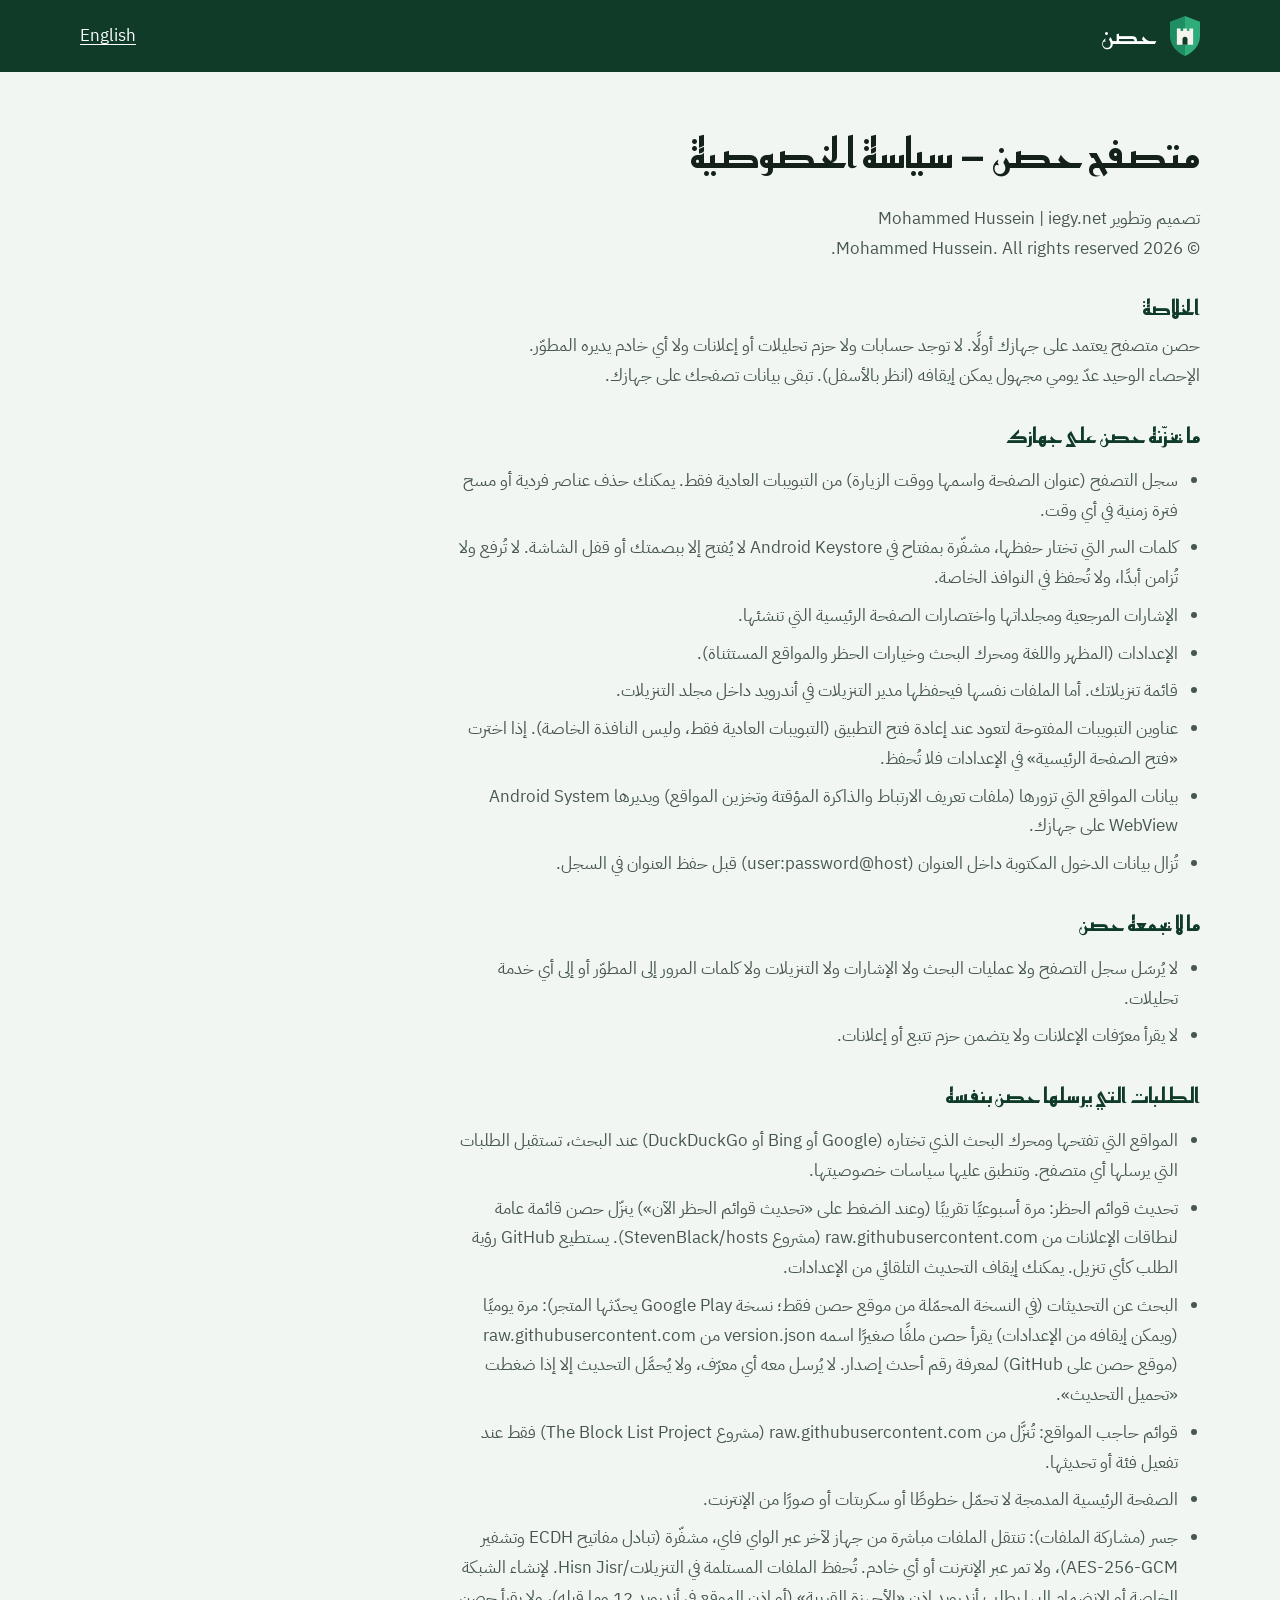
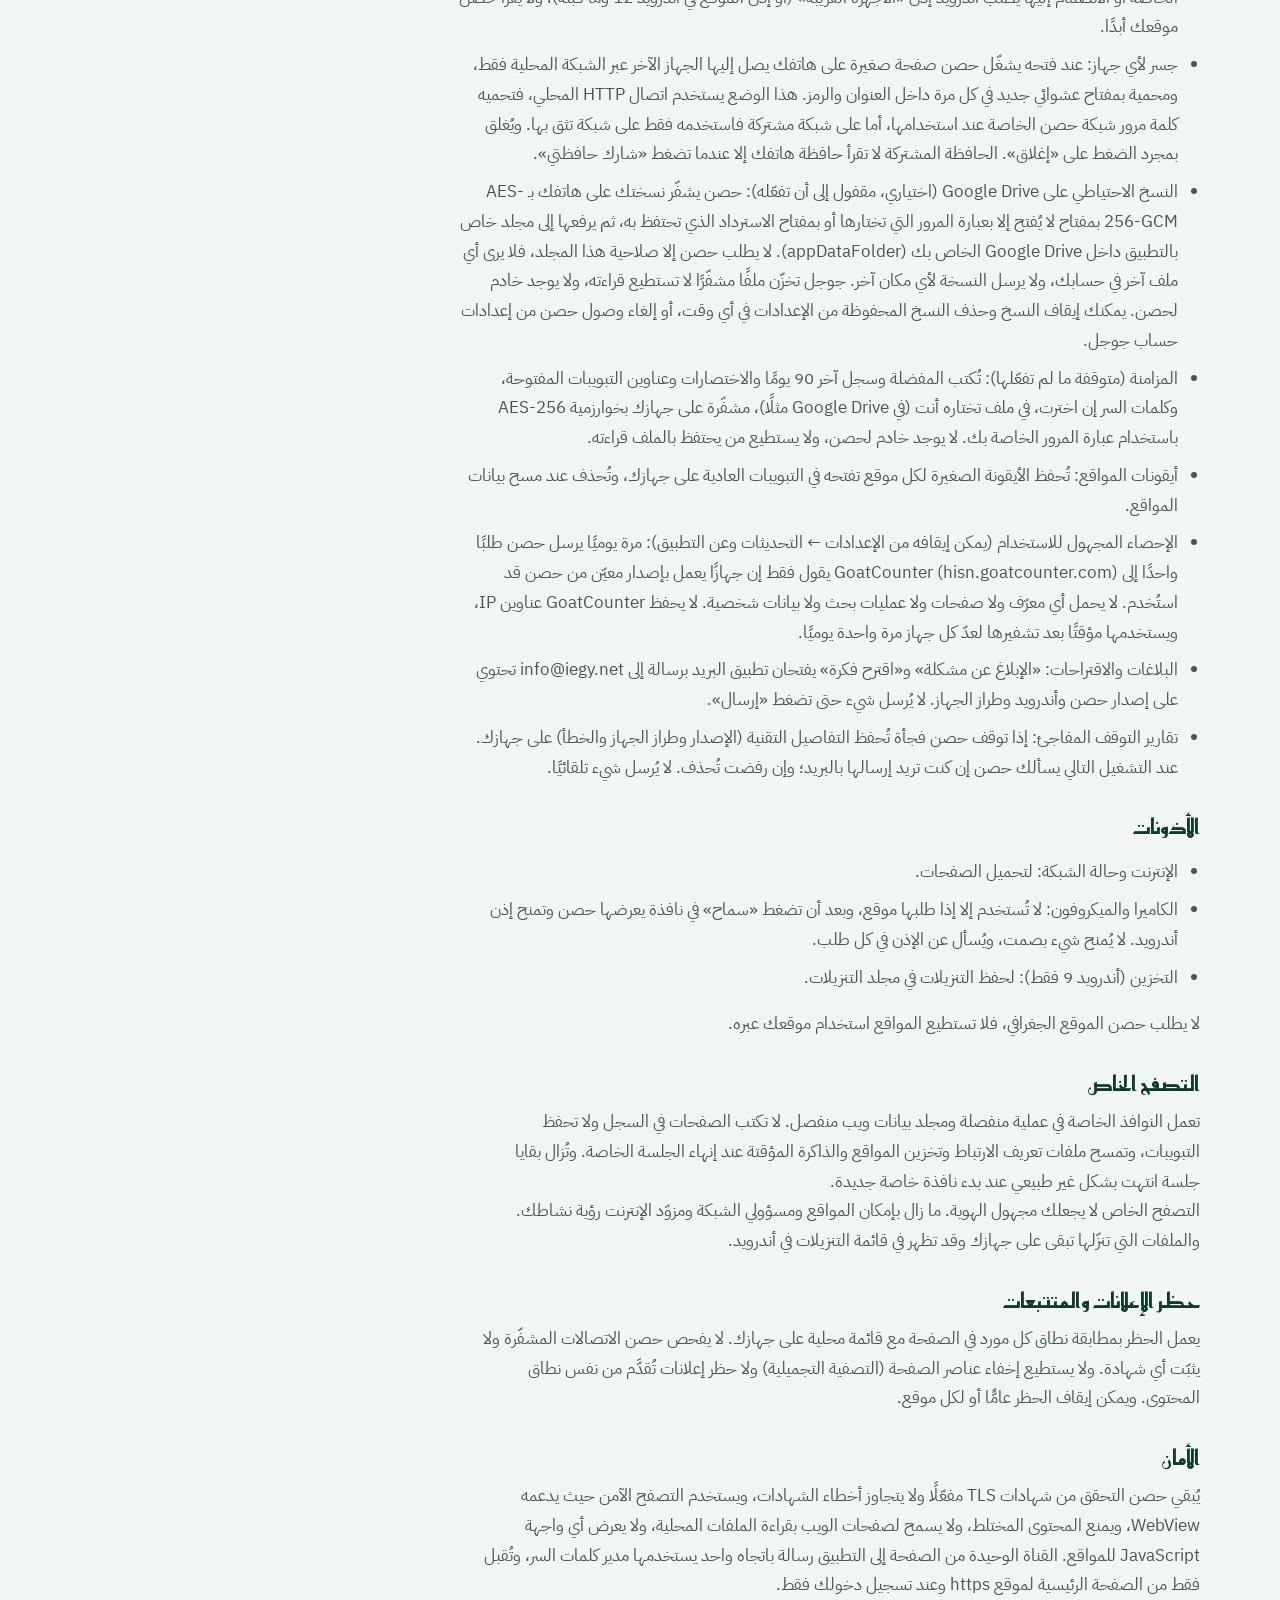
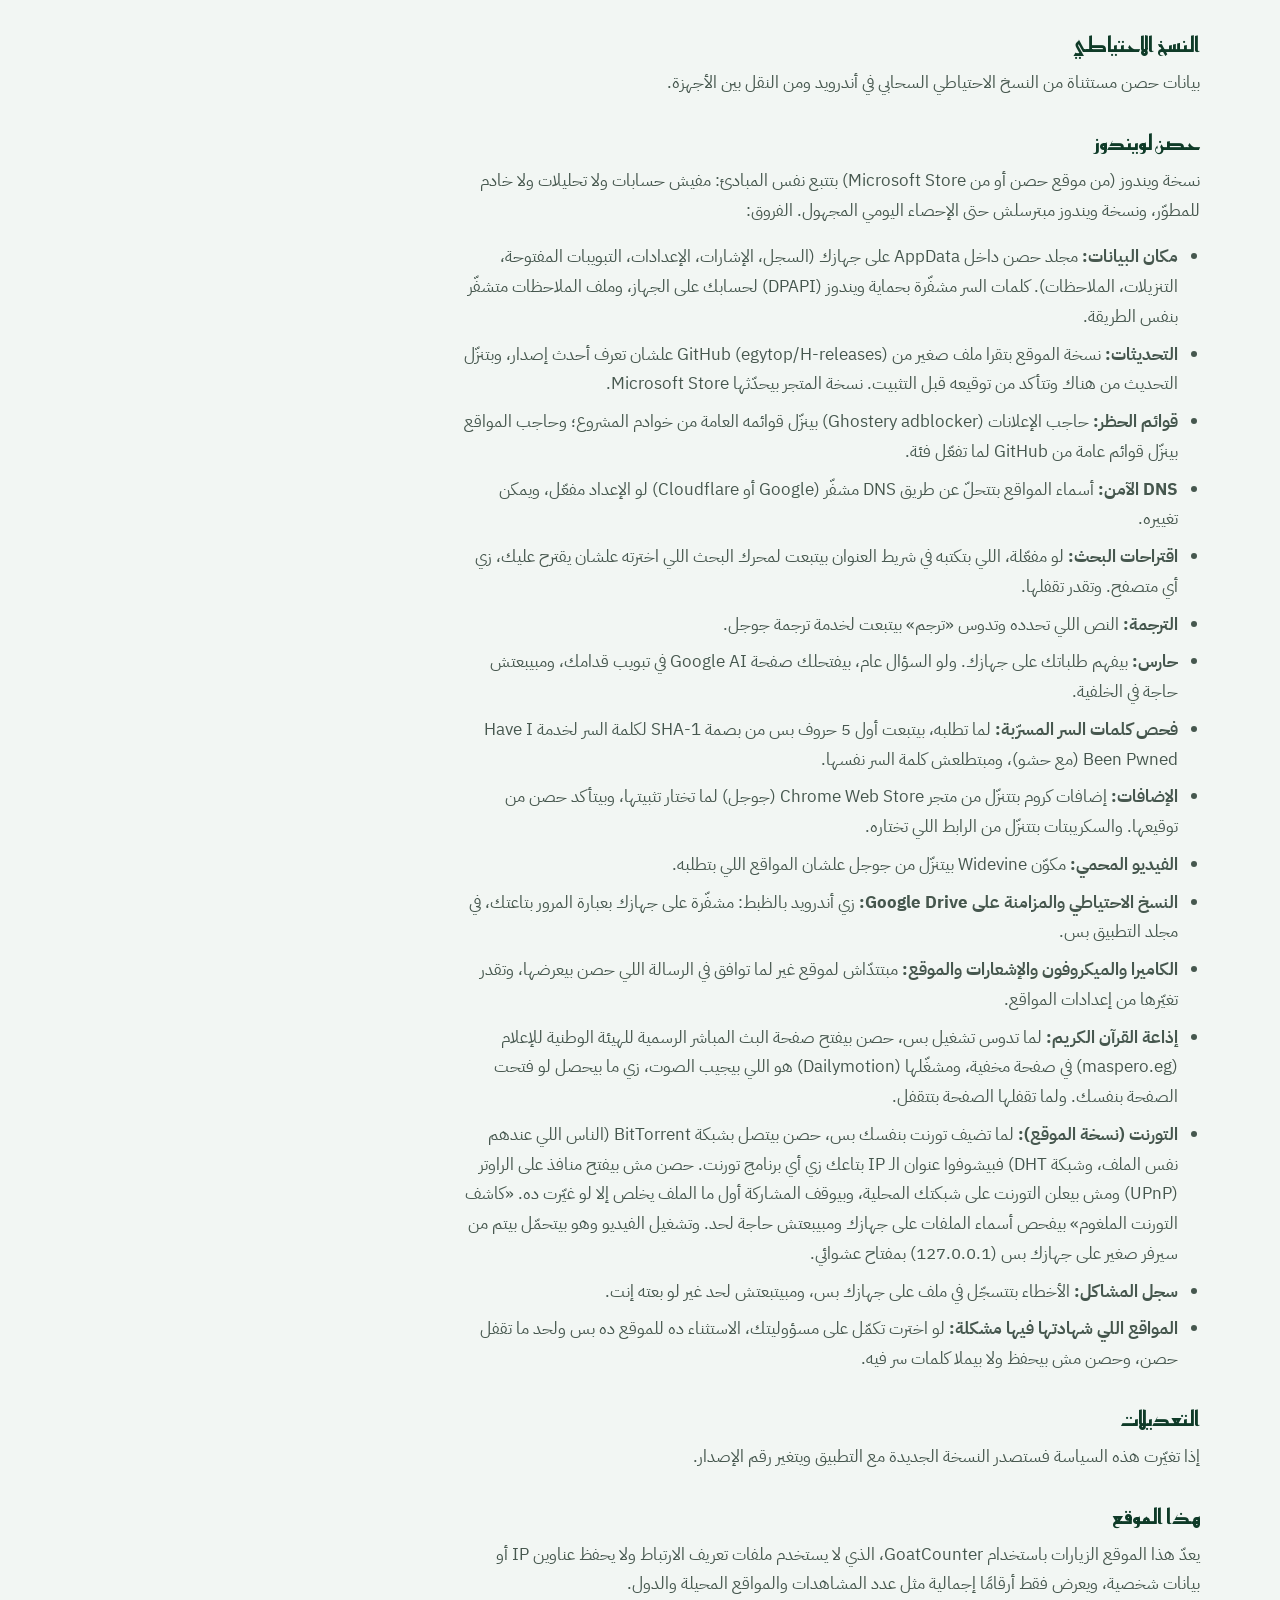
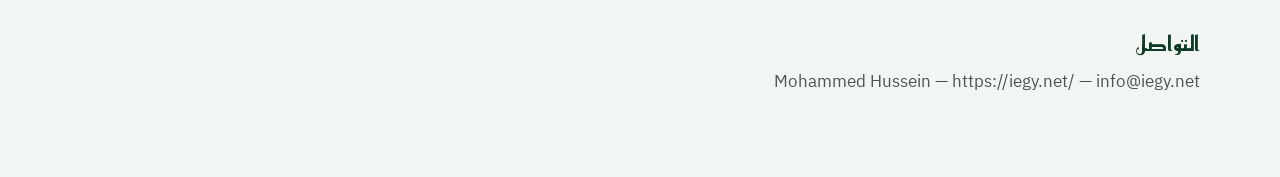
<file: privacy.html>
<!doctype html>
<html lang="ar" dir="rtl">
<head>
<meta charset="utf-8"><meta name="viewport" content="width=device-width, initial-scale=1">
<title>متصفح حصن — سياسة الخصوصية</title>
<meta name="theme-color" content="#0f3b28">
<link rel="icon" href="assets/favicon.svg" type="image/svg+xml">
<link href="https://fonts.googleapis.com/css2?family=IBM+Plex+Sans+Arabic:wght@400;500;600&family=Reem+Kufi:wght@500;600&display=swap" rel="stylesheet">
<link rel="stylesheet" href="assets/style.css">
<style>
.legal{padding-block:56px 80px} .legal h1{font-size:clamp(1.8rem,4vw,2.6rem);margin-bottom:24px}
.legal h2{font-size:1.3rem;margin:32px 0 10px;color:var(--fortress)} .legal p,.legal li{color:var(--ink-soft);max-width:72ch}
.legal ul{padding-inline-start:22px;display:grid;gap:8px} .bar{background:var(--fortress);color:#fff}
.bar .wrap{display:flex;justify-content:space-between;align-items:center;padding-block:16px} .bar a{color:#fff}
</style>
<script data-goatcounter="https://hisn.goatcounter.com/count" async src="https://gc.zgo.at/count.js"></script>
</head>
<body>
<header class="bar"><div class="wrap"><a class="brand" href="./"><img src="assets/logo.svg" alt="" width="26" height="35"><span>حصن</span></a><a href="en/privacy.html" lang="en">English</a></div></header>
<main class="legal"><div class="wrap"><h1>متصفح حصن — سياسة الخصوصية</h1>
<p>تصميم وتطوير Mohammed Hussein | iegy.net</p>
<p>© 2026 Mohammed Hussein. All rights reserved.</p>
<h2>الخلاصة</h2>
<p>حصن متصفح يعتمد على جهازك أولًا. لا توجد حسابات ولا حزم تحليلات أو إعلانات ولا أي خادم يديره المطوّر. الإحصاء الوحيد عدّ يومي مجهول يمكن إيقافه (انظر بالأسفل). تبقى بيانات تصفحك على جهازك.</p>
<h2>ما يخزّنه حصن على جهازك</h2>
<ul>
<li>سجل التصفح (عنوان الصفحة واسمها ووقت الزيارة) من التبويبات العادية فقط. يمكنك حذف عناصر فردية أو مسح فترة زمنية في أي وقت.</li>
<li>كلمات السر التي تختار حفظها، مشفّرة بمفتاح في Android Keystore لا يُفتح إلا ببصمتك أو قفل الشاشة. لا تُرفع ولا تُزامن أبدًا، ولا تُحفظ في النوافذ الخاصة.</li>
<li>الإشارات المرجعية ومجلداتها واختصارات الصفحة الرئيسية التي تنشئها.</li>
<li>الإعدادات (المظهر واللغة ومحرك البحث وخيارات الحظر والمواقع المستثناة).</li>
<li>قائمة تنزيلاتك. أما الملفات نفسها فيحفظها مدير التنزيلات في أندرويد داخل مجلد التنزيلات.</li>
<li>عناوين التبويبات المفتوحة لتعود عند إعادة فتح التطبيق (التبويبات العادية فقط، وليس النافذة الخاصة). إذا اخترت «فتح الصفحة الرئيسية» في الإعدادات فلا تُحفظ.</li>
<li>بيانات المواقع التي تزورها (ملفات تعريف الارتباط والذاكرة المؤقتة وتخزين المواقع) ويديرها Android System WebView على جهازك.</li>
<li>تُزال بيانات الدخول المكتوبة داخل العنوان (user:password@host) قبل حفظ العنوان في السجل.</li>
</ul>
<h2>ما لا يجمعه حصن</h2>
<ul>
<li>لا يُرسَل سجل التصفح ولا عمليات البحث ولا الإشارات ولا التنزيلات ولا كلمات المرور إلى المطوّر أو إلى أي خدمة تحليلات.</li>
<li>لا يقرأ معرّفات الإعلانات ولا يتضمن حزم تتبع أو إعلانات.</li>
</ul>
<h2>الطلبات التي يرسلها حصن بنفسه</h2>
<ul>
<li>المواقع التي تفتحها ومحرك البحث الذي تختاره (Google أو Bing أو DuckDuckGo) عند البحث، تستقبل الطلبات التي يرسلها أي متصفح. وتنطبق عليها سياسات خصوصيتها.</li>
<li>تحديث قوائم الحظر: مرة أسبوعيًا تقريبًا (وعند الضغط على «تحديث قوائم الحظر الآن») ينزّل حصن قائمة عامة لنطاقات الإعلانات من raw.githubusercontent.com (مشروع StevenBlack/hosts). يستطيع GitHub رؤية الطلب كأي تنزيل. يمكنك إيقاف التحديث التلقائي من الإعدادات.</li>
<li>البحث عن التحديثات (في النسخة المحمّلة من موقع حصن فقط؛ نسخة Google Play يحدّثها المتجر): مرة يوميًا (ويمكن إيقافه من الإعدادات) يقرأ حصن ملفًا صغيرًا اسمه version.json من raw.githubusercontent.com (موقع حصن على GitHub) لمعرفة رقم أحدث إصدار. لا يُرسل معه أي معرّف، ولا يُحمَّل التحديث إلا إذا ضغطت «تحميل التحديث».</li>
<li>قوائم حاجب المواقع: تُنزَّل من raw.githubusercontent.com (مشروع The Block List Project) فقط عند تفعيل فئة أو تحديثها.</li>
<li>الصفحة الرئيسية المدمجة لا تحمّل خطوطًا أو سكربتات أو صورًا من الإنترنت.</li>
<li>جسر (مشاركة الملفات): تنتقل الملفات مباشرة من جهاز لآخر عبر الواي فاي، مشفّرة (تبادل مفاتيح ECDH وتشفير AES-256-GCM)، ولا تمر عبر الإنترنت أو أي خادم. تُحفظ الملفات المستلمة في التنزيلات/Hisn Jisr. لإنشاء الشبكة الخاصة أو الانضمام إليها يطلب أندرويد إذن «الأجهزة القريبة» (أو إذن الموقع في أندرويد 12 وما قبله)، ولا يقرأ حصن موقعك أبدًا.</li>
<li>جسر لأي جهاز: عند فتحه يشغّل حصن صفحة صغيرة على هاتفك يصل إليها الجهاز الآخر عبر الشبكة المحلية فقط، ومحمية بمفتاح عشوائي جديد في كل مرة داخل العنوان والرمز. هذا الوضع يستخدم اتصال HTTP المحلي، فتحميه كلمة مرور شبكة حصن الخاصة عند استخدامها، أما على شبكة مشتركة فاستخدمه فقط على شبكة تثق بها. ويُغلق بمجرد الضغط على «إغلاق». الحافظة المشتركة لا تقرأ حافظة هاتفك إلا عندما تضغط «شارك حافظتي».</li>
<li>النسخ الاحتياطي على Google Drive (اختياري، مقفول إلى أن تفعّله): حصن يشفّر نسختك على هاتفك بـ AES-256-GCM بمفتاح لا يُفتح إلا بعبارة المرور التي تختارها أو بمفتاح الاسترداد الذي تحتفظ به، ثم يرفعها إلى مجلد خاص بالتطبيق داخل Google Drive الخاص بك (appDataFolder). لا يطلب حصن إلا صلاحية هذا المجلد، فلا يرى أي ملف آخر في حسابك، ولا يرسل النسخة لأي مكان آخر. جوجل تخزّن ملفًا مشفّرًا لا تستطيع قراءته، ولا يوجد خادم لحصن. يمكنك إيقاف النسخ وحذف النسخ المحفوظة من الإعدادات في أي وقت، أو إلغاء وصول حصن من إعدادات حساب جوجل.</li>
<li>المزامنة (متوقفة ما لم تفعّلها): تُكتب المفضلة وسجل آخر 90 يومًا والاختصارات وعناوين التبويبات المفتوحة، وكلمات السر إن اخترت، في ملف تختاره أنت (في Google Drive مثلًا)، مشفّرة على جهازك بخوارزمية AES-256 باستخدام عبارة المرور الخاصة بك. لا يوجد خادم لحصن، ولا يستطيع من يحتفظ بالملف قراءته.</li>
<li>أيقونات المواقع: تُحفظ الأيقونة الصغيرة لكل موقع تفتحه في التبويبات العادية على جهازك، وتُحذف عند مسح بيانات المواقع.</li>
<li>الإحصاء المجهول للاستخدام (يمكن إيقافه من الإعدادات ← التحديثات وعن التطبيق): مرة يوميًا يرسل حصن طلبًا واحدًا إلى GoatCounter (hisn.goatcounter.com) يقول فقط إن جهازًا يعمل بإصدار معيّن من حصن قد استُخدم. لا يحمل أي معرّف ولا صفحات ولا عمليات بحث ولا بيانات شخصية. لا يحفظ GoatCounter عناوين IP، ويستخدمها مؤقتًا بعد تشفيرها لعدّ كل جهاز مرة واحدة يوميًا.</li>
<li>البلاغات والاقتراحات: «الإبلاغ عن مشكلة» و«اقترح فكرة» يفتحان تطبيق البريد برسالة إلى info@iegy.net تحتوي على إصدار حصن وأندرويد وطراز الجهاز. لا يُرسل شيء حتى تضغط «إرسال».</li>
<li>تقارير التوقف المفاجئ: إذا توقف حصن فجأة تُحفظ التفاصيل التقنية (الإصدار وطراز الجهاز والخطأ) على جهازك. عند التشغيل التالي يسألك حصن إن كنت تريد إرسالها بالبريد؛ وإن رفضت تُحذف. لا يُرسل شيء تلقائيًا.</li>
</ul>
<h2>الأذونات</h2>
<ul>
<li>الإنترنت وحالة الشبكة: لتحميل الصفحات.</li>
<li>الكاميرا والميكروفون: لا تُستخدم إلا إذا طلبها موقع، وبعد أن تضغط «سماح» في نافذة يعرضها حصن وتمنح إذن أندرويد. لا يُمنح شيء بصمت، ويُسأل عن الإذن في كل طلب.</li>
<li>التخزين (أندرويد 9 فقط): لحفظ التنزيلات في مجلد التنزيلات.</li>
</ul>
<p>لا يطلب حصن الموقع الجغرافي، فلا تستطيع المواقع استخدام موقعك عبره.</p>
<h2>التصفح الخاص</h2>
<p>تعمل النوافذ الخاصة في عملية منفصلة ومجلد بيانات ويب منفصل. لا تكتب الصفحات في السجل ولا تحفظ التبويبات، وتمسح ملفات تعريف الارتباط وتخزين المواقع والذاكرة المؤقتة عند إنهاء الجلسة الخاصة. وتُزال بقايا جلسة انتهت بشكل غير طبيعي عند بدء نافذة خاصة جديدة.</p>
<p>التصفح الخاص لا يجعلك مجهول الهوية. ما زال بإمكان المواقع ومسؤولي الشبكة ومزوّد الإنترنت رؤية نشاطك. والملفات التي تنزّلها تبقى على جهازك وقد تظهر في قائمة التنزيلات في أندرويد.</p>
<h2>حظر الإعلانات والمتتبعات</h2>
<p>يعمل الحظر بمطابقة نطاق كل مورد في الصفحة مع قائمة محلية على جهازك. لا يفحص حصن الاتصالات المشفّرة ولا يثبّت أي شهادة. ولا يستطيع إخفاء عناصر الصفحة (التصفية التجميلية) ولا حظر إعلانات تُقدَّم من نفس نطاق المحتوى. ويمكن إيقاف الحظر عامًّا أو لكل موقع.</p>
<h2>الأمان</h2>
<p>يُبقي حصن التحقق من شهادات TLS مفعّلًا ولا يتجاوز أخطاء الشهادات، ويستخدم التصفح الآمن حيث يدعمه WebView، ويمنع المحتوى المختلط، ولا يسمح لصفحات الويب بقراءة الملفات المحلية، ولا يعرض أي واجهة JavaScript للمواقع. القناة الوحيدة من الصفحة إلى التطبيق رسالة باتجاه واحد يستخدمها مدير كلمات السر، وتُقبل فقط من الصفحة الرئيسية لموقع https وعند تسجيل دخولك فقط.</p>
<h2>النسخ الاحتياطي</h2>
<p>بيانات حصن مستثناة من النسخ الاحتياطي السحابي في أندرويد ومن النقل بين الأجهزة.</p>
<h2 id="windows">حصن لويندوز</h2>
<p>نسخة ويندوز (من موقع حصن أو من Microsoft Store) بتتبع نفس المبادئ: مفيش حسابات ولا تحليلات ولا خادم للمطوّر، ونسخة ويندوز مبترسلش حتى الإحصاء اليومي المجهول. الفروق:</p>
<ul>
<li><b>مكان البيانات:</b> مجلد حصن داخل AppData على جهازك (السجل، الإشارات، الإعدادات، التبويبات المفتوحة، التنزيلات، الملاحظات). كلمات السر مشفّرة بحماية ويندوز (DPAPI) لحسابك على الجهاز، وملف الملاحظات متشفّر بنفس الطريقة.</li>
<li><b>التحديثات:</b> نسخة الموقع بتقرا ملف صغير من GitHub (egytop/H-releases) علشان تعرف أحدث إصدار، وبتنزّل التحديث من هناك وتتأكد من توقيعه قبل التثبيت. نسخة المتجر بيحدّثها Microsoft Store.</li>
<li><b>قوائم الحظر:</b> حاجب الإعلانات (Ghostery adblocker) بينزّل قوائمه العامة من خوادم المشروع؛ وحاجب المواقع بينزّل قوائم عامة من GitHub لما تفعّل فئة.</li>
<li><b>DNS الآمن:</b> أسماء المواقع بتتحلّ عن طريق DNS مشفّر (Google أو Cloudflare) لو الإعداد مفعّل، ويمكن تغييره.</li>
<li><b>اقتراحات البحث:</b> لو مفعّلة، اللي بتكتبه في شريط العنوان بيتبعت لمحرك البحث اللي اخترته علشان يقترح عليك، زي أي متصفح. وتقدر تقفلها.</li>
<li><b>الترجمة:</b> النص اللي تحدده وتدوس «ترجم» بيتبعت لخدمة ترجمة جوجل.</li>
<li><b>حارس:</b> بيفهم طلباتك على جهازك. ولو السؤال عام، بيفتحلك صفحة Google AI في تبويب قدامك، ومبيبعتش حاجة في الخلفية.</li>
<li><b>فحص كلمات السر المسرّبة:</b> لما تطلبه، بيتبعت أول 5 حروف بس من بصمة SHA-1 لكلمة السر لخدمة Have I Been Pwned (مع حشو)، ومبتطلعش كلمة السر نفسها.</li>
<li><b>الإضافات:</b> إضافات كروم بتتنزّل من متجر Chrome Web Store (جوجل) لما تختار تثبيتها، وبيتأكد حصن من توقيعها. والسكريبتات بتتنزّل من الرابط اللي تختاره.</li>
<li><b>الفيديو المحمي:</b> مكوّن Widevine بيتنزّل من جوجل علشان المواقع اللي بتطلبه.</li>
<li><b>النسخ الاحتياطي والمزامنة على Google Drive:</b> زي أندرويد بالظبط: مشفّرة على جهازك بعبارة المرور بتاعتك، في مجلد التطبيق بس.</li>
<li><b>الكاميرا والميكروفون والإشعارات والموقع:</b> مبتتدّاش لموقع غير لما توافق في الرسالة اللي حصن بيعرضها، وتقدر تغيّرها من إعدادات المواقع.</li>
<li><b>إذاعة القرآن الكريم:</b> لما تدوس تشغيل بس، حصن بيفتح صفحة البث المباشر الرسمية للهيئة الوطنية للإعلام (maspero.eg) في صفحة مخفية، ومشغّلها (Dailymotion) هو اللي بيجيب الصوت، زي ما بيحصل لو فتحت الصفحة بنفسك. ولما تقفلها الصفحة بتتقفل.</li>
<li><b>التورنت (نسخة الموقع):</b> لما تضيف تورنت بنفسك بس، حصن بيتصل بشبكة BitTorrent (الناس اللي عندهم نفس الملف، وشبكة DHT) فبيشوفوا عنوان الـ IP بتاعك زي أي برنامج تورنت. حصن مش بيفتح منافذ على الراوتر (UPnP) ومش بيعلن التورنت على شبكتك المحلية، وبيوقف المشاركة أول ما الملف يخلص إلا لو غيّرت ده. «كاشف التورنت الملغوم» بيفحص أسماء الملفات على جهازك ومبيبعتش حاجة لحد. وتشغيل الفيديو وهو بيتحمّل بيتم من سيرفر صغير على جهازك بس (127.0.0.1) بمفتاح عشوائي.</li>
<li><b>سجل المشاكل:</b> الأخطاء بتتسجّل في ملف على جهازك بس، ومبيتبعتش لحد غير لو بعته إنت.</li>
<li><b>المواقع اللي شهادتها فيها مشكلة:</b> لو اخترت تكمّل على مسؤوليتك، الاستثناء ده للموقع ده بس ولحد ما تقفل حصن، وحصن مش بيحفظ ولا بيملا كلمات سر فيه.</li>
</ul>
<h2>التعديلات</h2>
<p>إذا تغيّرت هذه السياسة فستصدر النسخة الجديدة مع التطبيق ويتغير رقم الإصدار.</p>
<h2>هذا الموقع</h2>
<p>يعدّ هذا الموقع الزيارات باستخدام GoatCounter، الذي لا يستخدم ملفات تعريف الارتباط ولا يحفظ عناوين IP أو بيانات شخصية، ويعرض فقط أرقامًا إجمالية مثل عدد المشاهدات والمواقع المحيلة والدول.</p>
<h2>التواصل</h2>
<p>Mohammed Hussein — https://iegy.net/ — info@iegy.net</p>
</div></main>
</body></html>
</file>
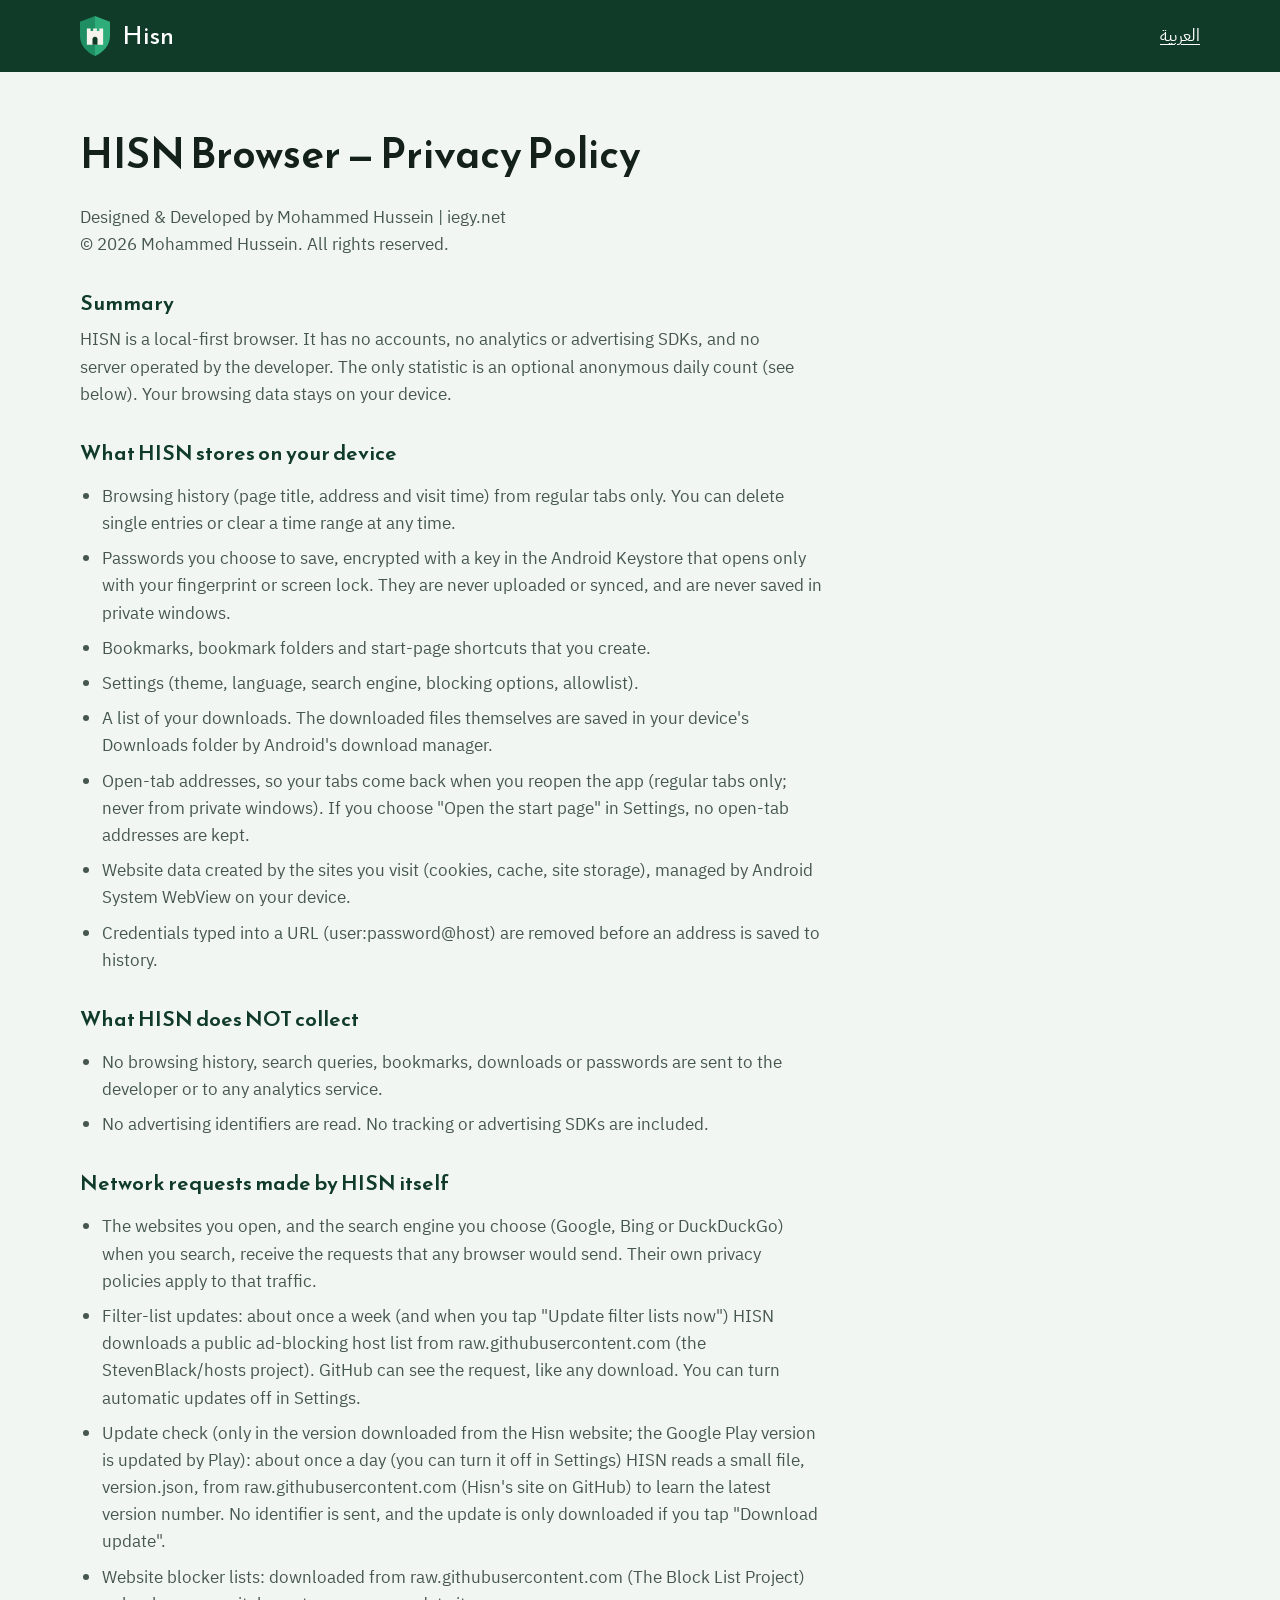
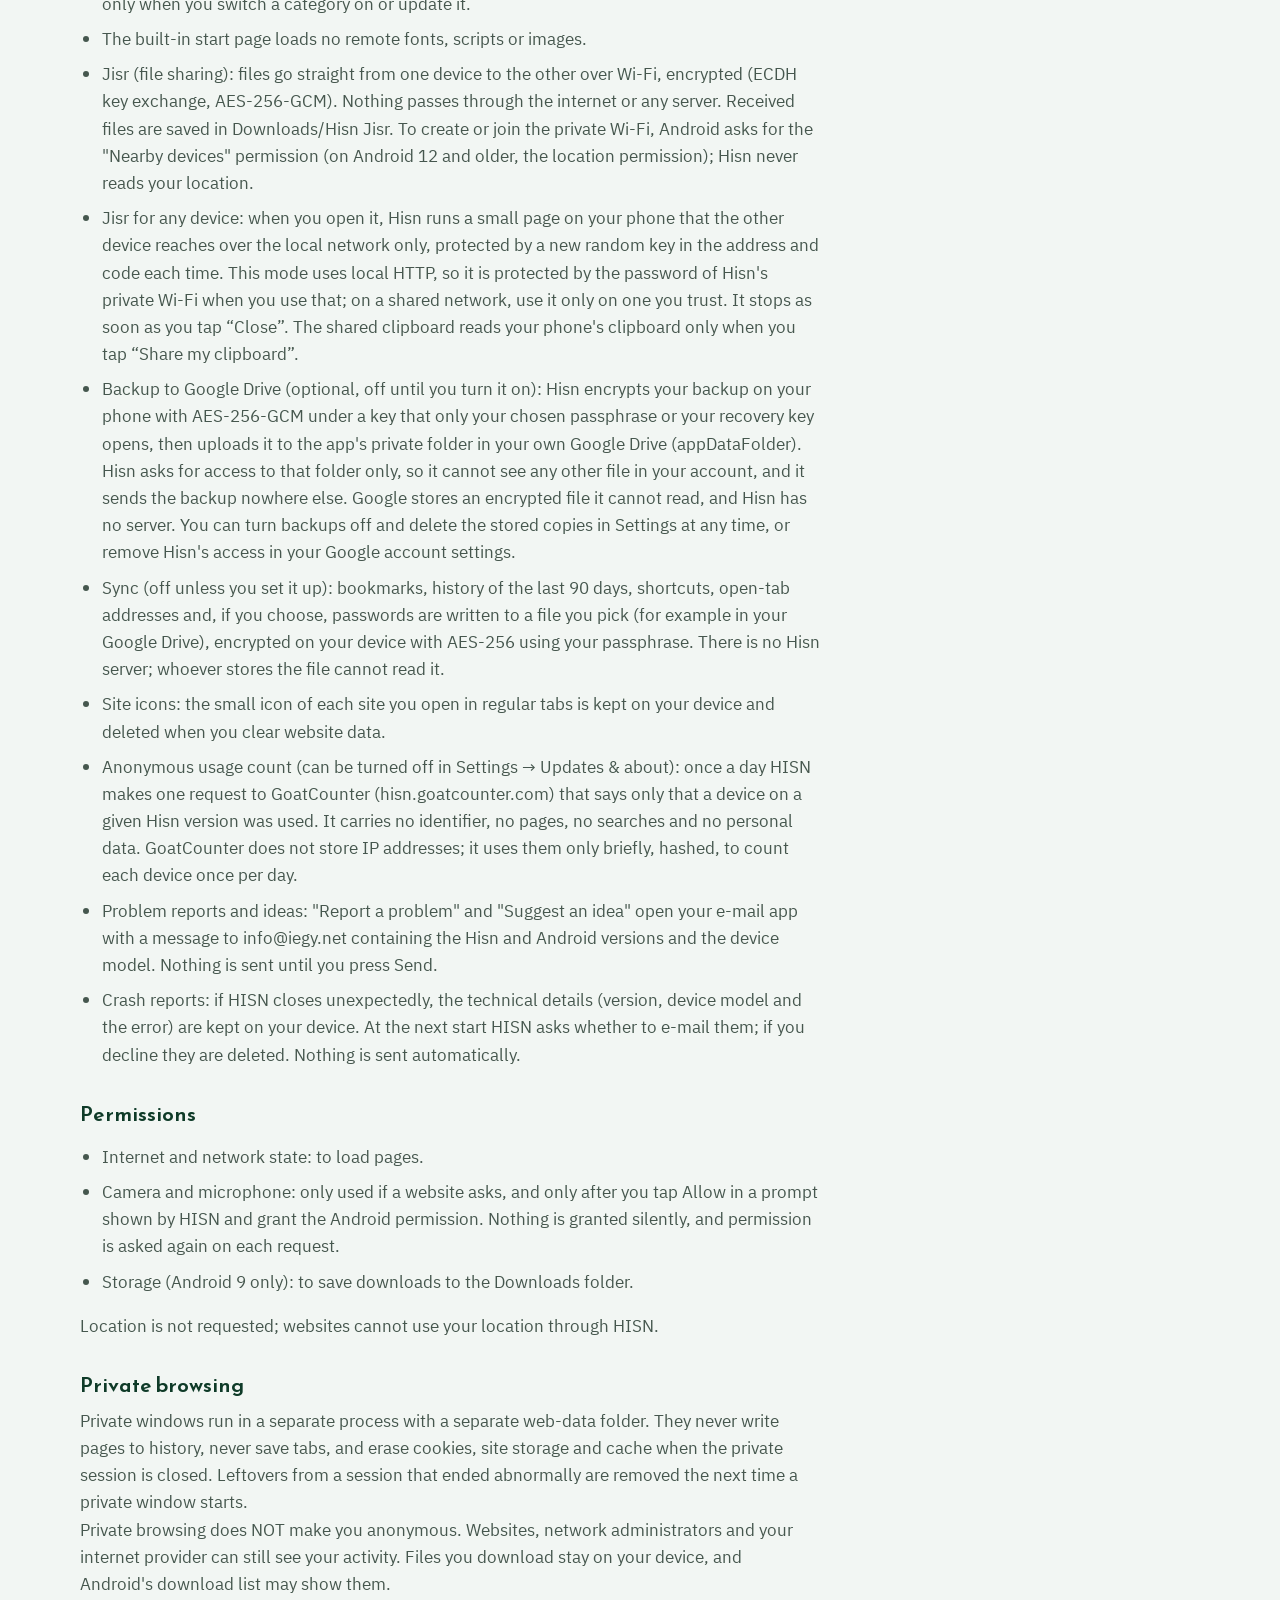
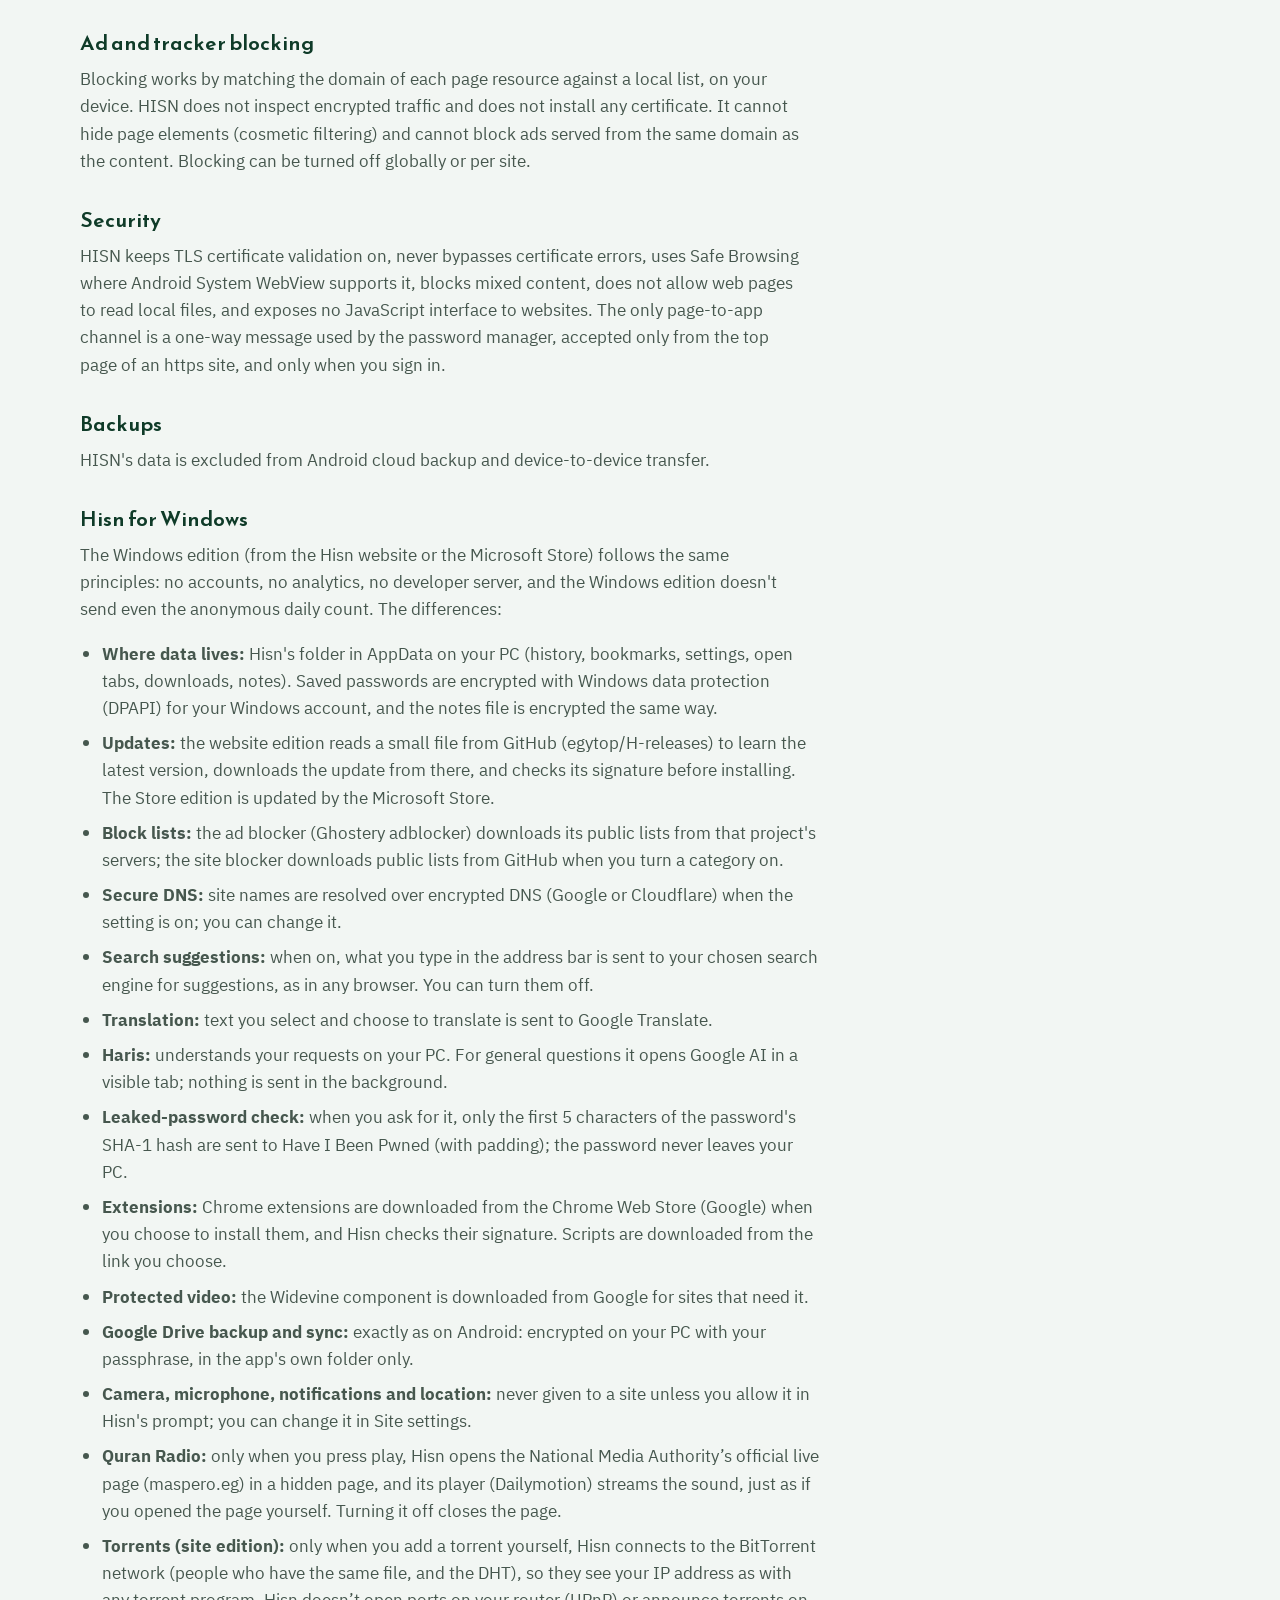
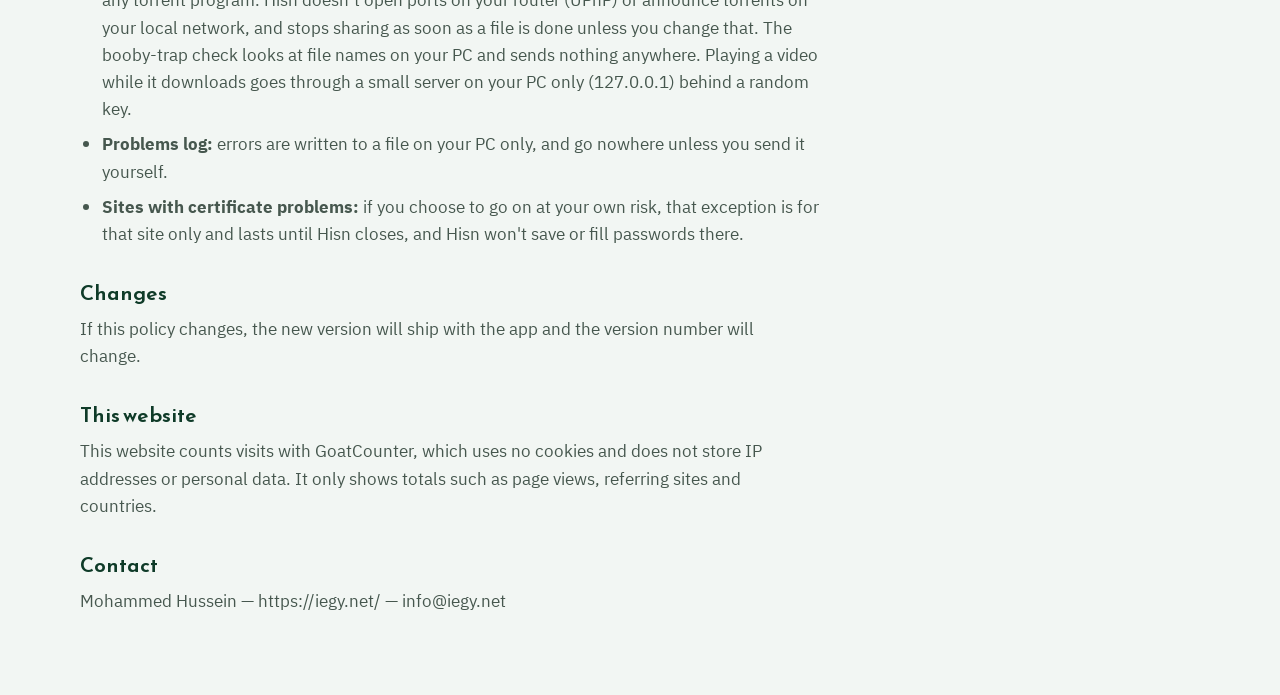
<file: en/privacy.html>
<!doctype html>
<html lang="en" dir="ltr">
<head>
<meta charset="utf-8"><meta name="viewport" content="width=device-width, initial-scale=1">
<title>HISN Browser — Privacy Policy</title>
<meta name="theme-color" content="#0f3b28">
<link rel="icon" href="../assets/favicon.svg" type="image/svg+xml">
<link href="https://fonts.googleapis.com/css2?family=IBM+Plex+Sans+Arabic:wght@400;500;600&family=Reem+Kufi:wght@500;600&display=swap" rel="stylesheet">
<link rel="stylesheet" href="../assets/style.css">
<style>
.legal{padding-block:56px 80px} .legal h1{font-size:clamp(1.8rem,4vw,2.6rem);margin-bottom:24px}
.legal h2{font-size:1.3rem;margin:32px 0 10px;color:var(--fortress)} .legal p,.legal li{color:var(--ink-soft);max-width:72ch}
.legal ul{padding-inline-start:22px;display:grid;gap:8px} .bar{background:var(--fortress);color:#fff}
.bar .wrap{display:flex;justify-content:space-between;align-items:center;padding-block:16px} .bar a{color:#fff}
</style>
<script data-goatcounter="https://hisn.goatcounter.com/count" async src="https://gc.zgo.at/count.js"></script>
</head>
<body>
<header class="bar"><div class="wrap"><a class="brand" href="./"><img src="../assets/logo.svg" alt="" width="26" height="35"><span>Hisn</span></a><a href="../privacy.html" lang="ar">العربية</a></div></header>
<main class="legal"><div class="wrap"><h1>HISN Browser — Privacy Policy</h1>
<p>Designed &amp; Developed by Mohammed Hussein | iegy.net</p>
<p>© 2026 Mohammed Hussein. All rights reserved.</p>
<h2>Summary</h2>
<p>HISN is a local-first browser. It has no accounts, no analytics or advertising SDKs, and no server operated by the developer. The only statistic is an optional anonymous daily count (see below). Your browsing data stays on your device.</p>
<h2>What HISN stores on your device</h2>
<ul>
<li>Browsing history (page title, address and visit time) from regular tabs only. You can delete single entries or clear a time range at any time.</li>
<li>Passwords you choose to save, encrypted with a key in the Android Keystore that opens only with your fingerprint or screen lock. They are never uploaded or synced, and are never saved in private windows.</li>
<li>Bookmarks, bookmark folders and start-page shortcuts that you create.</li>
<li>Settings (theme, language, search engine, blocking options, allowlist).</li>
<li>A list of your downloads. The downloaded files themselves are saved in your device&#x27;s Downloads folder by Android&#x27;s download manager.</li>
<li>Open-tab addresses, so your tabs come back when you reopen the app (regular tabs only; never from private windows). If you choose &quot;Open the start page&quot; in Settings, no open-tab addresses are kept.</li>
<li>Website data created by the sites you visit (cookies, cache, site storage), managed by Android System WebView on your device.</li>
<li>Credentials typed into a URL (user:password@host) are removed before an address is saved to history.</li>
</ul>
<h2>What HISN does NOT collect</h2>
<ul>
<li>No browsing history, search queries, bookmarks, downloads or passwords are sent to the developer or to any analytics service.</li>
<li>No advertising identifiers are read. No tracking or advertising SDKs are included.</li>
</ul>
<h2>Network requests made by HISN itself</h2>
<ul>
<li>The websites you open, and the search engine you choose (Google, Bing or DuckDuckGo) when you search, receive the requests that any browser would send. Their own privacy policies apply to that traffic.</li>
<li>Filter-list updates: about once a week (and when you tap &quot;Update filter lists now&quot;) HISN downloads a public ad-blocking host list from raw.githubusercontent.com (the StevenBlack/hosts project). GitHub can see the request, like any download. You can turn automatic updates off in Settings.</li>
<li>Update check (only in the version downloaded from the Hisn website; the Google Play version is updated by Play): about once a day (you can turn it off in Settings) HISN reads a small file, version.json, from raw.githubusercontent.com (Hisn&#x27;s site on GitHub) to learn the latest version number. No identifier is sent, and the update is only downloaded if you tap &quot;Download update&quot;.</li>
<li>Website blocker lists: downloaded from raw.githubusercontent.com (The Block List Project) only when you switch a category on or update it.</li>
<li>The built-in start page loads no remote fonts, scripts or images.</li>
<li>Jisr (file sharing): files go straight from one device to the other over Wi-Fi, encrypted (ECDH key exchange, AES-256-GCM). Nothing passes through the internet or any server. Received files are saved in Downloads/Hisn Jisr. To create or join the private Wi-Fi, Android asks for the &quot;Nearby devices&quot; permission (on Android 12 and older, the location permission); Hisn never reads your location.</li>
<li>Jisr for any device: when you open it, Hisn runs a small page on your phone that the other device reaches over the local network only, protected by a new random key in the address and code each time. This mode uses local HTTP, so it is protected by the password of Hisn&#39;s private Wi-Fi when you use that; on a shared network, use it only on one you trust. It stops as soon as you tap “Close”. The shared clipboard reads your phone&#39;s clipboard only when you tap “Share my clipboard”.</li>
<li>Backup to Google Drive (optional, off until you turn it on): Hisn encrypts your backup on your phone with AES-256-GCM under a key that only your chosen passphrase or your recovery key opens, then uploads it to the app&#39;s private folder in your own Google Drive (appDataFolder). Hisn asks for access to that folder only, so it cannot see any other file in your account, and it sends the backup nowhere else. Google stores an encrypted file it cannot read, and Hisn has no server. You can turn backups off and delete the stored copies in Settings at any time, or remove Hisn&#39;s access in your Google account settings.</li>
<li>Sync (off unless you set it up): bookmarks, history of the last 90 days, shortcuts, open-tab addresses and, if you choose, passwords are written to a file you pick (for example in your Google Drive), encrypted on your device with AES-256 using your passphrase. There is no Hisn server; whoever stores the file cannot read it.</li>
<li>Site icons: the small icon of each site you open in regular tabs is kept on your device and deleted when you clear website data.</li>
<li>Anonymous usage count (can be turned off in Settings → Updates &amp; about): once a day HISN makes one request to GoatCounter (hisn.goatcounter.com) that says only that a device on a given Hisn version was used. It carries no identifier, no pages, no searches and no personal data. GoatCounter does not store IP addresses; it uses them only briefly, hashed, to count each device once per day.</li>
<li>Problem reports and ideas: &quot;Report a problem&quot; and &quot;Suggest an idea&quot; open your e-mail app with a message to info@iegy.net containing the Hisn and Android versions and the device model. Nothing is sent until you press Send.</li>
<li>Crash reports: if HISN closes unexpectedly, the technical details (version, device model and the error) are kept on your device. At the next start HISN asks whether to e-mail them; if you decline they are deleted. Nothing is sent automatically.</li>
</ul>
<h2>Permissions</h2>
<ul>
<li>Internet and network state: to load pages.</li>
<li>Camera and microphone: only used if a website asks, and only after you tap Allow in a prompt shown by HISN and grant the Android permission. Nothing is granted silently, and permission is asked again on each request.</li>
<li>Storage (Android 9 only): to save downloads to the Downloads folder.</li>
</ul>
<p>Location is not requested; websites cannot use your location through HISN.</p>
<h2>Private browsing</h2>
<p>Private windows run in a separate process with a separate web-data folder. They never write pages to history, never save tabs, and erase cookies, site storage and cache when the private session is closed. Leftovers from a session that ended abnormally are removed the next time a private window starts.</p>
<p>Private browsing does NOT make you anonymous. Websites, network administrators and your internet provider can still see your activity. Files you download stay on your device, and Android&#x27;s download list may show them.</p>
<h2>Ad and tracker blocking</h2>
<p>Blocking works by matching the domain of each page resource against a local list, on your device. HISN does not inspect encrypted traffic and does not install any certificate. It cannot hide page elements (cosmetic filtering) and cannot block ads served from the same domain as the content. Blocking can be turned off globally or per site.</p>
<h2>Security</h2>
<p>HISN keeps TLS certificate validation on, never bypasses certificate errors, uses Safe Browsing where Android System WebView supports it, blocks mixed content, does not allow web pages to read local files, and exposes no JavaScript interface to websites. The only page-to-app channel is a one-way message used by the password manager, accepted only from the top page of an https site, and only when you sign in.</p>
<h2>Backups</h2>
<p>HISN&#x27;s data is excluded from Android cloud backup and device-to-device transfer.</p>
<h2 id="windows">Hisn for Windows</h2>
<p>The Windows edition (from the Hisn website or the Microsoft Store) follows the same principles: no accounts, no analytics, no developer server, and the Windows edition doesn't send even the anonymous daily count. The differences:</p>
<ul>
<li><b>Where data lives:</b> Hisn's folder in AppData on your PC (history, bookmarks, settings, open tabs, downloads, notes). Saved passwords are encrypted with Windows data protection (DPAPI) for your Windows account, and the notes file is encrypted the same way.</li>
<li><b>Updates:</b> the website edition reads a small file from GitHub (egytop/H-releases) to learn the latest version, downloads the update from there, and checks its signature before installing. The Store edition is updated by the Microsoft Store.</li>
<li><b>Block lists:</b> the ad blocker (Ghostery adblocker) downloads its public lists from that project's servers; the site blocker downloads public lists from GitHub when you turn a category on.</li>
<li><b>Secure DNS:</b> site names are resolved over encrypted DNS (Google or Cloudflare) when the setting is on; you can change it.</li>
<li><b>Search suggestions:</b> when on, what you type in the address bar is sent to your chosen search engine for suggestions, as in any browser. You can turn them off.</li>
<li><b>Translation:</b> text you select and choose to translate is sent to Google Translate.</li>
<li><b>Haris:</b> understands your requests on your PC. For general questions it opens Google AI in a visible tab; nothing is sent in the background.</li>
<li><b>Leaked-password check:</b> when you ask for it, only the first 5 characters of the password's SHA-1 hash are sent to Have I Been Pwned (with padding); the password never leaves your PC.</li>
<li><b>Extensions:</b> Chrome extensions are downloaded from the Chrome Web Store (Google) when you choose to install them, and Hisn checks their signature. Scripts are downloaded from the link you choose.</li>
<li><b>Protected video:</b> the Widevine component is downloaded from Google for sites that need it.</li>
<li><b>Google Drive backup and sync:</b> exactly as on Android: encrypted on your PC with your passphrase, in the app's own folder only.</li>
<li><b>Camera, microphone, notifications and location:</b> never given to a site unless you allow it in Hisn's prompt; you can change it in Site settings.</li>
<li><b>Quran Radio:</b> only when you press play, Hisn opens the National Media Authority’s official live page (maspero.eg) in a hidden page, and its player (Dailymotion) streams the sound, just as if you opened the page yourself. Turning it off closes the page.</li>
<li><b>Torrents (site edition):</b> only when you add a torrent yourself, Hisn connects to the BitTorrent network (people who have the same file, and the DHT), so they see your IP address as with any torrent program. Hisn doesn’t open ports on your router (UPnP) or announce torrents on your local network, and stops sharing as soon as a file is done unless you change that. The booby-trap check looks at file names on your PC and sends nothing anywhere. Playing a video while it downloads goes through a small server on your PC only (127.0.0.1) behind a random key.</li>
<li><b>Problems log:</b> errors are written to a file on your PC only, and go nowhere unless you send it yourself.</li>
<li><b>Sites with certificate problems:</b> if you choose to go on at your own risk, that exception is for that site only and lasts until Hisn closes, and Hisn won't save or fill passwords there.</li>
</ul>
<h2>Changes</h2>
<p>If this policy changes, the new version will ship with the app and the version number will change.</p>
<h2>This website</h2>
<p>This website counts visits with GoatCounter, which uses no cookies and does not store IP addresses or personal data. It only shows totals such as page views, referring sites and countries.</p>
<h2>Contact</h2>
<p>Mohammed Hussein — https://iegy.net/ — info@iegy.net</p>
</div></main>
</body></html>
</file>
<file: assets/site.css>
/* حصن — iegy.net/H. Light, airy product page: soft glows, big rounded cards, fortress-green accents. */
:root {
  --bg: #f8faf8;
  --card: #ffffff;
  --ink: #1b2a24;
  --muted: #5a6a62;
  --line: #e3ebe6;
  --brand: #1f8f63;
  --brand-2: #2ead7b;
  --deep: #0f3b28;
  --mint: #def3e9;
  --sky: #dcefee;
  --cream: #fbf3e3;
  --gold: #c99a3e;
  --shadow: 0 10px 30px rgba(15, 59, 40, .08), 0 2px 6px rgba(15, 59, 40, .05);
  --r-l: 28px;
  --r-m: 20px;
  --font: "IBM Plex Sans Arabic", "Inter", system-ui, sans-serif;
  --wrap: 1100px;
}

*, *::before, *::after { box-sizing: border-box; }
html { scroll-behavior: smooth; -webkit-text-size-adjust: 100%; }
@media (prefers-reduced-motion: reduce) { html { scroll-behavior: auto; } * { animation: none !important; transition: none !important; } }
html, body { overflow-x: hidden; }
@supports (overflow: clip) { html, body { overflow-x: clip; } }
body { margin: 0; background: var(--bg); color: var(--ink); font-family: var(--font); font-size: 1.0625rem; line-height: 1.75; }
main, .band, .foot { overflow-x: clip; }
[lang="en"] body, body[lang="en"] { line-height: 1.6; }
img, svg { display: block; max-width: 100%; }
a { color: var(--brand); text-underline-offset: 3px; }
:focus-visible { outline: 3px solid var(--gold); outline-offset: 3px; border-radius: 8px; }
h1, h2, h3 { margin: 0; line-height: 1.25; font-weight: 700; letter-spacing: -.01em; }
p { margin: 0; }
.wrap { width: min(var(--wrap), 100% - 32px); margin-inline: auto; }
.narrow { width: min(820px, 100% - 32px); margin-inline: auto; }
.skip { position: absolute; inset-inline-start: 12px; top: -60px; background: #fff; padding: 8px 14px; border-radius: 8px; z-index: 20; }
.skip:focus { top: 12px; }

/* ---------- Header ---------- */
.top { position: sticky; top: 0; z-index: 10; background: rgba(248, 250, 248, .82); backdrop-filter: saturate(160%) blur(14px); -webkit-backdrop-filter: saturate(160%) blur(14px); border-bottom: 1px solid transparent; }
.top .wrap { display: flex; align-items: center; justify-content: space-between; gap: 16px; height: 64px; }
.brand { display: flex; align-items: center; gap: 10px; color: var(--ink); text-decoration: none; font-weight: 700; font-size: 1.3rem; }
.brand img { width: 24px; height: auto; }
.nav { display: flex; gap: 26px; }
.nav a { color: var(--ink); text-decoration: none; font-size: .95rem; font-weight: 500; opacity: .8; }
.nav a:hover { opacity: 1; color: var(--brand); }
.top-end { display: flex; align-items: center; gap: 14px; }
.lang { color: var(--muted); text-decoration: none; font-size: .9rem; }
.pill-dark { display: inline-flex; align-items: center; gap: 8px; background: var(--ink); color: #fff; text-decoration: none; padding: 9px 18px; border-radius: 999px; font-weight: 600; font-size: .92rem; box-shadow: 0 6px 16px rgba(27, 42, 36, .22); }
.pill-dark:hover { background: var(--deep); color: #fff; }
@media (max-width: 820px) { .nav { display: none; } }

/* ---------- Glows ---------- */
.glow { position: relative; isolation: isolate; }
.glow::before { content: ""; position: absolute; z-index: -1; width: 520px; height: 520px; border-radius: 50%; background: radial-gradient(closest-side, rgba(46, 173, 123, .16), transparent); pointer-events: none; inset-inline-end: -160px; top: -120px; }
.glow.left::before { inset-inline-end: auto; inset-inline-start: -200px; }
.glow.gold::before { background: radial-gradient(closest-side, rgba(201, 154, 62, .14), transparent); }

/* ---------- Hero ---------- */
.hero { text-align: center; padding: 56px 0 40px; }
.hero::before { inset-inline-end: auto; left: 50%; transform: translateX(-50%); top: -140px; width: 900px; height: 700px; }
.hero .mark { width: 64px; margin: 0 auto 18px; filter: drop-shadow(0 8px 18px rgba(31, 143, 99, .3)); }
.hero h1 { font-size: clamp(2.1rem, 5.4vw, 3.6rem); background: linear-gradient(120deg, var(--deep) 0%, var(--brand) 55%, var(--brand-2) 100%); -webkit-background-clip: text; background-clip: text; color: transparent; max-width: 17ch; margin-inline: auto; }
.hero .lead { color: var(--muted); max-width: 60ch; margin: 18px auto 0; font-size: 1.1rem; font-weight: 500; }
.platforms { display: flex; flex-wrap: wrap; justify-content: center; gap: 14px; margin-top: 30px; }
.plat { display: inline-flex; align-items: center; gap: 10px; background: #fff; color: var(--ink); text-decoration: none; font-weight: 600; padding: 10px 18px; border-radius: 14px; box-shadow: var(--shadow); border: 1px solid var(--line); }
.plat svg { width: 20px; height: 20px; }
.plat small { color: var(--muted); font-weight: 500; font-size: .8rem; }
.plat.primary { background: var(--brand); color: #fff; border-color: var(--brand); }
.plat.primary small { color: rgba(255, 255, 255, .8); }
.plat:hover { transform: translateY(-1px); }
.hero .fine { color: var(--muted); font-size: .85rem; margin-top: 14px; }
.hero .fine code { font-size: .72rem; word-break: break-all; }
.cta-win { display: contents; }
.cta-win[style*="none"] { display: none !important; }

/* Showcase card under the hero */
.showcase { position: relative; margin: 46px auto 0; max-width: 900px; border-radius: var(--r-l); padding: 34px 20px 0; overflow: hidden; color: #fff; background: radial-gradient(120% 90% at 85% 0%, #2ead7b 0%, transparent 55%), linear-gradient(140deg, #0f3b28 0%, #17694a 60%, #1f8f63 100%); box-shadow: 0 30px 60px rgba(15, 59, 40, .25); }
.showcase h2 { font-size: clamp(1.4rem, 3vw, 2rem); }
.showcase .stage { position: relative; height: 370px; margin-top: 22px; }
.float { position: absolute; padding: 6px 14px; border-radius: 999px; font: 700 .85rem/1.4 var(--font); color: #fff; box-shadow: 0 8px 18px rgba(0, 0, 0, .18); animation: bob 5s ease-in-out infinite; direction: ltr; }
.float.b { animation-delay: -1.6s; } .float.c { animation-delay: -3.2s; }
@keyframes bob { 50% { transform: translateY(-8px); } }
.f-mp4 { background: #e2557a; } .f-hls { background: #8f6ae8; } .f-dash { background: #3db0d8; } .f-mp3 { background: #e0a43a; }
.badge-ad { position: absolute; width: 74px; height: 74px; border-radius: 50%; display: grid; place-items: center; background: rgba(255, 255, 255, .16); border: 2px solid rgba(255, 255, 255, .5); backdrop-filter: blur(4px); font-weight: 800; animation: bob 6s ease-in-out infinite; }
.badge-ad span { position: relative; font-size: 1.2rem; }
@media (max-width: 600px) { .float, .badge-ad { display: none; } .showcase .stage { height: 390px; } }
.badge-ad span::after { content: ""; position: absolute; inset: 45% -10px auto; height: 3px; background: #ff6b6b; transform: rotate(-35deg); border-radius: 2px; }

/* Phone mockup (pure CSS) */
.phone { position: absolute; left: 50%; bottom: -40px; transform: translateX(-50%); width: 240px; height: 400px; background: #10181a; border-radius: 34px; padding: 9px; box-shadow: 0 24px 50px rgba(0, 0, 0, .35); }
.phone .scr { width: 100%; height: 100%; border-radius: 26px; overflow: hidden; background: #f4f7f5; color: var(--ink); display: flex; flex-direction: column; text-align: start; font-size: 11px; line-height: 1.4; }
.scr .bar { display: flex; align-items: center; gap: 6px; padding: 18px 10px 8px; background: #fff; border-bottom: 1px solid var(--line); }
.scr .addr { flex: 1; background: #eef3f0; border-radius: 999px; padding: 5px 10px; color: var(--muted); white-space: nowrap; overflow: hidden; direction: ltr; text-align: left; }
.scr .shield { width: 18px; height: 18px; border-radius: 6px; background: var(--brand); color: #fff; display: grid; place-items: center; font-size: 9px; font-weight: 800; }
.scr .video { margin: 10px; height: 118px; border-radius: 12px; position: relative; background: linear-gradient(160deg, #f2a65a 0%, #d9534f 45%, #3b2a5a 100%); }
.scr .video::after { content: ""; position: absolute; left: 50%; top: 50%; width: 34px; height: 34px; margin: -17px; border-radius: 50%; background: rgba(255, 255, 255, .9); clip-path: circle(50%); }
.scr .video::before { content: ""; position: absolute; left: 50%; top: 50%; z-index: 1; margin: -7px -4px; border-style: solid; border-width: 7px 0 7px 11px; border-color: transparent transparent transparent #222; }
.scr .t { margin: 0 12px; font-weight: 700; font-size: 11.5px; }
.scr .s { margin: 2px 12px 0; color: var(--muted); font-size: 10px; }
.sheet { margin-top: auto; background: #fff; border-radius: 18px 18px 0 0; padding: 10px 12px 14px; box-shadow: 0 -6px 20px rgba(0, 0, 0, .08); }
.sheet b { display: block; color: var(--brand); font-size: 11px; margin-bottom: 6px; }
.sheet .q { display: flex; justify-content: space-between; padding: 4px 0; border-top: 1px solid #eef2ef; direction: ltr; }
.sheet .q i { width: 10px; height: 10px; border-radius: 50%; border: 2px solid #aab8b0; display: inline-block; margin-inline-end: 6px; vertical-align: -1px; }
.sheet .q.on i { border-color: var(--brand); background: radial-gradient(circle, var(--brand) 40%, #fff 45%); }
.sheet .q span:last-child { color: var(--muted); }

/* ---------- Sections ---------- */
.sec { padding: 84px 0 20px; }
.eyebrow { display: inline-flex; align-items: center; gap: 8px; color: var(--brand); font-weight: 700; font-size: 1.1rem; }
.eyebrow svg { width: 22px; height: 22px; }
.sec h2 { font-size: clamp(1.8rem, 4vw, 2.7rem); margin-top: 10px; max-width: 20ch; }
.sec .sub { color: var(--muted); font-weight: 500; margin-top: 18px; max-width: 64ch; }
.cards { display: grid; gap: 20px; margin-top: 40px; }
.g2 { grid-template-columns: 1fr 1fr; }
.g3 { grid-template-columns: repeat(3, 1fr); }
@media (max-width: 860px) { .g3 { grid-template-columns: 1fr 1fr; } }
@media (max-width: 680px) { .g2, .g3 { grid-template-columns: 1fr; } }
.card { position: relative; overflow: hidden; background: var(--card); border-radius: var(--r-l); padding: 28px; box-shadow: var(--shadow); }
.card h3 { font-size: 1.35rem; }
.card p { margin-top: 10px; color: var(--muted); }
.card .ico { width: 44px; height: 44px; border-radius: 14px; display: grid; place-items: center; background: var(--mint); color: var(--brand); margin-bottom: 16px; }
.card .ico svg { width: 24px; height: 24px; }
.card.wide { grid-column: 1 / -1; }
.card.green { color: #fff; background: radial-gradient(90% 120% at 100% 0%, rgba(46, 173, 123, .9), transparent 60%), linear-gradient(150deg, #13533a, #1f8f63); }
.card.green p { color: rgba(255, 255, 255, .88); }
.card.dark { color: #fff; background: radial-gradient(80% 100% at 0% 100%, rgba(46, 173, 123, .35), transparent 60%), linear-gradient(160deg, #10251d, #1b3a2e); }
.card.dark p { color: rgba(255, 255, 255, .8); }
.card.mint { background: var(--mint); box-shadow: none; }
.card.sky { background: var(--sky); box-shadow: none; }
.card.cream { background: var(--cream); box-shadow: none; }
.card .hl { color: var(--brand); }
.card.center { text-align: center; }
.card.center p { margin-inline: auto; max-width: 62ch; }
.tag { display: inline-block; font-size: .75rem; font-weight: 700; border: 1px solid currentColor; border-radius: 999px; padding: 2px 10px; opacity: .85; }
.card .tag { position: absolute; inset-inline-end: 22px; top: 24px; }

/* Stats */
.stats { display: grid; grid-template-columns: repeat(3, 1fr); gap: 14px; margin-top: 24px; }
.stat { background: rgba(255, 255, 255, .12); border: 1px solid rgba(255, 255, 255, .2); border-radius: var(--r-m); padding: 18px; text-align: center; }
.stat b { display: block; font-size: clamp(1.4rem, 3vw, 2rem); line-height: 1.2; direction: ltr; }
.stat span { font-size: .9rem; opacity: .9; }
@media (max-width: 560px) { .stats { grid-template-columns: 1fr; } }

/* Player controls row */
.ctrls { display: flex; flex-wrap: wrap; justify-content: center; gap: 22px; margin-top: 26px; }
.ctrls div { display: flex; flex-direction: column; align-items: center; gap: 6px; font-size: .82rem; opacity: .92; }
.ctrls svg { width: 34px; height: 34px; }

/* Extensions grid */
.exts { display: grid; grid-template-columns: repeat(auto-fill, minmax(118px, 1fr)); gap: 12px; margin-top: 24px; }
.ext { background: #fff; border-radius: 18px; padding: 14px 10px; text-align: center; font-size: .85rem; font-weight: 600; line-height: 1.35; box-shadow: 0 4px 12px rgba(15, 59, 40, .07); }
.ext i { width: 42px; height: 42px; margin: 0 auto 8px; border-radius: 13px; display: grid; place-items: center; color: #fff; font-style: normal; }
.ext i svg { width: 22px; height: 22px; }
.ext.on { outline: 2px solid var(--brand-2); outline-offset: -2px; }

/* Expandable "more" pill (keeps the full feature lists one tap away) */
details.more { margin-top: 26px; text-align: center; }
details.more > summary { display: inline-flex; align-items: center; gap: 8px; cursor: pointer; list-style: none; background: var(--brand); color: #fff; font-weight: 600; font-size: .9rem; padding: 9px 18px; border-radius: 12px; box-shadow: 0 8px 18px rgba(31, 143, 99, .3); }
details.more > summary::-webkit-details-marker { display: none; }
details.more > summary::after { content: ""; width: 8px; height: 8px; border: solid currentColor; border-width: 0 2px 2px 0; transform: rotate(45deg) translateY(-2px); transition: transform .2s; }
details.more[open] > summary::after { transform: rotate(-135deg); }
.points { list-style: none; padding: 0; margin: 22px 0 0; display: grid; grid-template-columns: 1fr 1fr; gap: 14px; text-align: start; }
.points li { background: #fff; border-radius: var(--r-m); padding: 18px 20px; box-shadow: 0 4px 14px rgba(15, 59, 40, .06); }
.points h3 { font-size: 1.05rem; }
.points p { margin-top: 6px; color: var(--muted); font-size: .97rem; }
@media (max-width: 680px) { .points { grid-template-columns: 1fr; } }

.dots { display: flex; justify-content: center; gap: 5px; margin: 70px 0 0; }
.dots i { width: 5px; height: 5px; border-radius: 50%; background: var(--brand); opacity: .7; }

/* Comparison */
.cmp-wrap { margin-top: 36px; overflow-x: auto; -webkit-overflow-scrolling: touch; }
table.cmp { width: 100%; min-width: 560px; border-collapse: collapse; font-size: .95rem; }
.cmp th, .cmp td { padding: 12px 8px; border-bottom: 1px solid var(--line); text-align: center; }
.cmp th:first-child, .cmp td:first-child { text-align: start; font-weight: 500; width: 42%; }
.cmp thead th { color: var(--muted); font-size: .85rem; font-weight: 600; }
.cmp thead th.us { color: var(--brand); }
.cmp tbody th { padding-top: 28px; font-size: 1.1rem; font-weight: 700; text-align: start; border-bottom: 0; }
.cmp td.us { background: rgba(46, 173, 123, .06); }
.y, .n, .p { display: inline-grid; place-items: center; width: 22px; height: 22px; border-radius: 50%; font-size: 13px; font-weight: 800; }
.y { background: #2fb36f; color: #fff; }
.y::before { content: "✓"; }
.n::before { content: "✕"; color: #1b2a24; font-size: 16px; }
.p { border: 2px solid #b6c3bc; color: #8a9a91; }
.p::before { content: "½"; font-size: 10px; }
.cmp-note { color: var(--muted); font-size: .82rem; margin-top: 14px; }
.legend { display: flex; flex-wrap: wrap; gap: 16px; color: var(--muted); font-size: .85rem; margin-top: 10px; }
.legend span { display: inline-flex; align-items: center; gap: 6px; }

/* Never list */
.never { display: grid; grid-template-columns: repeat(4, 1fr); gap: 16px; margin-top: 36px; }
.never div { background: #fff; border-radius: var(--r-m); padding: 22px; box-shadow: var(--shadow); font-weight: 600; }
.never div::before { content: ""; display: block; width: 34px; height: 34px; margin-bottom: 12px; border-radius: 50%; background: #fdeaea url("data:image/svg+xml,%3Csvg xmlns='http://www.w3.org/2000/svg' viewBox='0 0 24 24' fill='none' stroke='%23d9534f' stroke-width='2.6' stroke-linecap='round'%3E%3Cpath d='M7 7l10 10M17 7L7 17'/%3E%3C/svg%3E") center/18px no-repeat; }
@media (max-width: 860px) { .never { grid-template-columns: 1fr 1fr; } }

/* Install */
.steps { counter-reset: s; list-style: none; padding: 0; margin: 36px 0 0; display: grid; grid-template-columns: repeat(3, 1fr); gap: 18px; }
.steps li { counter-increment: s; background: #fff; border-radius: var(--r-l); padding: 26px; box-shadow: var(--shadow); }
.steps li::before { content: counter(s); display: grid; place-items: center; width: 36px; height: 36px; border-radius: 12px; background: var(--brand); color: #fff; font-weight: 800; margin-bottom: 14px; }
.steps h3 { font-size: 1.15rem; }
.steps p { color: var(--muted); margin-top: 8px; }
@media (max-width: 760px) { .steps { grid-template-columns: 1fr; } }
.dl { display: flex; flex-wrap: wrap; align-items: center; justify-content: space-between; gap: 22px; margin-top: 20px; }
.dl dl { display: grid; grid-template-columns: auto 1fr; gap: 6px 18px; margin: 0; }
.dl dt { color: rgba(255, 255, 255, .7); }
.dl dd { margin: 0; font-weight: 600; }
.dl code { font-size: .74rem; word-break: break-all; }
.btn { display: inline-flex; align-items: center; gap: 10px; background: #fff; color: var(--deep); text-decoration: none; font-weight: 700; padding: 13px 22px; border-radius: 14px; box-shadow: 0 10px 22px rgba(0, 0, 0, .18); }
.btn svg { width: 20px; height: 20px; }

/* FAQ */
.faq { margin-top: 30px; display: grid; gap: 12px; }
.faq details { background: #fff; border-radius: var(--r-m); padding: 4px 22px; box-shadow: 0 4px 14px rgba(15, 59, 40, .06); }
.faq summary { cursor: pointer; font-weight: 600; padding: 16px 0; list-style: none; display: flex; justify-content: space-between; gap: 12px; }
.faq summary::-webkit-details-marker { display: none; }
.faq summary::after { content: "+"; color: var(--brand); font-size: 1.4rem; line-height: 1; }
.faq details[open] summary::after { content: "−"; }
.faq p { color: var(--muted); padding-bottom: 18px; }

/* Closing band */
.band { position: relative; margin-top: 100px; padding: 80px 0 120px; text-align: center; color: #fff; background: linear-gradient(135deg, #0f3b28 0%, #17694a 55%, #2ead7b 100%); overflow: hidden; }
.band h2 { font-size: clamp(1.8rem, 4vw, 2.6rem); max-width: 22ch; margin-inline: auto; }
.band p { max-width: 58ch; margin: 18px auto 0; opacity: .9; }
.band .row { display: inline-flex; gap: 8px; margin-top: 30px; padding: 10px; border-radius: 20px; background: rgba(255, 255, 255, .14); border: 1px solid rgba(255, 255, 255, .25); }
.band .row a { display: flex; flex-direction: column; align-items: center; gap: 6px; padding: 10px 22px; color: #fff; text-decoration: none; font-size: .85rem; font-weight: 600; border-radius: 14px; }
.band .row a:hover { background: rgba(255, 255, 255, .12); }
.band .row svg { width: 30px; height: 30px; }
.band .wave { position: absolute; left: 0; right: 0; bottom: -1px; width: 100%; height: 40px; color: #15201b; }

/* Footer */
.foot { background: #15201b; color: rgba(255, 255, 255, .78); padding: 10px 0 40px; }
.community { background: #eef8f2; color: var(--ink); border-radius: var(--r-l); padding: 34px 24px; text-align: center; transform: translateY(-20px); }
.community h2 { font-size: 1.6rem; }
.community p { color: var(--muted); margin: 10px auto 0; max-width: 56ch; }
.community a.go { display: inline-block; margin-top: 20px; background: var(--gold); color: #fff; text-decoration: none; font-weight: 700; padding: 11px 22px; border-radius: 12px; box-shadow: 0 8px 18px rgba(201, 154, 62, .35); }
.cols { display: grid; grid-template-columns: repeat(4, 1fr); gap: 24px; margin-top: 40px; }
.cols h4 { margin: 0 0 12px; color: #fff; font-size: .85rem; letter-spacing: .04em; }
.cols a { display: block; color: rgba(255, 255, 255, .72); text-decoration: none; font-size: .92rem; padding: 3px 0; }
.cols a:hover { color: #fff; }
@media (max-width: 680px) { .cols { grid-template-columns: 1fr 1fr; } }
.copy { display: flex; flex-wrap: wrap; align-items: center; justify-content: space-between; gap: 14px; margin-top: 44px; padding-top: 22px; border-top: 1px solid rgba(255, 255, 255, .1); font-size: .88rem; }
.copy .brand { color: #fff; font-size: 1.1rem; }
.copy a { color: #fff; }

/* Reveal on scroll */
.rv { opacity: 0; transform: translateY(18px); transition: opacity .7s ease, transform .7s ease; }
.rv.in { opacity: 1; transform: none; }
html[lang="en"] body { font-family: "Inter", "IBM Plex Sans Arabic", system-ui, sans-serif; }
</file>
<file: assets/style.css>
/* حصن — موقع المتصفح. Palette: fortress green, cool stone, brass (mashrabiya). */
:root {
  --fortress: #0f3b28;
  --fortress-2: #154a33;
  --hisn: #216a4d;
  --mint: #dcefe4;
  --stone: #f2f6f3;
  --paper: #ffffff;
  --ink: #14211b;
  --ink-soft: #46574e;
  --line: #d3ded7;
  --brass: #b88a3e;
  --brass-soft: #e9d6b0;
  --radius-s: 10px;
  --radius-m: 18px;
  --radius-l: 28px;
  --display: "Reem Kufi", "IBM Plex Sans Arabic", system-ui, sans-serif;
  --body: "IBM Plex Sans Arabic", system-ui, sans-serif;
  --wrap: 1120px;
}

*, *::before, *::after { box-sizing: border-box; }
html { scroll-behavior: smooth; -webkit-text-size-adjust: 100%; }
@media (prefers-reduced-motion: reduce) { html { scroll-behavior: auto; } }

body {
  margin: 0;
  background: var(--stone);
  color: var(--ink);
  font-family: var(--body);
  font-size: 1.0625rem;
  line-height: 1.75;
  text-rendering: optimizeLegibility;
}
[lang="en"] body, body[lang="en"] { line-height: 1.6; }

img, svg { display: block; max-width: 100%; }
a { color: var(--hisn); text-underline-offset: 3px; }
a:hover { color: var(--fortress); }
:focus-visible { outline: 3px solid var(--brass); outline-offset: 3px; border-radius: 6px; }

.wrap { width: min(var(--wrap), 100% - 32px); margin-inline: auto; }
.skip { position: absolute; inset-inline-start: 12px; top: -60px; background: var(--paper); padding: 8px 14px; border-radius: 8px; z-index: 10; }
.skip:focus { top: 12px; }

h1, h2, h3 { font-family: var(--display); font-weight: 600; line-height: 1.25; margin: 0; letter-spacing: 0; }
h1 { font-size: clamp(2.4rem, 5.6vw, 4.25rem); }
h2 { font-size: clamp(1.75rem, 3.4vw, 2.6rem); }
h3 { font-size: 1.3rem; }
p { margin: 0; max-width: 62ch; }

/* ---------- Header ---------- */
.site-head {
  position: absolute; inset-inline: 0; top: 0; z-index: 3;
  color: var(--paper);
}
.site-head .wrap { display: flex; align-items: center; justify-content: space-between; gap: 16px; padding-block: 20px; }
.brand { display: flex; align-items: center; gap: 12px; color: inherit; text-decoration: none; }
.brand img { width: 30px; height: auto; }
.brand span { font-family: var(--display); font-size: 1.6rem; line-height: 1; }
.head-links { display: flex; align-items: center; gap: 22px; font-size: .98rem; }
.head-links a { color: #d7e8de; text-decoration: none; }
.head-links a:hover { color: var(--paper); text-decoration: underline; }
.lang { border: 1px solid rgba(255,255,255,.35); border-radius: 999px; padding: 4px 14px; }
@media (max-width: 720px) { .head-links .opt { display: none; } }

/* ---------- Hero: the mashrabiya ---------- */
.hero {
  position: relative; overflow: hidden;
  background: var(--fortress);
  color: var(--paper);
  padding-block: 128px 96px;
}
.lattice {
  position: absolute; inset: 0;
  color: var(--brass);
  opacity: .32;
  /* Dense behind the phone, fading out under the text (phone is on the left in Arabic, on the right in English). */
  -webkit-mask-image: linear-gradient(to right, #000 25%, transparent 85%);
          mask-image: linear-gradient(to right, #000 25%, transparent 85%);
}
[dir="ltr"] .lattice { -webkit-mask-image: linear-gradient(to left, #000 25%, transparent 85%); mask-image: linear-gradient(to left, #000 25%, transparent 85%); }
.lattice svg { width: 100%; height: 100%; }
@media (prefers-reduced-motion: no-preference) {
  .lattice { animation: lattice-in 1.6s cubic-bezier(.2,.7,.2,1) both; }
  @keyframes lattice-in { from { opacity: 0; transform: scale(1.06); } to { opacity: .32; transform: none; } }
}
.hero .wrap { position: relative; display: grid; grid-template-columns: 1.1fr .9fr; align-items: center; gap: 56px; }
.hero-copy { display: grid; gap: 24px; }
.hero-copy h1 { color: var(--paper); }
.hero-copy .lead { font-size: 1.2rem; color: #cfe3d7; max-width: 40ch; }
.cta { display: flex; flex-wrap: wrap; align-items: center; gap: 14px 22px; margin-top: 8px; }
.btn {
  display: inline-flex; align-items: center; gap: 12px;
  background: var(--brass); color: #1b1408;
  font-weight: 600; font-size: 1.08rem; text-decoration: none;
  padding: 14px 26px; border-radius: 999px;
  box-shadow: 0 10px 30px -12px rgba(184, 138, 62, .8);
  transition: background .2s, transform .2s;
}
.btn:hover { background: #c99a4b; color: #1b1408; }
.btn:active { transform: translateY(1px); }
.btn svg { width: 20px; height: 20px; }
.cta .meta { color: #a9c7b6; font-size: .95rem; }
.cta .ghost { color: #e2efe7; }

/* Phone mock: the real Hisn start page, drawn in HTML */
.phone {
  justify-self: center;
  width: min(330px, 80vw);
  aspect-ratio: 9 / 19;
  background: #0a1a12;
  border-radius: 44px;
  padding: 12px;
  box-shadow: 0 40px 80px -30px rgba(0,0,0,.7), inset 0 0 0 2px #2a4a3a;
}
.screen {
  height: 100%; border-radius: 34px; overflow: hidden;
  background: #f5fbf5; color: #171d1a;
  display: flex; flex-direction: column;
  font-size: 12px; line-height: 1.4;
}
.sb { display: flex; justify-content: space-between; padding: 10px 22px 4px; font-size: 10px; color: #3f4943; }
.toolbar { background: #eaefe9; padding: 6px 10px 8px; }
.addr { display: flex; align-items: center; gap: 8px; background: #dee4de; border-radius: 99px; padding: 8px 12px; color: #404943; }
.addr .lock { width: 10px; height: 10px; border-radius: 3px; background: #216a4d; flex: none; }
.home { flex: 1; padding: 18px 14px; display: grid; align-content: start; gap: 14px; }
.home .mark { width: 34px; justify-self: center; }
.home .search { background: #e3eae4; border-radius: 99px; padding: 10px 14px; color: #6f7973; }
.shortcuts { display: grid; grid-template-columns: repeat(4, 1fr); gap: 10px 6px; text-align: center; font-size: 10px; color: #404943; }
.shortcuts i { display: grid; place-items: center; width: 34px; height: 34px; margin: 0 auto 4px; border-radius: 50%; background: #a9f2cc; color: #002114; font-style: normal; font-weight: 600; font-size: 13px; }
.prayer { background: #216a4d; color: #fff; border-radius: 16px; padding: 12px 14px; display: grid; gap: 4px; }
.prayer b { font-family: var(--display); font-size: 15px; font-weight: 600; }
.prayer small { color: #bfe6d1; }
.navbar { display: flex; justify-content: space-around; padding: 10px 6px 14px; background: #eaefe9; color: #404943; font-size: 15px; }

@media (max-width: 880px) {
  .hero { padding-block: 112px 72px; }
  .hero .wrap { grid-template-columns: 1fr; gap: 48px; }
  .phone { width: min(290px, 78vw); }
}

/* ---------- Never strip ---------- */
.never { background: var(--mint); border-block: 1px solid #c3dccd; }
.never .wrap { display: grid; grid-template-columns: auto 1fr; gap: 24px 48px; align-items: center; padding-block: 36px; }
.never h2 { font-size: 1.5rem; color: var(--fortress); }
.never ul { list-style: none; margin: 0; padding: 0; display: flex; flex-wrap: wrap; gap: 10px 28px; color: var(--fortress-2); font-weight: 500; }
.never li { display: flex; align-items: center; gap: 10px; }
.never li::before { content: ""; width: 9px; height: 9px; border: 2px solid var(--hisn); transform: rotate(45deg); flex: none; }
@media (max-width: 720px) { .never .wrap { grid-template-columns: 1fr; } }

/* ---------- Feature chapters ---------- */
.section { padding-block: 96px; }
.section + .section { padding-top: 0; }
.intro { display: grid; gap: 16px; margin-bottom: 56px; }
.intro p { color: var(--ink-soft); font-size: 1.12rem; }

.chapter {
  display: grid; grid-template-columns: 300px 1fr; gap: 40px 64px;
  padding-block: 44px; border-top: 1px solid var(--line);
}
.chapter:first-of-type { border-top: 0; }
.chapter-head { display: grid; gap: 12px; align-content: start; position: sticky; top: 24px; }
.chapter-head svg { width: 44px; height: 44px; color: var(--hisn); }
.chapter-head p { color: var(--ink-soft); }
.points { display: grid; grid-template-columns: repeat(2, minmax(0, 1fr)); gap: 30px 40px; margin: 0; padding: 0; list-style: none; }
.points h3 { font-family: var(--body); font-size: 1.08rem; font-weight: 600; margin-bottom: 6px; }
.points p { color: var(--ink-soft); font-size: 1rem; }
@media (max-width: 880px) {
  .chapter { grid-template-columns: 1fr; }
  .chapter-head { position: static; }
}
@media (max-width: 560px) { .points { grid-template-columns: 1fr; } }

/* The privacy chapter is the heart of the product: give it the dark panel. */
.chapter.feature {
  background: var(--fortress); color: var(--paper);
  border-radius: var(--radius-l); border: 0;
  padding: 48px; margin-block: 8px 24px;
}
.chapter.feature .chapter-head svg { color: var(--brass); }
.chapter.feature .chapter-head p, .chapter.feature .points p { color: #bcd6c7; }
@media (max-width: 560px) { .chapter.feature { padding: 32px 22px; } }

/* ---------- Colours preview ---------- */
.swatches { display: flex; gap: 10px; margin-top: 4px; }
.swatches span { width: 26px; height: 26px; border-radius: 50%; box-shadow: inset 0 0 0 2px rgba(0,0,0,.08); }

/* ---------- Install ---------- */
.install { background: var(--paper); border-block: 1px solid var(--line); }
.steps { counter-reset: step; list-style: none; padding: 0; margin: 0; display: grid; grid-template-columns: repeat(3, 1fr); gap: 32px; }
.steps li { counter-increment: step; display: grid; gap: 10px; align-content: start; }
.steps li::before {
  content: counter(step);
  font-family: var(--display); font-size: 1.6rem; color: var(--brass);
  width: 52px; height: 52px; display: grid; place-items: center;
  border: 2px solid var(--brass-soft); border-radius: 50%;
}
.steps p { color: var(--ink-soft); }
@media (max-width: 800px) { .steps { grid-template-columns: 1fr; } }

.download-box {
  margin-top: 48px; padding: 28px 32px; border-radius: var(--radius-m);
  background: var(--stone); border: 1px solid var(--line);
  display: grid; grid-template-columns: 1fr auto; gap: 18px 32px; align-items: center;
}
.download-box dl { margin: 0; display: grid; grid-template-columns: auto 1fr; gap: 6px 18px; font-size: .97rem; }
.download-box dt { color: var(--ink-soft); }
.download-box dd { margin: 0; }
.download-box code { font-size: .8rem; word-break: break-all; direction: ltr; unicode-bidi: isolate; display: inline-block; }
@media (max-width: 720px) { .download-box { grid-template-columns: 1fr; padding: 22px; } }

/* ---------- FAQ ---------- */
.faq { display: grid; gap: 12px; max-width: 820px; }
.faq details { background: var(--paper); border: 1px solid var(--line); border-radius: var(--radius-s); padding: 4px 22px; }
.faq summary { cursor: pointer; font-weight: 600; padding-block: 16px; list-style: none; display: flex; justify-content: space-between; gap: 16px; }
.faq summary::-webkit-details-marker { display: none; }
.faq summary::after { content: "+"; color: var(--hisn); font-size: 1.4rem; line-height: 1; }
.faq details[open] summary::after { content: "−"; }
.faq details p { padding-bottom: 18px; color: var(--ink-soft); }

/* ---------- Footer ---------- */
.site-foot { background: var(--fortress); color: #bcd6c7; padding-block: 48px; font-size: .95rem; }
.site-foot .wrap { display: flex; flex-wrap: wrap; justify-content: space-between; gap: 20px; align-items: center; }
.site-foot a { color: var(--paper); }
.site-foot .brand span { color: var(--paper); }

/* ---------- Highlights: the six big things ---------- */
.highlights { padding-block: 88px 24px; }
.hl-grid { display: grid; grid-template-columns: repeat(3, minmax(0, 1fr)); gap: 18px; }
.hl {
  position: relative; overflow: hidden;
  border-radius: var(--radius-l);
  padding: 28px 26px 26px;
  background: linear-gradient(155deg, var(--fortress-2), var(--fortress) 70%);
  color: var(--paper);
  display: grid; gap: 10px; align-content: start;
  min-height: 230px;
  box-shadow: 0 18px 40px -24px rgba(15, 59, 40, .6);
  transition: transform .25s ease, box-shadow .25s ease;
}
.hl:hover { transform: translateY(-4px); box-shadow: 0 26px 48px -24px rgba(15, 59, 40, .7); }
@media (prefers-reduced-motion: reduce) { .hl, .hl:hover { transition: none; transform: none; } }
.hl::after {
  content: ""; position: absolute; inset-inline-end: -40px; top: -40px; width: 160px; height: 160px;
  border: 2px solid rgba(184, 138, 62, .35); transform: rotate(45deg); border-radius: 18px;
}
.hl .ico { width: 52px; height: 52px; border-radius: 16px; display: grid; place-items: center; background: rgba(184, 138, 62, .18); color: var(--brass-soft); }
.hl .ico svg { width: 28px; height: 28px; }
.hl h3 { font-size: 1.35rem; }
.hl p { color: #c3dccd; font-size: .98rem; }
.hl .tag { justify-self: start; font-size: .78rem; font-weight: 600; color: #1b1408; background: var(--brass-soft); border-radius: 999px; padding: 2px 12px; }
.hl.gold { background: linear-gradient(155deg, #c99a4b, #8a6326 75%); }
.hl.gold p { color: #fbefd8; }
.hl.gold .ico { background: rgba(255,255,255,.18); color: #fff; }
@media (max-width: 960px) { .hl-grid { grid-template-columns: repeat(2, minmax(0, 1fr)); } }
@media (max-width: 600px) { .hl-grid { grid-template-columns: 1fr; } .hl { min-height: 0; } }

/* ---------- Every feature as chips ---------- */
.all-features { background: var(--paper); border-block: 1px solid var(--line); }
.chips { display: flex; flex-wrap: wrap; gap: 10px; margin: 0; padding: 0; list-style: none; }
.chips li {
  border: 1px solid var(--line); background: var(--stone); border-radius: 999px;
  padding: 6px 16px; font-size: .95rem; color: var(--fortress-2);
}
.chips li.new { border-color: var(--brass); background: #fbf3e4; }
.chips li.new::after { content: " ✦"; color: var(--brass); }
.chip-groups { display: grid; gap: 28px; }
.chip-groups h3 { font-family: var(--body); font-size: 1rem; color: var(--ink-soft); margin-bottom: 10px; }
.section.all-features, .section.all-features + .section { padding-top: 96px; }
</file>
